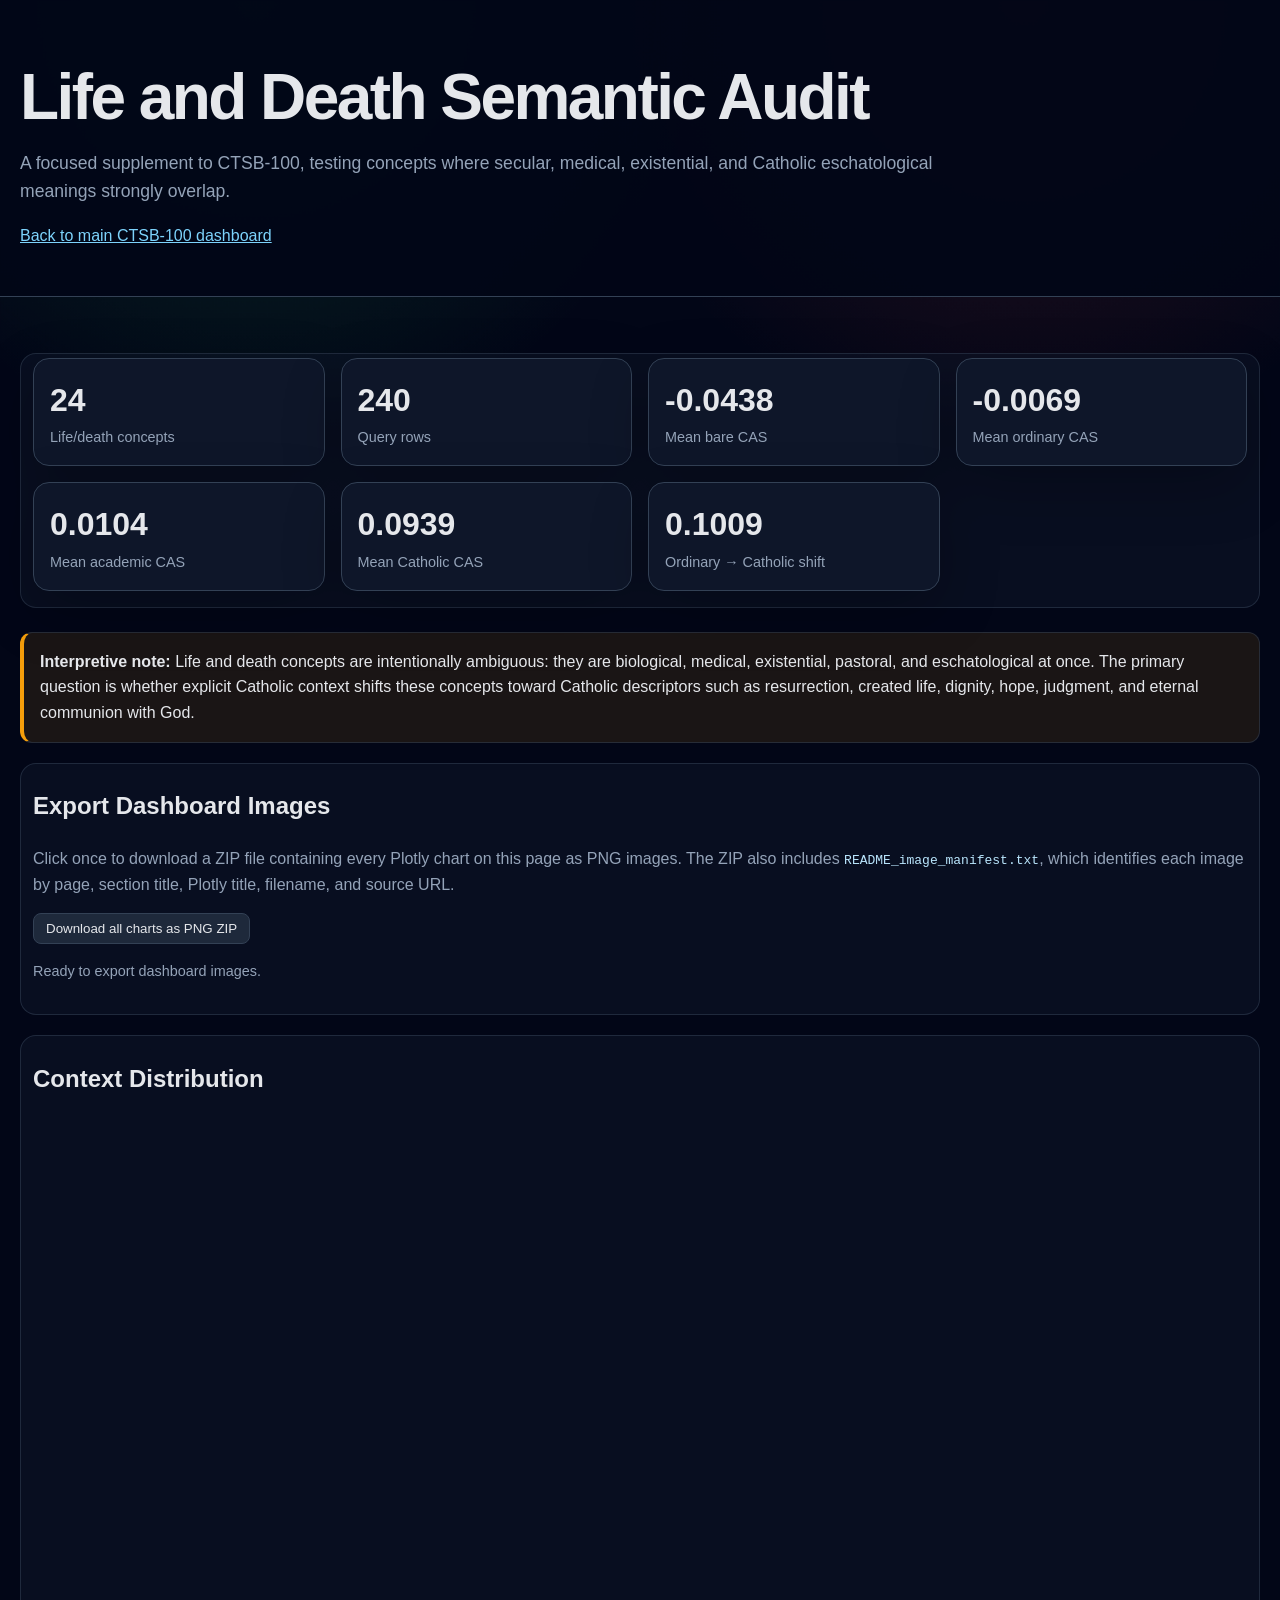
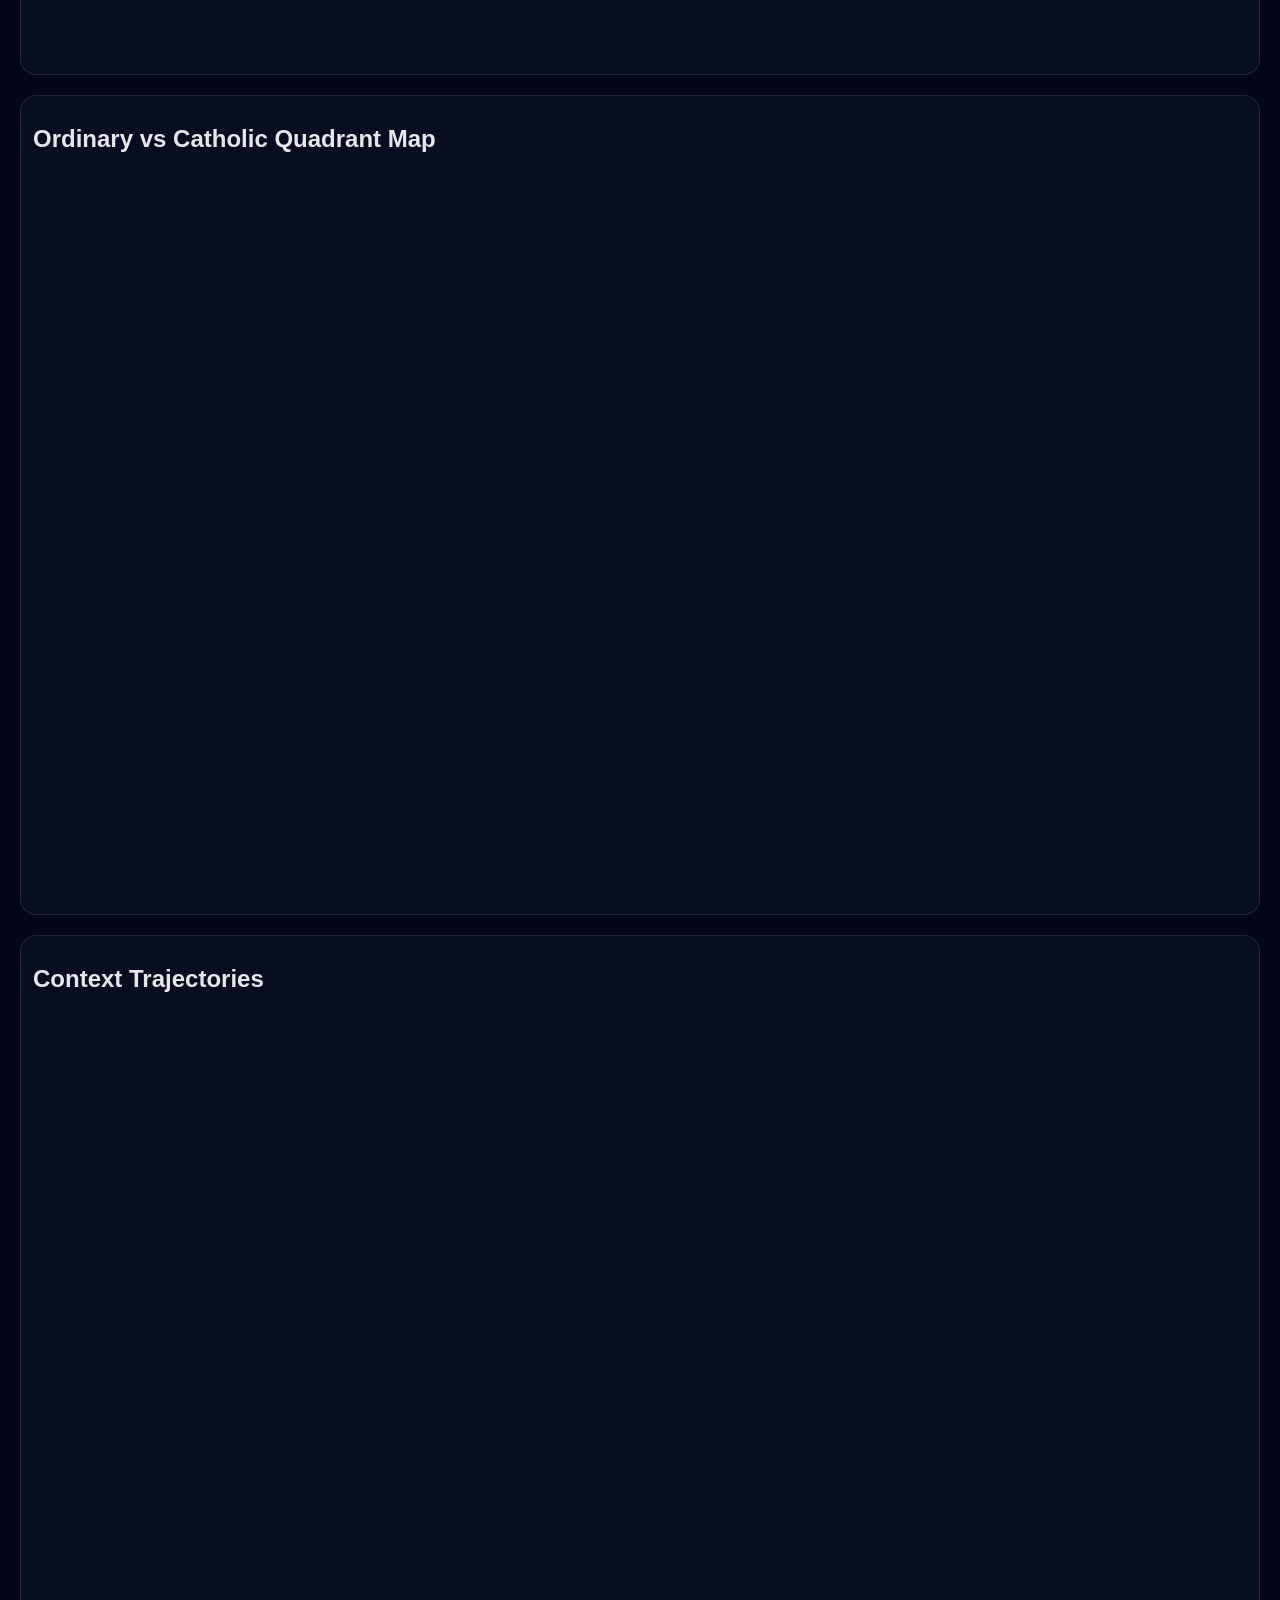
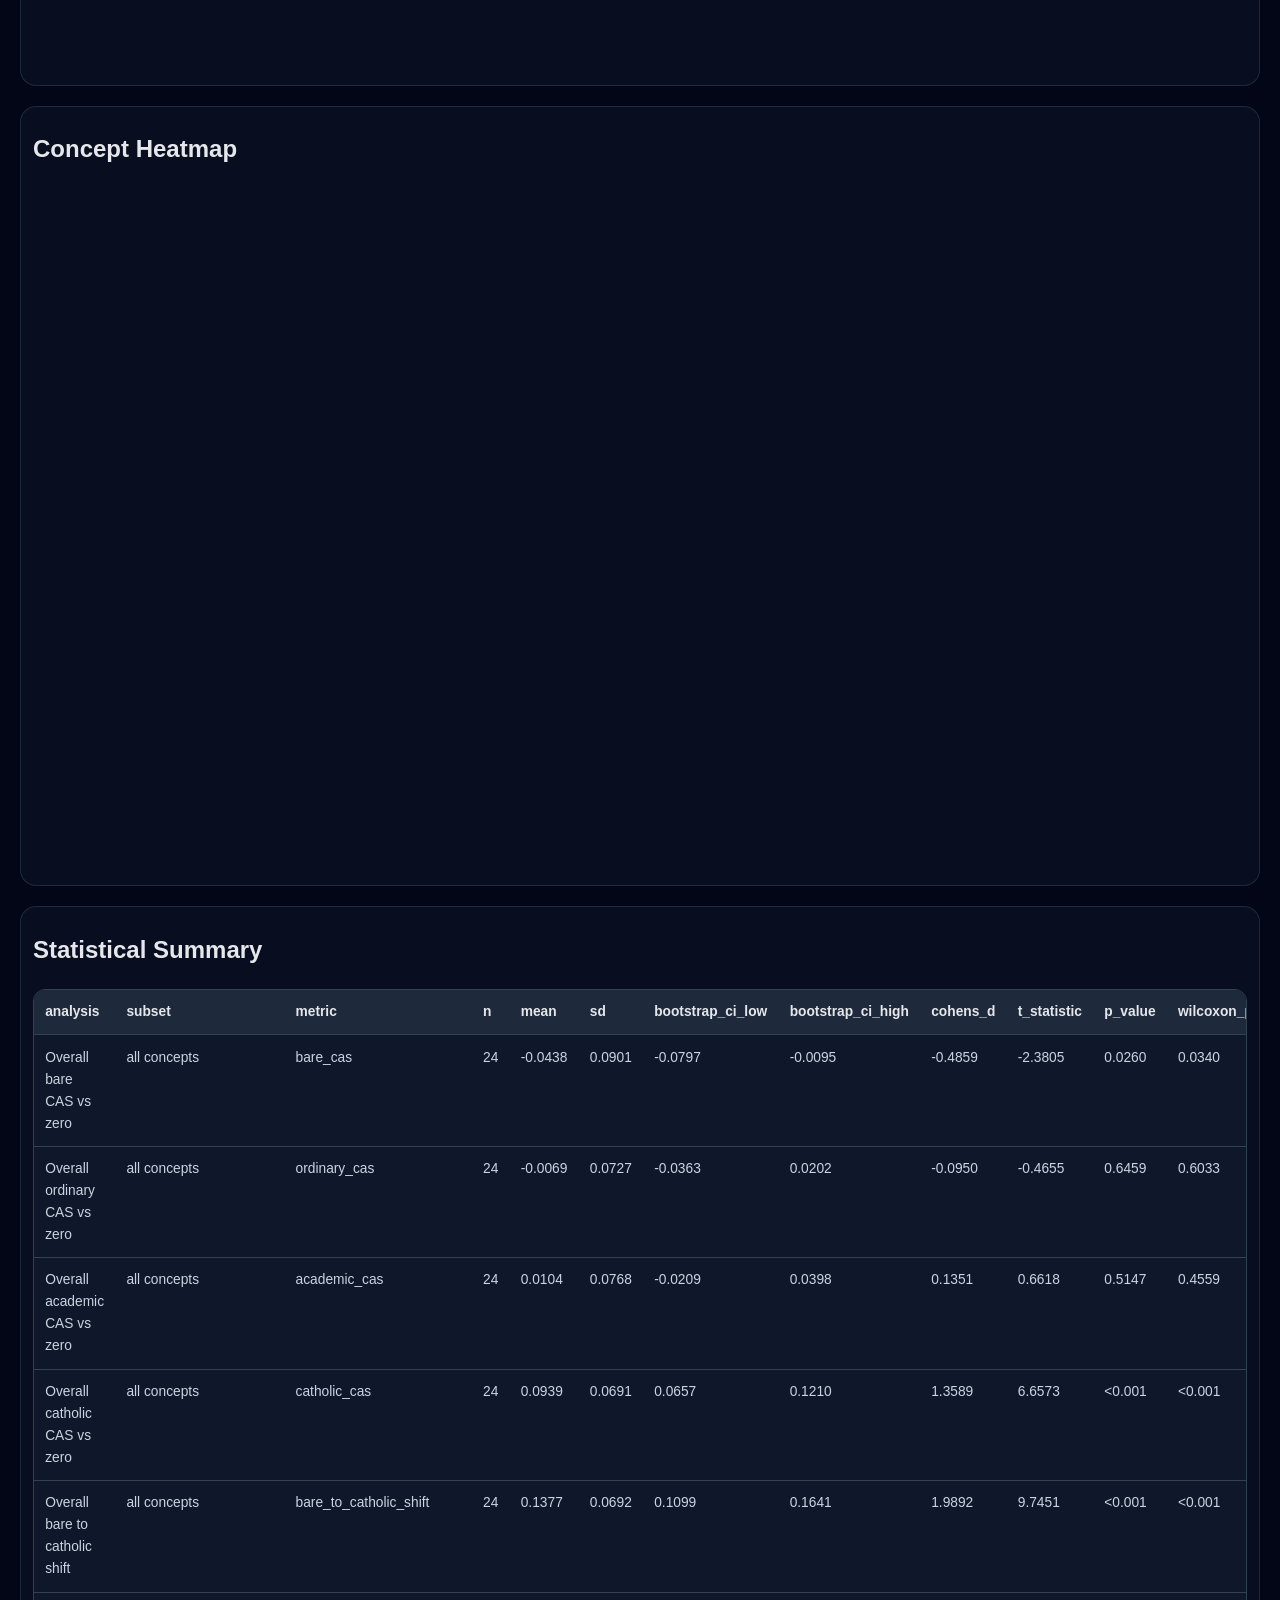
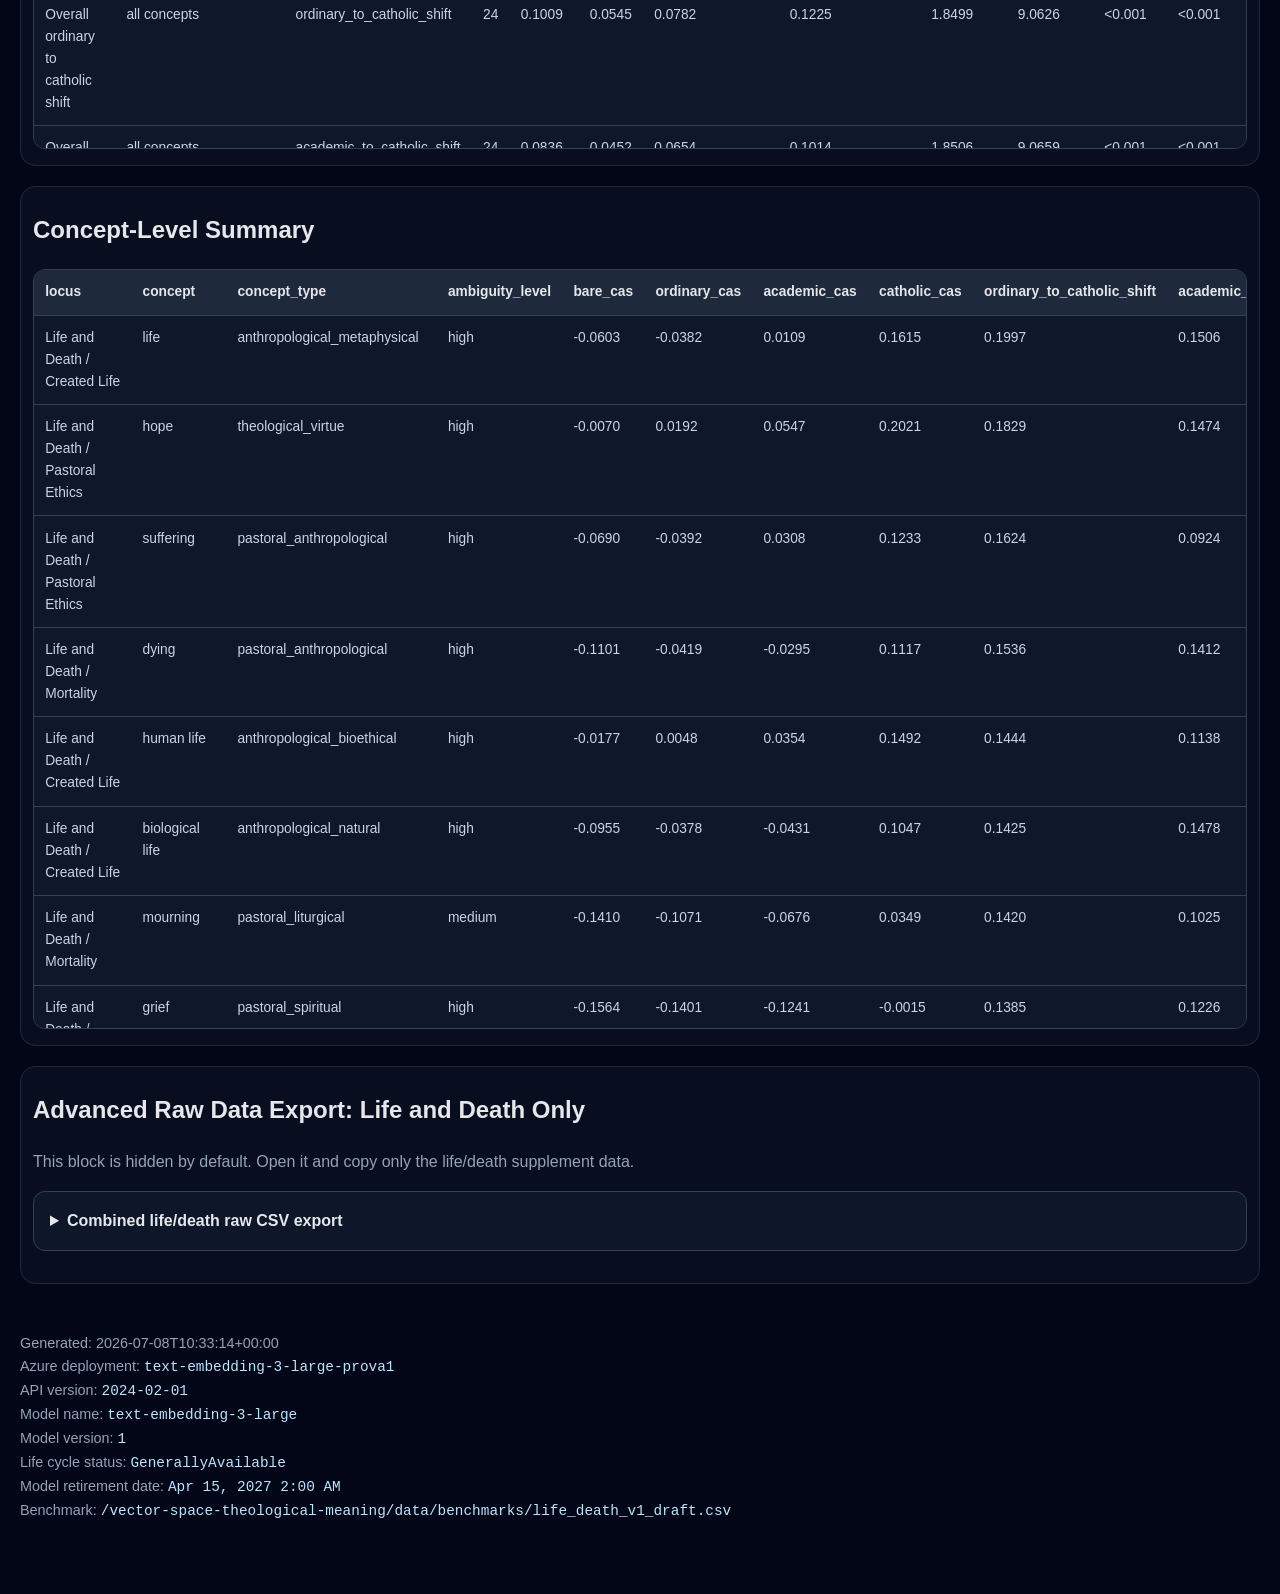
<file: life_death.html>
<!doctype html>
<html lang="en">
<head>
  <meta charset="utf-8">
  <title>Life and Death Semantic Audit</title>
  <meta name="viewport" content="width=device-width, initial-scale=1">
  <style>
    :root {
      color-scheme: dark;
      --bg: #020617;
      --panel: #0f172a;
      --panel-2: #111827;
      --text: #e5e7eb;
      --muted: #94a3b8;
      --border: #334155;
      --accent: #f59e0b;
    }
    * { box-sizing: border-box; }
    html, body { min-height: 100%; background: var(--bg); }
    body {
      margin: 0;
      font-family: -apple-system, BlinkMacSystemFont, "Segoe UI", sans-serif;
      background:
        radial-gradient(circle at 20% 0%, rgba(34, 197, 94, 0.20), transparent 28rem),
        radial-gradient(circle at 80% 0%, rgba(239, 68, 68, 0.18), transparent 28rem),
        var(--bg);
      color: var(--text);
      line-height: 1.6;
    }
    header {
      padding: 4rem 1.25rem 2rem;
      border-bottom: 1px solid var(--border);
      background: rgba(2, 6, 23, 0.94);
    }
    main { max-width: 1380px; margin: 0 auto; padding: 2rem 1.25rem 4rem; }
    .hero { max-width: 1380px; margin: 0 auto; }
    h1 {
      margin: 0 0 0.5rem;
      font-size: clamp(2rem, 5vw, 4rem);
      line-height: 1.05;
      letter-spacing: -0.04em;
    }
    p { color: var(--muted); }
    .tagline { max-width: 980px; font-size: 1.1rem; }
    .grid {
      display: grid;
      grid-template-columns: repeat(4, minmax(0, 1fr));
      gap: 1rem;
      margin: 1.5rem 0;
    }
    .card {
      background: rgba(15, 23, 42, 0.98);
      border: 1px solid var(--border);
      border-radius: 1rem;
      padding: 1rem;
      box-shadow: 0 20px 60px rgba(0,0,0,0.24);
    }
    .metric { font-size: 2rem; font-weight: 750; color: var(--text); }
    .label { color: var(--muted); font-size: 0.9rem; }
    section {
      background: rgba(15, 23, 42, 0.50);
      border: 1px solid rgba(51, 65, 85, 0.55);
      border-radius: 1rem;
      padding: 0.25rem 0.75rem 1rem;
      margin: 1.25rem 0;
    }
    .note {
      border-left: 4px solid var(--accent);
      padding: 1rem;
      background: rgba(245, 158, 11, 0.10);
      border-radius: 0.75rem;
      margin: 1rem 0;
    }
    .scores-table {
      width: 100%;
      border-collapse: collapse;
      font-size: 0.86rem;
    }
    .scores-table th,
    .scores-table td {
      padding: 0.7rem;
      border-bottom: 1px solid var(--border);
      text-align: left;
      vertical-align: top;
    }
    .scores-table th {
      background: #1e293b;
      color: var(--text);
      position: sticky;
      top: 0;
    }
    .scores-table td { color: #cbd5e1; }
    .table-wrap {
      overflow-x: auto;
      max-height: 760px;
      border: 1px solid var(--border);
      border-radius: 0.75rem;
      background: var(--panel);
    }
    details {
      border: 1px solid var(--border);
      border-radius: 0.75rem;
      padding: 1rem;
      background: rgba(15, 23, 42, 0.96);
      margin: 1rem 0;
    }
    summary { cursor: pointer; font-weight: 700; }
    textarea {
      width: 100%;
      min-height: 22rem;
      resize: vertical;
      margin-top: 0.75rem;
      padding: 1rem;
      color: #dbeafe;
      background: #020617;
      border: 1px solid var(--border);
      border-radius: 0.75rem;
      font-family: ui-monospace, SFMono-Regular, Menlo, Monaco, Consolas, "Liberation Mono", monospace;
      font-size: 0.8rem;
      line-height: 1.45;
      white-space: pre;
    }
    button {
      border: 1px solid var(--border);
      border-radius: 0.5rem;
      padding: 0.45rem 0.75rem;
      color: var(--text);
      background: #1e293b;
      cursor: pointer;
    }
    button:hover { background: #334155; }
    code { color: #bae6fd; }
    a { color: #7dd3fc; }
    footer { margin-top: 3rem; color: var(--muted); font-size: 0.9rem; }
    @media (max-width: 980px) { .grid { grid-template-columns: repeat(2, minmax(0, 1fr)); } }
    @media (max-width: 640px) { .grid { grid-template-columns: 1fr; } }
  </style>
</head>
<body>
  <header>
    <div class="hero">
      <h1>Life and Death Semantic Audit</h1>
      <p class="tagline">
        A focused supplement to CTSB-100, testing concepts where secular, medical, existential,
        and Catholic eschatological meanings strongly overlap.
      </p>
      <p><a href="index.html">Back to main CTSB-100 dashboard</a></p>
    </div>
  </header>
  <main>
    <section class="grid" aria-label="summary metrics">
      <div class="card"><div class="metric">24</div><div class="label">Life/death concepts</div></div>
      <div class="card"><div class="metric">240</div><div class="label">Query rows</div></div>
      <div class="card"><div class="metric">-0.0438</div><div class="label">Mean bare CAS</div></div>
      <div class="card"><div class="metric">-0.0069</div><div class="label">Mean ordinary CAS</div></div>
      <div class="card"><div class="metric">0.0104</div><div class="label">Mean academic CAS</div></div>
      <div class="card"><div class="metric">0.0939</div><div class="label">Mean Catholic CAS</div></div>
      <div class="card"><div class="metric">0.1009</div><div class="label">Ordinary → Catholic shift</div></div>
    </section>

    <section class="note">
      <strong>Interpretive note:</strong>
      Life and death concepts are intentionally ambiguous: they are biological, medical,
      existential, pastoral, and eschatological at once. The primary question is whether explicit
      Catholic context shifts these concepts toward Catholic descriptors such as resurrection,
      created life, dignity, hope, judgment, and eternal communion with God.
    </section>

    <section id="dashboard-image-export">
      <h2>Export Dashboard Images</h2>
      <p>
        Click once to download a ZIP file containing every Plotly chart on this page as PNG images.
        The ZIP also includes <code>README_image_manifest.txt</code>, which identifies each image by
        page, section title, Plotly title, filename, and source URL.
      </p>
      <p>
        <button type="button" onclick="downloadAllPlotlyImagesZip()">Download all charts as PNG ZIP</button>
      </p>
      <p id="image-export-status" class="label">Ready to export dashboard images.</p>
    </section>

    <section><h2>Context Distribution</h2><div style="height:540px; width:100%;">                        <script>window.PlotlyConfig = {MathJaxConfig: 'local'};</script>
        <script charset="utf-8" src="https://cdn.plot.ly/plotly-3.6.0.min.js" integrity="sha256-QaOVwtVY0T02VaHrr6pnoHLCwayMJp4O5n4YyaE3rJk=" crossorigin="anonymous"></script>                <div id="114a54f6-6361-415e-91a1-6d466aa06f77" class="plotly-graph-div" style="height:100%; width:100%;"></div>            <script>                window.PLOTLYENV=window.PLOTLYENV || {};                                if (document.getElementById("114a54f6-6361-415e-91a1-6d466aa06f77")) {                    Plotly.newPlot(                        "114a54f6-6361-415e-91a1-6d466aa06f77",                        [{"boxpoints":"all","marker":{"color":"#94a3b8"},"name":"Bare CAS","y":{"dtype":"f8","bdata":"zMzMTHpxuL9gZmZmVuebPwAAAIAwebM\u002fIDMzM2sfkr+YmZmZL9yuvzAzM7MU9rg\u002fgJmZmamjiL+gmZmZwdWCv5yZmZli562\u002fAAAAAF9iqz\u002fQzMzMBnWbPzQzM7PAOb8\u002f0MzMTF91s78AAABA0zG8v4BmZmaOeIS\u002fmJmZWdsFxL+YmZmZ4Imkv5qZmTlZC8K\u002fzszMTH9Nw78AAABAW1nIv4CZmZmB2Hy\u002fAAAAALg7k79kZmZmLKyxv8zMzCwJoM2\u002f"},"type":"box"},{"boxpoints":"all","marker":{"color":"#f97316"},"name":"Ordinary CAS","y":{"dtype":"f8","bdata":"eHd3dx1co78gIiIiXw6XP4mIiGgkyME\u002fVVVVVb2Hcz\u002f\u002f\u002f\u002f9\u002f64ujv93d3V1BKK8\u002fICIiIv7pgT9FRETEbougP2RmZuYY4KC\u002f7+7uriE7tj8gIiIilmacP7y7u3utJLc\u002fWFVV1awHpL+LiIgIbHGlv2hmZqbjt7Q\u002fIiIigs\u002ftwb9lZmbmnHWkP\u002f\u002f\u002f\u002fz\u002fSabu\u002fQ0RExH0mrL\u002ff3d3dq5i4vzUzMzNbr5M\u002f1czMzNytfr9lZmZmSgykvzMzM1MEc8K\u002f"},"type":"box"},{"boxpoints":"all","marker":{"color":"#38bdf8"},"name":"Academic CAS","y":{"dtype":"f8","bdata":"4N3d3a4Tpr\u002fd3d1d61qyP6uqqkpuLsg\u002fm5mZGf8hoj9LVVVVx0aGP7m7uztHLrc\u002fS0RERLr4m78jIiKimJKgPwsRERGrjpm\u002fIyIiYmLpsj8gIiIiu9GiP6qqqgrjxMA\u002fwLu7u486lr9rZmZmgiqev4mIiIhtEbE\u002fvLu7uznHv79lZmZm3limP1hVVdX6TLG\u002fRURERLVkrL8xMzPzkMu3v+Dd3d37Aqw\u002fwLu7u6Mucr\u002fw7u7usJSfPwAAAADCSsC\u002f"},"type":"box"},{"boxpoints":"all","marker":{"color":"#22c55e"},"name":"Catholic CAS","y":{"dtype":"f8","bdata":"qaqqqsLKuj+qqqrKwXvDPxEREdGYRs4\u002fiIiI6HwYwz\u002fv7u4OjKvEP8zMzCxSCsA\u002fExEREQC5qT8QERGxk9i4P1hVVdXR0aQ\u002fZWZmZqmBsz8AAAAAIyOTPyMiIuK2zMI\u002fu7u7285Qtz+8u7t7Mpu8P+\u002fu7h4GL8M\u002fADMzM7NTWb+rqqqKtv7APzUzMzMw4KE\u002fiIiICDlCpj\u002fd3d1dVsigvwAAAKAE4Mk\u002fMzMzM50xsT94d3d3vY+\u002fP4WIiIhcGpu\u002f"},"type":"box"}],                        {"template":{"data":{"barpolar":[{"marker":{"line":{"color":"rgb(17,17,17)","width":0.5},"pattern":{"fillmode":"overlay","size":10,"solidity":0.2}},"type":"barpolar"}],"bar":[{"error_x":{"color":"#f2f5fa"},"error_y":{"color":"#f2f5fa"},"marker":{"line":{"color":"rgb(17,17,17)","width":0.5},"pattern":{"fillmode":"overlay","size":10,"solidity":0.2}},"type":"bar"}],"carpet":[{"aaxis":{"endlinecolor":"#A2B1C6","gridcolor":"#506784","linecolor":"#506784","minorgridcolor":"#506784","startlinecolor":"#A2B1C6"},"baxis":{"endlinecolor":"#A2B1C6","gridcolor":"#506784","linecolor":"#506784","minorgridcolor":"#506784","startlinecolor":"#A2B1C6"},"type":"carpet"}],"choropleth":[{"colorbar":{"outlinewidth":0,"ticks":""},"type":"choropleth"}],"contourcarpet":[{"colorbar":{"outlinewidth":0,"ticks":""},"type":"contourcarpet"}],"contour":[{"colorbar":{"outlinewidth":0,"ticks":""},"colorscale":[[0.0,"#0d0887"],[0.1111111111111111,"#46039f"],[0.2222222222222222,"#7201a8"],[0.3333333333333333,"#9c179e"],[0.4444444444444444,"#bd3786"],[0.5555555555555556,"#d8576b"],[0.6666666666666666,"#ed7953"],[0.7777777777777778,"#fb9f3a"],[0.8888888888888888,"#fdca26"],[1.0,"#f0f921"]],"type":"contour"}],"heatmap":[{"colorbar":{"outlinewidth":0,"ticks":""},"colorscale":[[0.0,"#0d0887"],[0.1111111111111111,"#46039f"],[0.2222222222222222,"#7201a8"],[0.3333333333333333,"#9c179e"],[0.4444444444444444,"#bd3786"],[0.5555555555555556,"#d8576b"],[0.6666666666666666,"#ed7953"],[0.7777777777777778,"#fb9f3a"],[0.8888888888888888,"#fdca26"],[1.0,"#f0f921"]],"type":"heatmap"}],"histogram2dcontour":[{"colorbar":{"outlinewidth":0,"ticks":""},"colorscale":[[0.0,"#0d0887"],[0.1111111111111111,"#46039f"],[0.2222222222222222,"#7201a8"],[0.3333333333333333,"#9c179e"],[0.4444444444444444,"#bd3786"],[0.5555555555555556,"#d8576b"],[0.6666666666666666,"#ed7953"],[0.7777777777777778,"#fb9f3a"],[0.8888888888888888,"#fdca26"],[1.0,"#f0f921"]],"type":"histogram2dcontour"}],"histogram2d":[{"colorbar":{"outlinewidth":0,"ticks":""},"colorscale":[[0.0,"#0d0887"],[0.1111111111111111,"#46039f"],[0.2222222222222222,"#7201a8"],[0.3333333333333333,"#9c179e"],[0.4444444444444444,"#bd3786"],[0.5555555555555556,"#d8576b"],[0.6666666666666666,"#ed7953"],[0.7777777777777778,"#fb9f3a"],[0.8888888888888888,"#fdca26"],[1.0,"#f0f921"]],"type":"histogram2d"}],"histogram":[{"marker":{"pattern":{"fillmode":"overlay","size":10,"solidity":0.2}},"type":"histogram"}],"mesh3d":[{"colorbar":{"outlinewidth":0,"ticks":""},"type":"mesh3d"}],"parcoords":[{"line":{"colorbar":{"outlinewidth":0,"ticks":""}},"type":"parcoords"}],"pie":[{"automargin":true,"type":"pie"}],"scatter3d":[{"line":{"colorbar":{"outlinewidth":0,"ticks":""}},"marker":{"colorbar":{"outlinewidth":0,"ticks":""}},"type":"scatter3d"}],"scattercarpet":[{"marker":{"colorbar":{"outlinewidth":0,"ticks":""}},"type":"scattercarpet"}],"scattergeo":[{"marker":{"colorbar":{"outlinewidth":0,"ticks":""}},"type":"scattergeo"}],"scattergl":[{"marker":{"line":{"color":"#283442"}},"type":"scattergl"}],"scattermapbox":[{"marker":{"colorbar":{"outlinewidth":0,"ticks":""}},"type":"scattermapbox"}],"scattermap":[{"marker":{"colorbar":{"outlinewidth":0,"ticks":""}},"type":"scattermap"}],"scatterpolargl":[{"marker":{"colorbar":{"outlinewidth":0,"ticks":""}},"type":"scatterpolargl"}],"scatterpolar":[{"marker":{"colorbar":{"outlinewidth":0,"ticks":""}},"type":"scatterpolar"}],"scatter":[{"marker":{"line":{"color":"#283442"}},"type":"scatter"}],"scatterternary":[{"marker":{"colorbar":{"outlinewidth":0,"ticks":""}},"type":"scatterternary"}],"surface":[{"colorbar":{"outlinewidth":0,"ticks":""},"colorscale":[[0.0,"#0d0887"],[0.1111111111111111,"#46039f"],[0.2222222222222222,"#7201a8"],[0.3333333333333333,"#9c179e"],[0.4444444444444444,"#bd3786"],[0.5555555555555556,"#d8576b"],[0.6666666666666666,"#ed7953"],[0.7777777777777778,"#fb9f3a"],[0.8888888888888888,"#fdca26"],[1.0,"#f0f921"]],"type":"surface"}],"table":[{"cells":{"fill":{"color":"#506784"},"line":{"color":"rgb(17,17,17)"}},"header":{"fill":{"color":"#2a3f5f"},"line":{"color":"rgb(17,17,17)"}},"type":"table"}]},"layout":{"annotationdefaults":{"arrowcolor":"#f2f5fa","arrowhead":0,"arrowwidth":1},"autotypenumbers":"strict","coloraxis":{"colorbar":{"outlinewidth":0,"ticks":""}},"colorscale":{"diverging":[[0,"#8e0152"],[0.1,"#c51b7d"],[0.2,"#de77ae"],[0.3,"#f1b6da"],[0.4,"#fde0ef"],[0.5,"#f7f7f7"],[0.6,"#e6f5d0"],[0.7,"#b8e186"],[0.8,"#7fbc41"],[0.9,"#4d9221"],[1,"#276419"]],"sequential":[[0.0,"#0d0887"],[0.1111111111111111,"#46039f"],[0.2222222222222222,"#7201a8"],[0.3333333333333333,"#9c179e"],[0.4444444444444444,"#bd3786"],[0.5555555555555556,"#d8576b"],[0.6666666666666666,"#ed7953"],[0.7777777777777778,"#fb9f3a"],[0.8888888888888888,"#fdca26"],[1.0,"#f0f921"]],"sequentialminus":[[0.0,"#0d0887"],[0.1111111111111111,"#46039f"],[0.2222222222222222,"#7201a8"],[0.3333333333333333,"#9c179e"],[0.4444444444444444,"#bd3786"],[0.5555555555555556,"#d8576b"],[0.6666666666666666,"#ed7953"],[0.7777777777777778,"#fb9f3a"],[0.8888888888888888,"#fdca26"],[1.0,"#f0f921"]]},"colorway":["#636efa","#EF553B","#00cc96","#ab63fa","#FFA15A","#19d3f3","#FF6692","#B6E880","#FF97FF","#FECB52"],"font":{"color":"#f2f5fa"},"geo":{"bgcolor":"rgb(17,17,17)","lakecolor":"rgb(17,17,17)","landcolor":"rgb(17,17,17)","showlakes":true,"showland":true,"subunitcolor":"#506784"},"hoverlabel":{"align":"left"},"hovermode":"closest","mapbox":{"style":"dark"},"paper_bgcolor":"rgb(17,17,17)","plot_bgcolor":"rgb(17,17,17)","polar":{"angularaxis":{"gridcolor":"#506784","linecolor":"#506784","ticks":""},"bgcolor":"rgb(17,17,17)","radialaxis":{"gridcolor":"#506784","linecolor":"#506784","ticks":""}},"scene":{"xaxis":{"backgroundcolor":"rgb(17,17,17)","gridcolor":"#506784","gridwidth":2,"linecolor":"#506784","showbackground":true,"ticks":"","zerolinecolor":"#C8D4E3"},"yaxis":{"backgroundcolor":"rgb(17,17,17)","gridcolor":"#506784","gridwidth":2,"linecolor":"#506784","showbackground":true,"ticks":"","zerolinecolor":"#C8D4E3"},"zaxis":{"backgroundcolor":"rgb(17,17,17)","gridcolor":"#506784","gridwidth":2,"linecolor":"#506784","showbackground":true,"ticks":"","zerolinecolor":"#C8D4E3"}},"shapedefaults":{"line":{"color":"#f2f5fa"}},"sliderdefaults":{"bgcolor":"#C8D4E3","bordercolor":"rgb(17,17,17)","borderwidth":1,"tickwidth":0},"ternary":{"aaxis":{"gridcolor":"#506784","linecolor":"#506784","ticks":""},"baxis":{"gridcolor":"#506784","linecolor":"#506784","ticks":""},"bgcolor":"rgb(17,17,17)","caxis":{"gridcolor":"#506784","linecolor":"#506784","ticks":""}},"title":{"x":0.05},"updatemenudefaults":{"bgcolor":"#506784","borderwidth":0},"xaxis":{"automargin":true,"gridcolor":"#283442","linecolor":"#506784","ticks":"","title":{"standoff":15},"zerolinecolor":"#283442","zerolinewidth":2},"yaxis":{"automargin":true,"gridcolor":"#283442","linecolor":"#506784","ticks":"","title":{"standoff":15},"zerolinecolor":"#283442","zerolinewidth":2}}},"shapes":[{"line":{"color":"#e5e7eb","dash":"dash","width":1},"type":"line","x0":0,"x1":1,"xref":"x domain","y0":0,"y1":0,"yref":"y"}],"margin":{"l":40,"r":20,"t":60,"b":60},"title":{"text":"Life and Death: CAS by Query Context"},"height":540,"yaxis":{"title":{"text":"Catholic Alignment Score"}},"font":{"color":"#e5e7eb"},"paper_bgcolor":"#111827","plot_bgcolor":"#111827"},                        {"responsive": true}                    )                };            </script>        </div></section>
    <section><h2>Ordinary vs Catholic Quadrant Map</h2><div style="height:720px; width:100%;">                            <div id="1c58373e-cf74-4204-8560-3ac3c9fcd8c1" class="plotly-graph-div" style="height:100%; width:100%;"></div>            <script>                window.PLOTLYENV=window.PLOTLYENV || {};                                if (document.getElementById("1c58373e-cf74-4204-8560-3ac3c9fcd8c1")) {                    Plotly.newPlot(                        "1c58373e-cf74-4204-8560-3ac3c9fcd8c1",                        [{"customdata":[["biological life",-0.09548153281211852,-0.037812157471974694,-0.043118919928868626,0.10465637842814125,0.14246853590011593],["breath of life",0.0272496700286865,0.02251576085885365,0.07169981996218362,0.15221426387627918,0.12969850301742553],["created life",0.0760679543018341,0.1389203558365504,0.18891695638497671,0.23652944763501485,0.09760909179846444],["human life",-0.01769797801971429,0.004768123229344686,0.03541562259197236,0.14918481210867562,0.14441668887933093],["life",-0.06027363538742064,-0.038176879286766045,0.01087718705336251,0.16148520211378734,0.1996620814005534],["sacredness of life",0.0975048959255218,0.0608539988597234,0.09054990013440446,0.1253149718046188,0.06446097294489542]],"hovertemplate":"\u003cb\u003e%{customdata[0]}\u003c\u002fb\u003e\u003cbr\u003eBare CAS: %{customdata[1]:.4f}\u003cbr\u003eOrdinary CAS: %{customdata[2]:.4f}\u003cbr\u003eAcademic CAS: %{customdata[3]:.4f}\u003cbr\u003eCatholic CAS: %{customdata[4]:.4f}\u003cbr\u003eOrdinary \u2192 Catholic shift: %{customdata[5]:.4f}\u003cextra\u003e\u003c\u002fextra\u003e","marker":{"color":"#22c55e","line":{"color":"#ffffff","width":1},"opacity":0.9,"size":12},"mode":"markers+text","name":"Life and Death \u002f Created Life","text":["biological life","breath of life","created life","human life","life","sacredness of life"],"textposition":"top center","x":{"dtype":"f8","bdata":"eHd3dx1co78gIiIiXw6XP4mIiGgkyME\u002fVVVVVb2Hcz\u002f\u002f\u002f\u002f9\u002f64ujv93d3V1BKK8\u002f"},"y":{"dtype":"f8","bdata":"qaqqqsLKuj+qqqrKwXvDPxEREdGYRs4\u002fiIiI6HwYwz\u002fv7u4OjKvEP8zMzCxSCsA\u002f"},"type":"scatter"},{"customdata":[["eternal life",-0.012030911445617631,0.008747086922327674,-0.027316008011500064,0.050239564975102756,0.04149247805277508],["heaven",-0.009196770191192638,0.032313786943753565,0.032368440429369615,0.09705470154682794,0.06474091460307438],["hell",-0.05840595364570619,-0.03295972645282744,-0.024958298603693623,0.04066329697767895,0.07362302343050639],["judgment after death",0.05348488688468933,0.08683977623780569,0.07387366195519766,0.07619723081588743,-0.010642545421918254],["purgatory",0.026813608407974254,0.027735086282094312,0.03675637046496072,0.01868872344493866,-0.009046362837155653],["resurrection",0.12197498679161073,0.09040340681870779,0.13100851078828174,0.14687238732973737,0.05646898051102958]],"hovertemplate":"\u003cb\u003e%{customdata[0]}\u003c\u002fb\u003e\u003cbr\u003eBare CAS: %{customdata[1]:.4f}\u003cbr\u003eOrdinary CAS: %{customdata[2]:.4f}\u003cbr\u003eAcademic CAS: %{customdata[3]:.4f}\u003cbr\u003eCatholic CAS: %{customdata[4]:.4f}\u003cbr\u003eOrdinary \u2192 Catholic shift: %{customdata[5]:.4f}\u003cextra\u003e\u003c\u002fextra\u003e","marker":{"color":"#a855f7","line":{"color":"#ffffff","width":1},"opacity":0.9,"size":12},"mode":"markers+text","name":"Life and Death \u002f Eschatology","text":["eternal life","heaven","hell","judgment after death","purgatory","resurrection"],"textposition":"top center","x":{"dtype":"f8","bdata":"ICIiIv7pgT9FRETEbougP2RmZuYY4KC\u002f7+7uriE7tj8gIiIilmacP7y7u3utJLc\u002f"},"y":{"dtype":"f8","bdata":"ExEREQC5qT8QERGxk9i4P1hVVdXR0aQ\u002fZWZmZqmBsz8AAAAAIyOTPyMiIuK2zMI\u002f"},"type":"scatter"},{"customdata":[["death",-0.07600970864295964,-0.03912105659643811,-0.021707769234975194,0.09107678284247715,0.13019783943891527],["dying",-0.1101352721452713,-0.041880966226259884,-0.029459035396575944,0.11174312134583791,0.1536240875720978],["end of life",-0.009995567798614546,0.08093092739582064,0.0666721781094869,0.14987255583206813,0.06894162843624749],["grief",-0.15642873644828792,-0.14006990293661753,-0.12413369019826254,-0.0015458345413207897,0.13852406839529674],["mortality",-0.040114420652389515,0.03995981514453887,0.043646764755249014,0.13277322550614676,0.0928134103616079],["mourning",-0.14097132980823518,-0.10708345472812651,-0.0675808688004812,0.0349135458469391,0.14199700057506562]],"hovertemplate":"\u003cb\u003e%{customdata[0]}\u003c\u002fb\u003e\u003cbr\u003eBare CAS: %{customdata[1]:.4f}\u003cbr\u003eOrdinary CAS: %{customdata[2]:.4f}\u003cbr\u003eAcademic CAS: %{customdata[3]:.4f}\u003cbr\u003eCatholic CAS: %{customdata[4]:.4f}\u003cbr\u003eOrdinary \u2192 Catholic shift: %{customdata[5]:.4f}\u003cextra\u003e\u003c\u002fextra\u003e","marker":{"color":"#ef4444","line":{"color":"#ffffff","width":1},"opacity":0.9,"size":12},"mode":"markers+text","name":"Life and Death \u002f Mortality","text":["death","dying","end of life","grief","mortality","mourning"],"textposition":"top center","x":{"dtype":"f8","bdata":"WFVV1awHpL+LiIgIbHGlv2hmZqbjt7Q\u002fIiIigs\u002ftwb9lZmbmnHWkP\u002f\u002f\u002f\u002fz\u002fSabu\u002f"},"y":{"dtype":"f8","bdata":"u7u7285Qtz+8u7t7Mpu8P+\u002fu7h4GL8M\u002fADMzM7NTWb+rqqqKtv7APzUzMzMw4KE\u002f"},"type":"scatter"},{"customdata":[["end-of-life care",-0.15080252885818485,-0.05498116513093312,-0.05545584162076315,0.04347398976484934,0.09845515489578247],["euthanasia",-0.1902269423007965,-0.09607957998911541,-0.09294992387294766,-0.032778452833493545,0.06330112715562186],["hope",-0.0070424139499664085,0.01922361850738526,0.05471026500066123,0.20214898884296417,0.1829253703355789],["martyrdom",-0.018782496452331543,-0.007490026950836189,-0.004439010222752893,0.06716330051422119,0.07465332746505737],["suffering",-0.069033408164978,-0.039156270027160635,0.03084064920743307,0.12328704992930095,0.16244331995646158],["suicide",-0.2314464062452316,-0.1441350370645523,-0.12728142738342285,-0.026467748483022042,0.11766728858153026]],"hovertemplate":"\u003cb\u003e%{customdata[0]}\u003c\u002fb\u003e\u003cbr\u003eBare CAS: %{customdata[1]:.4f}\u003cbr\u003eOrdinary CAS: %{customdata[2]:.4f}\u003cbr\u003eAcademic CAS: %{customdata[3]:.4f}\u003cbr\u003eCatholic CAS: %{customdata[4]:.4f}\u003cbr\u003eOrdinary \u2192 Catholic shift: %{customdata[5]:.4f}\u003cextra\u003e\u003c\u002fextra\u003e","marker":{"color":"#f59e0b","line":{"color":"#ffffff","width":1},"opacity":0.9,"size":12},"mode":"markers+text","name":"Life and Death \u002f Pastoral Ethics","text":["end-of-life care","euthanasia","hope","martyrdom","suffering","suicide"],"textposition":"top center","x":{"dtype":"f8","bdata":"Q0RExH0mrL\u002ff3d3dq5i4vzUzMzNbr5M\u002f1czMzNytfr9lZmZmSgykvzMzM1MEc8K\u002f"},"y":{"dtype":"f8","bdata":"iIiICDlCpj\u002fd3d1dVsigvwAAAKAE4Mk\u002fMzMzM50xsT94d3d3vY+\u002fP4WIiIhcGpu\u002f"},"type":"scatter"}],                        {"template":{"data":{"barpolar":[{"marker":{"line":{"color":"rgb(17,17,17)","width":0.5},"pattern":{"fillmode":"overlay","size":10,"solidity":0.2}},"type":"barpolar"}],"bar":[{"error_x":{"color":"#f2f5fa"},"error_y":{"color":"#f2f5fa"},"marker":{"line":{"color":"rgb(17,17,17)","width":0.5},"pattern":{"fillmode":"overlay","size":10,"solidity":0.2}},"type":"bar"}],"carpet":[{"aaxis":{"endlinecolor":"#A2B1C6","gridcolor":"#506784","linecolor":"#506784","minorgridcolor":"#506784","startlinecolor":"#A2B1C6"},"baxis":{"endlinecolor":"#A2B1C6","gridcolor":"#506784","linecolor":"#506784","minorgridcolor":"#506784","startlinecolor":"#A2B1C6"},"type":"carpet"}],"choropleth":[{"colorbar":{"outlinewidth":0,"ticks":""},"type":"choropleth"}],"contourcarpet":[{"colorbar":{"outlinewidth":0,"ticks":""},"type":"contourcarpet"}],"contour":[{"colorbar":{"outlinewidth":0,"ticks":""},"colorscale":[[0.0,"#0d0887"],[0.1111111111111111,"#46039f"],[0.2222222222222222,"#7201a8"],[0.3333333333333333,"#9c179e"],[0.4444444444444444,"#bd3786"],[0.5555555555555556,"#d8576b"],[0.6666666666666666,"#ed7953"],[0.7777777777777778,"#fb9f3a"],[0.8888888888888888,"#fdca26"],[1.0,"#f0f921"]],"type":"contour"}],"heatmap":[{"colorbar":{"outlinewidth":0,"ticks":""},"colorscale":[[0.0,"#0d0887"],[0.1111111111111111,"#46039f"],[0.2222222222222222,"#7201a8"],[0.3333333333333333,"#9c179e"],[0.4444444444444444,"#bd3786"],[0.5555555555555556,"#d8576b"],[0.6666666666666666,"#ed7953"],[0.7777777777777778,"#fb9f3a"],[0.8888888888888888,"#fdca26"],[1.0,"#f0f921"]],"type":"heatmap"}],"histogram2dcontour":[{"colorbar":{"outlinewidth":0,"ticks":""},"colorscale":[[0.0,"#0d0887"],[0.1111111111111111,"#46039f"],[0.2222222222222222,"#7201a8"],[0.3333333333333333,"#9c179e"],[0.4444444444444444,"#bd3786"],[0.5555555555555556,"#d8576b"],[0.6666666666666666,"#ed7953"],[0.7777777777777778,"#fb9f3a"],[0.8888888888888888,"#fdca26"],[1.0,"#f0f921"]],"type":"histogram2dcontour"}],"histogram2d":[{"colorbar":{"outlinewidth":0,"ticks":""},"colorscale":[[0.0,"#0d0887"],[0.1111111111111111,"#46039f"],[0.2222222222222222,"#7201a8"],[0.3333333333333333,"#9c179e"],[0.4444444444444444,"#bd3786"],[0.5555555555555556,"#d8576b"],[0.6666666666666666,"#ed7953"],[0.7777777777777778,"#fb9f3a"],[0.8888888888888888,"#fdca26"],[1.0,"#f0f921"]],"type":"histogram2d"}],"histogram":[{"marker":{"pattern":{"fillmode":"overlay","size":10,"solidity":0.2}},"type":"histogram"}],"mesh3d":[{"colorbar":{"outlinewidth":0,"ticks":""},"type":"mesh3d"}],"parcoords":[{"line":{"colorbar":{"outlinewidth":0,"ticks":""}},"type":"parcoords"}],"pie":[{"automargin":true,"type":"pie"}],"scatter3d":[{"line":{"colorbar":{"outlinewidth":0,"ticks":""}},"marker":{"colorbar":{"outlinewidth":0,"ticks":""}},"type":"scatter3d"}],"scattercarpet":[{"marker":{"colorbar":{"outlinewidth":0,"ticks":""}},"type":"scattercarpet"}],"scattergeo":[{"marker":{"colorbar":{"outlinewidth":0,"ticks":""}},"type":"scattergeo"}],"scattergl":[{"marker":{"line":{"color":"#283442"}},"type":"scattergl"}],"scattermapbox":[{"marker":{"colorbar":{"outlinewidth":0,"ticks":""}},"type":"scattermapbox"}],"scattermap":[{"marker":{"colorbar":{"outlinewidth":0,"ticks":""}},"type":"scattermap"}],"scatterpolargl":[{"marker":{"colorbar":{"outlinewidth":0,"ticks":""}},"type":"scatterpolargl"}],"scatterpolar":[{"marker":{"colorbar":{"outlinewidth":0,"ticks":""}},"type":"scatterpolar"}],"scatter":[{"marker":{"line":{"color":"#283442"}},"type":"scatter"}],"scatterternary":[{"marker":{"colorbar":{"outlinewidth":0,"ticks":""}},"type":"scatterternary"}],"surface":[{"colorbar":{"outlinewidth":0,"ticks":""},"colorscale":[[0.0,"#0d0887"],[0.1111111111111111,"#46039f"],[0.2222222222222222,"#7201a8"],[0.3333333333333333,"#9c179e"],[0.4444444444444444,"#bd3786"],[0.5555555555555556,"#d8576b"],[0.6666666666666666,"#ed7953"],[0.7777777777777778,"#fb9f3a"],[0.8888888888888888,"#fdca26"],[1.0,"#f0f921"]],"type":"surface"}],"table":[{"cells":{"fill":{"color":"#506784"},"line":{"color":"rgb(17,17,17)"}},"header":{"fill":{"color":"#2a3f5f"},"line":{"color":"rgb(17,17,17)"}},"type":"table"}]},"layout":{"annotationdefaults":{"arrowcolor":"#f2f5fa","arrowhead":0,"arrowwidth":1},"autotypenumbers":"strict","coloraxis":{"colorbar":{"outlinewidth":0,"ticks":""}},"colorscale":{"diverging":[[0,"#8e0152"],[0.1,"#c51b7d"],[0.2,"#de77ae"],[0.3,"#f1b6da"],[0.4,"#fde0ef"],[0.5,"#f7f7f7"],[0.6,"#e6f5d0"],[0.7,"#b8e186"],[0.8,"#7fbc41"],[0.9,"#4d9221"],[1,"#276419"]],"sequential":[[0.0,"#0d0887"],[0.1111111111111111,"#46039f"],[0.2222222222222222,"#7201a8"],[0.3333333333333333,"#9c179e"],[0.4444444444444444,"#bd3786"],[0.5555555555555556,"#d8576b"],[0.6666666666666666,"#ed7953"],[0.7777777777777778,"#fb9f3a"],[0.8888888888888888,"#fdca26"],[1.0,"#f0f921"]],"sequentialminus":[[0.0,"#0d0887"],[0.1111111111111111,"#46039f"],[0.2222222222222222,"#7201a8"],[0.3333333333333333,"#9c179e"],[0.4444444444444444,"#bd3786"],[0.5555555555555556,"#d8576b"],[0.6666666666666666,"#ed7953"],[0.7777777777777778,"#fb9f3a"],[0.8888888888888888,"#fdca26"],[1.0,"#f0f921"]]},"colorway":["#636efa","#EF553B","#00cc96","#ab63fa","#FFA15A","#19d3f3","#FF6692","#B6E880","#FF97FF","#FECB52"],"font":{"color":"#f2f5fa"},"geo":{"bgcolor":"rgb(17,17,17)","lakecolor":"rgb(17,17,17)","landcolor":"rgb(17,17,17)","showlakes":true,"showland":true,"subunitcolor":"#506784"},"hoverlabel":{"align":"left"},"hovermode":"closest","mapbox":{"style":"dark"},"paper_bgcolor":"rgb(17,17,17)","plot_bgcolor":"rgb(17,17,17)","polar":{"angularaxis":{"gridcolor":"#506784","linecolor":"#506784","ticks":""},"bgcolor":"rgb(17,17,17)","radialaxis":{"gridcolor":"#506784","linecolor":"#506784","ticks":""}},"scene":{"xaxis":{"backgroundcolor":"rgb(17,17,17)","gridcolor":"#506784","gridwidth":2,"linecolor":"#506784","showbackground":true,"ticks":"","zerolinecolor":"#C8D4E3"},"yaxis":{"backgroundcolor":"rgb(17,17,17)","gridcolor":"#506784","gridwidth":2,"linecolor":"#506784","showbackground":true,"ticks":"","zerolinecolor":"#C8D4E3"},"zaxis":{"backgroundcolor":"rgb(17,17,17)","gridcolor":"#506784","gridwidth":2,"linecolor":"#506784","showbackground":true,"ticks":"","zerolinecolor":"#C8D4E3"}},"shapedefaults":{"line":{"color":"#f2f5fa"}},"sliderdefaults":{"bgcolor":"#C8D4E3","bordercolor":"rgb(17,17,17)","borderwidth":1,"tickwidth":0},"ternary":{"aaxis":{"gridcolor":"#506784","linecolor":"#506784","ticks":""},"baxis":{"gridcolor":"#506784","linecolor":"#506784","ticks":""},"bgcolor":"rgb(17,17,17)","caxis":{"gridcolor":"#506784","linecolor":"#506784","ticks":""}},"title":{"x":0.05},"updatemenudefaults":{"bgcolor":"#506784","borderwidth":0},"xaxis":{"automargin":true,"gridcolor":"#283442","linecolor":"#506784","ticks":"","title":{"standoff":15},"zerolinecolor":"#283442","zerolinewidth":2},"yaxis":{"automargin":true,"gridcolor":"#283442","linecolor":"#506784","ticks":"","title":{"standoff":15},"zerolinecolor":"#283442","zerolinewidth":2}}},"shapes":[{"line":{"color":"#e5e7eb","dash":"dash","width":1},"type":"line","x0":0,"x1":1,"xref":"x domain","y0":0,"y1":0,"yref":"y"},{"line":{"color":"#e5e7eb","dash":"dash","width":1},"type":"line","x0":0,"x1":0,"xref":"x","y0":0,"y1":1,"yref":"y domain"}],"margin":{"l":40,"r":20,"t":60,"b":60},"title":{"text":"Ordinary Usage vs Catholic Context"},"height":720,"xaxis":{"title":{"text":"Ordinary CAS"}},"yaxis":{"title":{"text":"Catholic CAS"}},"font":{"color":"#e5e7eb"},"paper_bgcolor":"#111827","plot_bgcolor":"#111827"},                        {"responsive": true}                    )                };            </script>        </div></section>
    <section><h2>Context Trajectories</h2><div style="height:650px; width:100%;">                            <div id="3f55eb3a-2626-4d98-b652-2911fd779744" class="plotly-graph-div" style="height:100%; width:100%;"></div>            <script>                window.PLOTLYENV=window.PLOTLYENV || {};                                if (document.getElementById("3f55eb3a-2626-4d98-b652-2911fd779744")) {                    Plotly.newPlot(                        "3f55eb3a-2626-4d98-b652-2911fd779744",                        [{"hoverinfo":"text","hovertext":["biological life\u003cbr\u003eBare: -0.0955\u003cbr\u003eOrdinary: -0.0378\u003cbr\u003eAcademic: -0.0431\u003cbr\u003eCatholic: 0.1047\u003cbr\u003eOrdinary \u2192 Catholic: 0.1425","biological life\u003cbr\u003eBare: -0.0955\u003cbr\u003eOrdinary: -0.0378\u003cbr\u003eAcademic: -0.0431\u003cbr\u003eCatholic: 0.1047\u003cbr\u003eOrdinary \u2192 Catholic: 0.1425","biological life\u003cbr\u003eBare: -0.0955\u003cbr\u003eOrdinary: -0.0378\u003cbr\u003eAcademic: -0.0431\u003cbr\u003eCatholic: 0.1047\u003cbr\u003eOrdinary \u2192 Catholic: 0.1425","biological life\u003cbr\u003eBare: -0.0955\u003cbr\u003eOrdinary: -0.0378\u003cbr\u003eAcademic: -0.0431\u003cbr\u003eCatholic: 0.1047\u003cbr\u003eOrdinary \u2192 Catholic: 0.1425",null,"breath of life\u003cbr\u003eBare: 0.0272\u003cbr\u003eOrdinary: 0.0225\u003cbr\u003eAcademic: 0.0717\u003cbr\u003eCatholic: 0.1522\u003cbr\u003eOrdinary \u2192 Catholic: 0.1297","breath of life\u003cbr\u003eBare: 0.0272\u003cbr\u003eOrdinary: 0.0225\u003cbr\u003eAcademic: 0.0717\u003cbr\u003eCatholic: 0.1522\u003cbr\u003eOrdinary \u2192 Catholic: 0.1297","breath of life\u003cbr\u003eBare: 0.0272\u003cbr\u003eOrdinary: 0.0225\u003cbr\u003eAcademic: 0.0717\u003cbr\u003eCatholic: 0.1522\u003cbr\u003eOrdinary \u2192 Catholic: 0.1297","breath of life\u003cbr\u003eBare: 0.0272\u003cbr\u003eOrdinary: 0.0225\u003cbr\u003eAcademic: 0.0717\u003cbr\u003eCatholic: 0.1522\u003cbr\u003eOrdinary \u2192 Catholic: 0.1297",null,"created life\u003cbr\u003eBare: 0.0761\u003cbr\u003eOrdinary: 0.1389\u003cbr\u003eAcademic: 0.1889\u003cbr\u003eCatholic: 0.2365\u003cbr\u003eOrdinary \u2192 Catholic: 0.0976","created life\u003cbr\u003eBare: 0.0761\u003cbr\u003eOrdinary: 0.1389\u003cbr\u003eAcademic: 0.1889\u003cbr\u003eCatholic: 0.2365\u003cbr\u003eOrdinary \u2192 Catholic: 0.0976","created life\u003cbr\u003eBare: 0.0761\u003cbr\u003eOrdinary: 0.1389\u003cbr\u003eAcademic: 0.1889\u003cbr\u003eCatholic: 0.2365\u003cbr\u003eOrdinary \u2192 Catholic: 0.0976","created life\u003cbr\u003eBare: 0.0761\u003cbr\u003eOrdinary: 0.1389\u003cbr\u003eAcademic: 0.1889\u003cbr\u003eCatholic: 0.2365\u003cbr\u003eOrdinary \u2192 Catholic: 0.0976",null,"human life\u003cbr\u003eBare: -0.0177\u003cbr\u003eOrdinary: 0.0048\u003cbr\u003eAcademic: 0.0354\u003cbr\u003eCatholic: 0.1492\u003cbr\u003eOrdinary \u2192 Catholic: 0.1444","human life\u003cbr\u003eBare: -0.0177\u003cbr\u003eOrdinary: 0.0048\u003cbr\u003eAcademic: 0.0354\u003cbr\u003eCatholic: 0.1492\u003cbr\u003eOrdinary \u2192 Catholic: 0.1444","human life\u003cbr\u003eBare: -0.0177\u003cbr\u003eOrdinary: 0.0048\u003cbr\u003eAcademic: 0.0354\u003cbr\u003eCatholic: 0.1492\u003cbr\u003eOrdinary \u2192 Catholic: 0.1444","human life\u003cbr\u003eBare: -0.0177\u003cbr\u003eOrdinary: 0.0048\u003cbr\u003eAcademic: 0.0354\u003cbr\u003eCatholic: 0.1492\u003cbr\u003eOrdinary \u2192 Catholic: 0.1444",null,"life\u003cbr\u003eBare: -0.0603\u003cbr\u003eOrdinary: -0.0382\u003cbr\u003eAcademic: 0.0109\u003cbr\u003eCatholic: 0.1615\u003cbr\u003eOrdinary \u2192 Catholic: 0.1997","life\u003cbr\u003eBare: -0.0603\u003cbr\u003eOrdinary: -0.0382\u003cbr\u003eAcademic: 0.0109\u003cbr\u003eCatholic: 0.1615\u003cbr\u003eOrdinary \u2192 Catholic: 0.1997","life\u003cbr\u003eBare: -0.0603\u003cbr\u003eOrdinary: -0.0382\u003cbr\u003eAcademic: 0.0109\u003cbr\u003eCatholic: 0.1615\u003cbr\u003eOrdinary \u2192 Catholic: 0.1997","life\u003cbr\u003eBare: -0.0603\u003cbr\u003eOrdinary: -0.0382\u003cbr\u003eAcademic: 0.0109\u003cbr\u003eCatholic: 0.1615\u003cbr\u003eOrdinary \u2192 Catholic: 0.1997",null,"sacredness of life\u003cbr\u003eBare: 0.0975\u003cbr\u003eOrdinary: 0.0609\u003cbr\u003eAcademic: 0.0905\u003cbr\u003eCatholic: 0.1253\u003cbr\u003eOrdinary \u2192 Catholic: 0.0645","sacredness of life\u003cbr\u003eBare: 0.0975\u003cbr\u003eOrdinary: 0.0609\u003cbr\u003eAcademic: 0.0905\u003cbr\u003eCatholic: 0.1253\u003cbr\u003eOrdinary \u2192 Catholic: 0.0645","sacredness of life\u003cbr\u003eBare: 0.0975\u003cbr\u003eOrdinary: 0.0609\u003cbr\u003eAcademic: 0.0905\u003cbr\u003eCatholic: 0.1253\u003cbr\u003eOrdinary \u2192 Catholic: 0.0645","sacredness of life\u003cbr\u003eBare: 0.0975\u003cbr\u003eOrdinary: 0.0609\u003cbr\u003eAcademic: 0.0905\u003cbr\u003eCatholic: 0.1253\u003cbr\u003eOrdinary \u2192 Catholic: 0.0645",null],"line":{"color":"#22c55e","width":1.8},"marker":{"color":"#22c55e","size":7},"mode":"lines+markers","name":"Life and Death \u002f Created Life","x":["bare","ordinary","academic","catholic",null,"bare","ordinary","academic","catholic",null,"bare","ordinary","academic","catholic",null,"bare","ordinary","academic","catholic",null,"bare","ordinary","academic","catholic",null,"bare","ordinary","academic","catholic",null],"y":[-0.09548153281211852,-0.037812157471974694,-0.043118919928868626,0.10465637842814125,null,0.0272496700286865,0.02251576085885365,0.07169981996218362,0.15221426387627918,null,0.0760679543018341,0.1389203558365504,0.18891695638497671,0.23652944763501485,null,-0.01769797801971429,0.004768123229344686,0.03541562259197236,0.14918481210867562,null,-0.06027363538742064,-0.038176879286766045,0.01087718705336251,0.16148520211378734,null,0.0975048959255218,0.0608539988597234,0.09054990013440446,0.1253149718046188,null],"type":"scatter"},{"hoverinfo":"text","hovertext":["eternal life\u003cbr\u003eBare: -0.0120\u003cbr\u003eOrdinary: 0.0087\u003cbr\u003eAcademic: -0.0273\u003cbr\u003eCatholic: 0.0502\u003cbr\u003eOrdinary \u2192 Catholic: 0.0415","eternal life\u003cbr\u003eBare: -0.0120\u003cbr\u003eOrdinary: 0.0087\u003cbr\u003eAcademic: -0.0273\u003cbr\u003eCatholic: 0.0502\u003cbr\u003eOrdinary \u2192 Catholic: 0.0415","eternal life\u003cbr\u003eBare: -0.0120\u003cbr\u003eOrdinary: 0.0087\u003cbr\u003eAcademic: -0.0273\u003cbr\u003eCatholic: 0.0502\u003cbr\u003eOrdinary \u2192 Catholic: 0.0415","eternal life\u003cbr\u003eBare: -0.0120\u003cbr\u003eOrdinary: 0.0087\u003cbr\u003eAcademic: -0.0273\u003cbr\u003eCatholic: 0.0502\u003cbr\u003eOrdinary \u2192 Catholic: 0.0415",null,"heaven\u003cbr\u003eBare: -0.0092\u003cbr\u003eOrdinary: 0.0323\u003cbr\u003eAcademic: 0.0324\u003cbr\u003eCatholic: 0.0971\u003cbr\u003eOrdinary \u2192 Catholic: 0.0647","heaven\u003cbr\u003eBare: -0.0092\u003cbr\u003eOrdinary: 0.0323\u003cbr\u003eAcademic: 0.0324\u003cbr\u003eCatholic: 0.0971\u003cbr\u003eOrdinary \u2192 Catholic: 0.0647","heaven\u003cbr\u003eBare: -0.0092\u003cbr\u003eOrdinary: 0.0323\u003cbr\u003eAcademic: 0.0324\u003cbr\u003eCatholic: 0.0971\u003cbr\u003eOrdinary \u2192 Catholic: 0.0647","heaven\u003cbr\u003eBare: -0.0092\u003cbr\u003eOrdinary: 0.0323\u003cbr\u003eAcademic: 0.0324\u003cbr\u003eCatholic: 0.0971\u003cbr\u003eOrdinary \u2192 Catholic: 0.0647",null,"hell\u003cbr\u003eBare: -0.0584\u003cbr\u003eOrdinary: -0.0330\u003cbr\u003eAcademic: -0.0250\u003cbr\u003eCatholic: 0.0407\u003cbr\u003eOrdinary \u2192 Catholic: 0.0736","hell\u003cbr\u003eBare: -0.0584\u003cbr\u003eOrdinary: -0.0330\u003cbr\u003eAcademic: -0.0250\u003cbr\u003eCatholic: 0.0407\u003cbr\u003eOrdinary \u2192 Catholic: 0.0736","hell\u003cbr\u003eBare: -0.0584\u003cbr\u003eOrdinary: -0.0330\u003cbr\u003eAcademic: -0.0250\u003cbr\u003eCatholic: 0.0407\u003cbr\u003eOrdinary \u2192 Catholic: 0.0736","hell\u003cbr\u003eBare: -0.0584\u003cbr\u003eOrdinary: -0.0330\u003cbr\u003eAcademic: -0.0250\u003cbr\u003eCatholic: 0.0407\u003cbr\u003eOrdinary \u2192 Catholic: 0.0736",null,"judgment after death\u003cbr\u003eBare: 0.0535\u003cbr\u003eOrdinary: 0.0868\u003cbr\u003eAcademic: 0.0739\u003cbr\u003eCatholic: 0.0762\u003cbr\u003eOrdinary \u2192 Catholic: -0.0106","judgment after death\u003cbr\u003eBare: 0.0535\u003cbr\u003eOrdinary: 0.0868\u003cbr\u003eAcademic: 0.0739\u003cbr\u003eCatholic: 0.0762\u003cbr\u003eOrdinary \u2192 Catholic: -0.0106","judgment after death\u003cbr\u003eBare: 0.0535\u003cbr\u003eOrdinary: 0.0868\u003cbr\u003eAcademic: 0.0739\u003cbr\u003eCatholic: 0.0762\u003cbr\u003eOrdinary \u2192 Catholic: -0.0106","judgment after death\u003cbr\u003eBare: 0.0535\u003cbr\u003eOrdinary: 0.0868\u003cbr\u003eAcademic: 0.0739\u003cbr\u003eCatholic: 0.0762\u003cbr\u003eOrdinary \u2192 Catholic: -0.0106",null,"purgatory\u003cbr\u003eBare: 0.0268\u003cbr\u003eOrdinary: 0.0277\u003cbr\u003eAcademic: 0.0368\u003cbr\u003eCatholic: 0.0187\u003cbr\u003eOrdinary \u2192 Catholic: -0.0090","purgatory\u003cbr\u003eBare: 0.0268\u003cbr\u003eOrdinary: 0.0277\u003cbr\u003eAcademic: 0.0368\u003cbr\u003eCatholic: 0.0187\u003cbr\u003eOrdinary \u2192 Catholic: -0.0090","purgatory\u003cbr\u003eBare: 0.0268\u003cbr\u003eOrdinary: 0.0277\u003cbr\u003eAcademic: 0.0368\u003cbr\u003eCatholic: 0.0187\u003cbr\u003eOrdinary \u2192 Catholic: -0.0090","purgatory\u003cbr\u003eBare: 0.0268\u003cbr\u003eOrdinary: 0.0277\u003cbr\u003eAcademic: 0.0368\u003cbr\u003eCatholic: 0.0187\u003cbr\u003eOrdinary \u2192 Catholic: -0.0090",null,"resurrection\u003cbr\u003eBare: 0.1220\u003cbr\u003eOrdinary: 0.0904\u003cbr\u003eAcademic: 0.1310\u003cbr\u003eCatholic: 0.1469\u003cbr\u003eOrdinary \u2192 Catholic: 0.0565","resurrection\u003cbr\u003eBare: 0.1220\u003cbr\u003eOrdinary: 0.0904\u003cbr\u003eAcademic: 0.1310\u003cbr\u003eCatholic: 0.1469\u003cbr\u003eOrdinary \u2192 Catholic: 0.0565","resurrection\u003cbr\u003eBare: 0.1220\u003cbr\u003eOrdinary: 0.0904\u003cbr\u003eAcademic: 0.1310\u003cbr\u003eCatholic: 0.1469\u003cbr\u003eOrdinary \u2192 Catholic: 0.0565","resurrection\u003cbr\u003eBare: 0.1220\u003cbr\u003eOrdinary: 0.0904\u003cbr\u003eAcademic: 0.1310\u003cbr\u003eCatholic: 0.1469\u003cbr\u003eOrdinary \u2192 Catholic: 0.0565",null],"line":{"color":"#a855f7","width":1.8},"marker":{"color":"#a855f7","size":7},"mode":"lines+markers","name":"Life and Death \u002f Eschatology","x":["bare","ordinary","academic","catholic",null,"bare","ordinary","academic","catholic",null,"bare","ordinary","academic","catholic",null,"bare","ordinary","academic","catholic",null,"bare","ordinary","academic","catholic",null,"bare","ordinary","academic","catholic",null],"y":[-0.012030911445617631,0.008747086922327674,-0.027316008011500064,0.050239564975102756,null,-0.009196770191192638,0.032313786943753565,0.032368440429369615,0.09705470154682794,null,-0.05840595364570619,-0.03295972645282744,-0.024958298603693623,0.04066329697767895,null,0.05348488688468933,0.08683977623780569,0.07387366195519766,0.07619723081588743,null,0.026813608407974254,0.027735086282094312,0.03675637046496072,0.01868872344493866,null,0.12197498679161073,0.09040340681870779,0.13100851078828174,0.14687238732973737,null],"type":"scatter"},{"hoverinfo":"text","hovertext":["death\u003cbr\u003eBare: -0.0760\u003cbr\u003eOrdinary: -0.0391\u003cbr\u003eAcademic: -0.0217\u003cbr\u003eCatholic: 0.0911\u003cbr\u003eOrdinary \u2192 Catholic: 0.1302","death\u003cbr\u003eBare: -0.0760\u003cbr\u003eOrdinary: -0.0391\u003cbr\u003eAcademic: -0.0217\u003cbr\u003eCatholic: 0.0911\u003cbr\u003eOrdinary \u2192 Catholic: 0.1302","death\u003cbr\u003eBare: -0.0760\u003cbr\u003eOrdinary: -0.0391\u003cbr\u003eAcademic: -0.0217\u003cbr\u003eCatholic: 0.0911\u003cbr\u003eOrdinary \u2192 Catholic: 0.1302","death\u003cbr\u003eBare: -0.0760\u003cbr\u003eOrdinary: -0.0391\u003cbr\u003eAcademic: -0.0217\u003cbr\u003eCatholic: 0.0911\u003cbr\u003eOrdinary \u2192 Catholic: 0.1302",null,"dying\u003cbr\u003eBare: -0.1101\u003cbr\u003eOrdinary: -0.0419\u003cbr\u003eAcademic: -0.0295\u003cbr\u003eCatholic: 0.1117\u003cbr\u003eOrdinary \u2192 Catholic: 0.1536","dying\u003cbr\u003eBare: -0.1101\u003cbr\u003eOrdinary: -0.0419\u003cbr\u003eAcademic: -0.0295\u003cbr\u003eCatholic: 0.1117\u003cbr\u003eOrdinary \u2192 Catholic: 0.1536","dying\u003cbr\u003eBare: -0.1101\u003cbr\u003eOrdinary: -0.0419\u003cbr\u003eAcademic: -0.0295\u003cbr\u003eCatholic: 0.1117\u003cbr\u003eOrdinary \u2192 Catholic: 0.1536","dying\u003cbr\u003eBare: -0.1101\u003cbr\u003eOrdinary: -0.0419\u003cbr\u003eAcademic: -0.0295\u003cbr\u003eCatholic: 0.1117\u003cbr\u003eOrdinary \u2192 Catholic: 0.1536",null,"end of life\u003cbr\u003eBare: -0.0100\u003cbr\u003eOrdinary: 0.0809\u003cbr\u003eAcademic: 0.0667\u003cbr\u003eCatholic: 0.1499\u003cbr\u003eOrdinary \u2192 Catholic: 0.0689","end of life\u003cbr\u003eBare: -0.0100\u003cbr\u003eOrdinary: 0.0809\u003cbr\u003eAcademic: 0.0667\u003cbr\u003eCatholic: 0.1499\u003cbr\u003eOrdinary \u2192 Catholic: 0.0689","end of life\u003cbr\u003eBare: -0.0100\u003cbr\u003eOrdinary: 0.0809\u003cbr\u003eAcademic: 0.0667\u003cbr\u003eCatholic: 0.1499\u003cbr\u003eOrdinary \u2192 Catholic: 0.0689","end of life\u003cbr\u003eBare: -0.0100\u003cbr\u003eOrdinary: 0.0809\u003cbr\u003eAcademic: 0.0667\u003cbr\u003eCatholic: 0.1499\u003cbr\u003eOrdinary \u2192 Catholic: 0.0689",null,"grief\u003cbr\u003eBare: -0.1564\u003cbr\u003eOrdinary: -0.1401\u003cbr\u003eAcademic: -0.1241\u003cbr\u003eCatholic: -0.0015\u003cbr\u003eOrdinary \u2192 Catholic: 0.1385","grief\u003cbr\u003eBare: -0.1564\u003cbr\u003eOrdinary: -0.1401\u003cbr\u003eAcademic: -0.1241\u003cbr\u003eCatholic: -0.0015\u003cbr\u003eOrdinary \u2192 Catholic: 0.1385","grief\u003cbr\u003eBare: -0.1564\u003cbr\u003eOrdinary: -0.1401\u003cbr\u003eAcademic: -0.1241\u003cbr\u003eCatholic: -0.0015\u003cbr\u003eOrdinary \u2192 Catholic: 0.1385","grief\u003cbr\u003eBare: -0.1564\u003cbr\u003eOrdinary: -0.1401\u003cbr\u003eAcademic: -0.1241\u003cbr\u003eCatholic: -0.0015\u003cbr\u003eOrdinary \u2192 Catholic: 0.1385",null,"mortality\u003cbr\u003eBare: -0.0401\u003cbr\u003eOrdinary: 0.0400\u003cbr\u003eAcademic: 0.0436\u003cbr\u003eCatholic: 0.1328\u003cbr\u003eOrdinary \u2192 Catholic: 0.0928","mortality\u003cbr\u003eBare: -0.0401\u003cbr\u003eOrdinary: 0.0400\u003cbr\u003eAcademic: 0.0436\u003cbr\u003eCatholic: 0.1328\u003cbr\u003eOrdinary \u2192 Catholic: 0.0928","mortality\u003cbr\u003eBare: -0.0401\u003cbr\u003eOrdinary: 0.0400\u003cbr\u003eAcademic: 0.0436\u003cbr\u003eCatholic: 0.1328\u003cbr\u003eOrdinary \u2192 Catholic: 0.0928","mortality\u003cbr\u003eBare: -0.0401\u003cbr\u003eOrdinary: 0.0400\u003cbr\u003eAcademic: 0.0436\u003cbr\u003eCatholic: 0.1328\u003cbr\u003eOrdinary \u2192 Catholic: 0.0928",null,"mourning\u003cbr\u003eBare: -0.1410\u003cbr\u003eOrdinary: -0.1071\u003cbr\u003eAcademic: -0.0676\u003cbr\u003eCatholic: 0.0349\u003cbr\u003eOrdinary \u2192 Catholic: 0.1420","mourning\u003cbr\u003eBare: -0.1410\u003cbr\u003eOrdinary: -0.1071\u003cbr\u003eAcademic: -0.0676\u003cbr\u003eCatholic: 0.0349\u003cbr\u003eOrdinary \u2192 Catholic: 0.1420","mourning\u003cbr\u003eBare: -0.1410\u003cbr\u003eOrdinary: -0.1071\u003cbr\u003eAcademic: -0.0676\u003cbr\u003eCatholic: 0.0349\u003cbr\u003eOrdinary \u2192 Catholic: 0.1420","mourning\u003cbr\u003eBare: -0.1410\u003cbr\u003eOrdinary: -0.1071\u003cbr\u003eAcademic: -0.0676\u003cbr\u003eCatholic: 0.0349\u003cbr\u003eOrdinary \u2192 Catholic: 0.1420",null],"line":{"color":"#ef4444","width":1.8},"marker":{"color":"#ef4444","size":7},"mode":"lines+markers","name":"Life and Death \u002f Mortality","x":["bare","ordinary","academic","catholic",null,"bare","ordinary","academic","catholic",null,"bare","ordinary","academic","catholic",null,"bare","ordinary","academic","catholic",null,"bare","ordinary","academic","catholic",null,"bare","ordinary","academic","catholic",null],"y":[-0.07600970864295964,-0.03912105659643811,-0.021707769234975194,0.09107678284247715,null,-0.1101352721452713,-0.041880966226259884,-0.029459035396575944,0.11174312134583791,null,-0.009995567798614546,0.08093092739582064,0.0666721781094869,0.14987255583206813,null,-0.15642873644828792,-0.14006990293661753,-0.12413369019826254,-0.0015458345413207897,null,-0.040114420652389515,0.03995981514453887,0.043646764755249014,0.13277322550614676,null,-0.14097132980823518,-0.10708345472812651,-0.0675808688004812,0.0349135458469391,null],"type":"scatter"},{"hoverinfo":"text","hovertext":["end-of-life care\u003cbr\u003eBare: -0.1508\u003cbr\u003eOrdinary: -0.0550\u003cbr\u003eAcademic: -0.0555\u003cbr\u003eCatholic: 0.0435\u003cbr\u003eOrdinary \u2192 Catholic: 0.0985","end-of-life care\u003cbr\u003eBare: -0.1508\u003cbr\u003eOrdinary: -0.0550\u003cbr\u003eAcademic: -0.0555\u003cbr\u003eCatholic: 0.0435\u003cbr\u003eOrdinary \u2192 Catholic: 0.0985","end-of-life care\u003cbr\u003eBare: -0.1508\u003cbr\u003eOrdinary: -0.0550\u003cbr\u003eAcademic: -0.0555\u003cbr\u003eCatholic: 0.0435\u003cbr\u003eOrdinary \u2192 Catholic: 0.0985","end-of-life care\u003cbr\u003eBare: -0.1508\u003cbr\u003eOrdinary: -0.0550\u003cbr\u003eAcademic: -0.0555\u003cbr\u003eCatholic: 0.0435\u003cbr\u003eOrdinary \u2192 Catholic: 0.0985",null,"euthanasia\u003cbr\u003eBare: -0.1902\u003cbr\u003eOrdinary: -0.0961\u003cbr\u003eAcademic: -0.0929\u003cbr\u003eCatholic: -0.0328\u003cbr\u003eOrdinary \u2192 Catholic: 0.0633","euthanasia\u003cbr\u003eBare: -0.1902\u003cbr\u003eOrdinary: -0.0961\u003cbr\u003eAcademic: -0.0929\u003cbr\u003eCatholic: -0.0328\u003cbr\u003eOrdinary \u2192 Catholic: 0.0633","euthanasia\u003cbr\u003eBare: -0.1902\u003cbr\u003eOrdinary: -0.0961\u003cbr\u003eAcademic: -0.0929\u003cbr\u003eCatholic: -0.0328\u003cbr\u003eOrdinary \u2192 Catholic: 0.0633","euthanasia\u003cbr\u003eBare: -0.1902\u003cbr\u003eOrdinary: -0.0961\u003cbr\u003eAcademic: -0.0929\u003cbr\u003eCatholic: -0.0328\u003cbr\u003eOrdinary \u2192 Catholic: 0.0633",null,"hope\u003cbr\u003eBare: -0.0070\u003cbr\u003eOrdinary: 0.0192\u003cbr\u003eAcademic: 0.0547\u003cbr\u003eCatholic: 0.2021\u003cbr\u003eOrdinary \u2192 Catholic: 0.1829","hope\u003cbr\u003eBare: -0.0070\u003cbr\u003eOrdinary: 0.0192\u003cbr\u003eAcademic: 0.0547\u003cbr\u003eCatholic: 0.2021\u003cbr\u003eOrdinary \u2192 Catholic: 0.1829","hope\u003cbr\u003eBare: -0.0070\u003cbr\u003eOrdinary: 0.0192\u003cbr\u003eAcademic: 0.0547\u003cbr\u003eCatholic: 0.2021\u003cbr\u003eOrdinary \u2192 Catholic: 0.1829","hope\u003cbr\u003eBare: -0.0070\u003cbr\u003eOrdinary: 0.0192\u003cbr\u003eAcademic: 0.0547\u003cbr\u003eCatholic: 0.2021\u003cbr\u003eOrdinary \u2192 Catholic: 0.1829",null,"martyrdom\u003cbr\u003eBare: -0.0188\u003cbr\u003eOrdinary: -0.0075\u003cbr\u003eAcademic: -0.0044\u003cbr\u003eCatholic: 0.0672\u003cbr\u003eOrdinary \u2192 Catholic: 0.0747","martyrdom\u003cbr\u003eBare: -0.0188\u003cbr\u003eOrdinary: -0.0075\u003cbr\u003eAcademic: -0.0044\u003cbr\u003eCatholic: 0.0672\u003cbr\u003eOrdinary \u2192 Catholic: 0.0747","martyrdom\u003cbr\u003eBare: -0.0188\u003cbr\u003eOrdinary: -0.0075\u003cbr\u003eAcademic: -0.0044\u003cbr\u003eCatholic: 0.0672\u003cbr\u003eOrdinary \u2192 Catholic: 0.0747","martyrdom\u003cbr\u003eBare: -0.0188\u003cbr\u003eOrdinary: -0.0075\u003cbr\u003eAcademic: -0.0044\u003cbr\u003eCatholic: 0.0672\u003cbr\u003eOrdinary \u2192 Catholic: 0.0747",null,"suffering\u003cbr\u003eBare: -0.0690\u003cbr\u003eOrdinary: -0.0392\u003cbr\u003eAcademic: 0.0308\u003cbr\u003eCatholic: 0.1233\u003cbr\u003eOrdinary \u2192 Catholic: 0.1624","suffering\u003cbr\u003eBare: -0.0690\u003cbr\u003eOrdinary: -0.0392\u003cbr\u003eAcademic: 0.0308\u003cbr\u003eCatholic: 0.1233\u003cbr\u003eOrdinary \u2192 Catholic: 0.1624","suffering\u003cbr\u003eBare: -0.0690\u003cbr\u003eOrdinary: -0.0392\u003cbr\u003eAcademic: 0.0308\u003cbr\u003eCatholic: 0.1233\u003cbr\u003eOrdinary \u2192 Catholic: 0.1624","suffering\u003cbr\u003eBare: -0.0690\u003cbr\u003eOrdinary: -0.0392\u003cbr\u003eAcademic: 0.0308\u003cbr\u003eCatholic: 0.1233\u003cbr\u003eOrdinary \u2192 Catholic: 0.1624",null,"suicide\u003cbr\u003eBare: -0.2314\u003cbr\u003eOrdinary: -0.1441\u003cbr\u003eAcademic: -0.1273\u003cbr\u003eCatholic: -0.0265\u003cbr\u003eOrdinary \u2192 Catholic: 0.1177","suicide\u003cbr\u003eBare: -0.2314\u003cbr\u003eOrdinary: -0.1441\u003cbr\u003eAcademic: -0.1273\u003cbr\u003eCatholic: -0.0265\u003cbr\u003eOrdinary \u2192 Catholic: 0.1177","suicide\u003cbr\u003eBare: -0.2314\u003cbr\u003eOrdinary: -0.1441\u003cbr\u003eAcademic: -0.1273\u003cbr\u003eCatholic: -0.0265\u003cbr\u003eOrdinary \u2192 Catholic: 0.1177","suicide\u003cbr\u003eBare: -0.2314\u003cbr\u003eOrdinary: -0.1441\u003cbr\u003eAcademic: -0.1273\u003cbr\u003eCatholic: -0.0265\u003cbr\u003eOrdinary \u2192 Catholic: 0.1177",null],"line":{"color":"#f59e0b","width":1.8},"marker":{"color":"#f59e0b","size":7},"mode":"lines+markers","name":"Life and Death \u002f Pastoral Ethics","x":["bare","ordinary","academic","catholic",null,"bare","ordinary","academic","catholic",null,"bare","ordinary","academic","catholic",null,"bare","ordinary","academic","catholic",null,"bare","ordinary","academic","catholic",null,"bare","ordinary","academic","catholic",null],"y":[-0.15080252885818485,-0.05498116513093312,-0.05545584162076315,0.04347398976484934,null,-0.1902269423007965,-0.09607957998911541,-0.09294992387294766,-0.032778452833493545,null,-0.0070424139499664085,0.01922361850738526,0.05471026500066123,0.20214898884296417,null,-0.018782496452331543,-0.007490026950836189,-0.004439010222752893,0.06716330051422119,null,-0.069033408164978,-0.039156270027160635,0.03084064920743307,0.12328704992930095,null,-0.2314464062452316,-0.1441350370645523,-0.12728142738342285,-0.026467748483022042,null],"type":"scatter"}],                        {"template":{"data":{"barpolar":[{"marker":{"line":{"color":"rgb(17,17,17)","width":0.5},"pattern":{"fillmode":"overlay","size":10,"solidity":0.2}},"type":"barpolar"}],"bar":[{"error_x":{"color":"#f2f5fa"},"error_y":{"color":"#f2f5fa"},"marker":{"line":{"color":"rgb(17,17,17)","width":0.5},"pattern":{"fillmode":"overlay","size":10,"solidity":0.2}},"type":"bar"}],"carpet":[{"aaxis":{"endlinecolor":"#A2B1C6","gridcolor":"#506784","linecolor":"#506784","minorgridcolor":"#506784","startlinecolor":"#A2B1C6"},"baxis":{"endlinecolor":"#A2B1C6","gridcolor":"#506784","linecolor":"#506784","minorgridcolor":"#506784","startlinecolor":"#A2B1C6"},"type":"carpet"}],"choropleth":[{"colorbar":{"outlinewidth":0,"ticks":""},"type":"choropleth"}],"contourcarpet":[{"colorbar":{"outlinewidth":0,"ticks":""},"type":"contourcarpet"}],"contour":[{"colorbar":{"outlinewidth":0,"ticks":""},"colorscale":[[0.0,"#0d0887"],[0.1111111111111111,"#46039f"],[0.2222222222222222,"#7201a8"],[0.3333333333333333,"#9c179e"],[0.4444444444444444,"#bd3786"],[0.5555555555555556,"#d8576b"],[0.6666666666666666,"#ed7953"],[0.7777777777777778,"#fb9f3a"],[0.8888888888888888,"#fdca26"],[1.0,"#f0f921"]],"type":"contour"}],"heatmap":[{"colorbar":{"outlinewidth":0,"ticks":""},"colorscale":[[0.0,"#0d0887"],[0.1111111111111111,"#46039f"],[0.2222222222222222,"#7201a8"],[0.3333333333333333,"#9c179e"],[0.4444444444444444,"#bd3786"],[0.5555555555555556,"#d8576b"],[0.6666666666666666,"#ed7953"],[0.7777777777777778,"#fb9f3a"],[0.8888888888888888,"#fdca26"],[1.0,"#f0f921"]],"type":"heatmap"}],"histogram2dcontour":[{"colorbar":{"outlinewidth":0,"ticks":""},"colorscale":[[0.0,"#0d0887"],[0.1111111111111111,"#46039f"],[0.2222222222222222,"#7201a8"],[0.3333333333333333,"#9c179e"],[0.4444444444444444,"#bd3786"],[0.5555555555555556,"#d8576b"],[0.6666666666666666,"#ed7953"],[0.7777777777777778,"#fb9f3a"],[0.8888888888888888,"#fdca26"],[1.0,"#f0f921"]],"type":"histogram2dcontour"}],"histogram2d":[{"colorbar":{"outlinewidth":0,"ticks":""},"colorscale":[[0.0,"#0d0887"],[0.1111111111111111,"#46039f"],[0.2222222222222222,"#7201a8"],[0.3333333333333333,"#9c179e"],[0.4444444444444444,"#bd3786"],[0.5555555555555556,"#d8576b"],[0.6666666666666666,"#ed7953"],[0.7777777777777778,"#fb9f3a"],[0.8888888888888888,"#fdca26"],[1.0,"#f0f921"]],"type":"histogram2d"}],"histogram":[{"marker":{"pattern":{"fillmode":"overlay","size":10,"solidity":0.2}},"type":"histogram"}],"mesh3d":[{"colorbar":{"outlinewidth":0,"ticks":""},"type":"mesh3d"}],"parcoords":[{"line":{"colorbar":{"outlinewidth":0,"ticks":""}},"type":"parcoords"}],"pie":[{"automargin":true,"type":"pie"}],"scatter3d":[{"line":{"colorbar":{"outlinewidth":0,"ticks":""}},"marker":{"colorbar":{"outlinewidth":0,"ticks":""}},"type":"scatter3d"}],"scattercarpet":[{"marker":{"colorbar":{"outlinewidth":0,"ticks":""}},"type":"scattercarpet"}],"scattergeo":[{"marker":{"colorbar":{"outlinewidth":0,"ticks":""}},"type":"scattergeo"}],"scattergl":[{"marker":{"line":{"color":"#283442"}},"type":"scattergl"}],"scattermapbox":[{"marker":{"colorbar":{"outlinewidth":0,"ticks":""}},"type":"scattermapbox"}],"scattermap":[{"marker":{"colorbar":{"outlinewidth":0,"ticks":""}},"type":"scattermap"}],"scatterpolargl":[{"marker":{"colorbar":{"outlinewidth":0,"ticks":""}},"type":"scatterpolargl"}],"scatterpolar":[{"marker":{"colorbar":{"outlinewidth":0,"ticks":""}},"type":"scatterpolar"}],"scatter":[{"marker":{"line":{"color":"#283442"}},"type":"scatter"}],"scatterternary":[{"marker":{"colorbar":{"outlinewidth":0,"ticks":""}},"type":"scatterternary"}],"surface":[{"colorbar":{"outlinewidth":0,"ticks":""},"colorscale":[[0.0,"#0d0887"],[0.1111111111111111,"#46039f"],[0.2222222222222222,"#7201a8"],[0.3333333333333333,"#9c179e"],[0.4444444444444444,"#bd3786"],[0.5555555555555556,"#d8576b"],[0.6666666666666666,"#ed7953"],[0.7777777777777778,"#fb9f3a"],[0.8888888888888888,"#fdca26"],[1.0,"#f0f921"]],"type":"surface"}],"table":[{"cells":{"fill":{"color":"#506784"},"line":{"color":"rgb(17,17,17)"}},"header":{"fill":{"color":"#2a3f5f"},"line":{"color":"rgb(17,17,17)"}},"type":"table"}]},"layout":{"annotationdefaults":{"arrowcolor":"#f2f5fa","arrowhead":0,"arrowwidth":1},"autotypenumbers":"strict","coloraxis":{"colorbar":{"outlinewidth":0,"ticks":""}},"colorscale":{"diverging":[[0,"#8e0152"],[0.1,"#c51b7d"],[0.2,"#de77ae"],[0.3,"#f1b6da"],[0.4,"#fde0ef"],[0.5,"#f7f7f7"],[0.6,"#e6f5d0"],[0.7,"#b8e186"],[0.8,"#7fbc41"],[0.9,"#4d9221"],[1,"#276419"]],"sequential":[[0.0,"#0d0887"],[0.1111111111111111,"#46039f"],[0.2222222222222222,"#7201a8"],[0.3333333333333333,"#9c179e"],[0.4444444444444444,"#bd3786"],[0.5555555555555556,"#d8576b"],[0.6666666666666666,"#ed7953"],[0.7777777777777778,"#fb9f3a"],[0.8888888888888888,"#fdca26"],[1.0,"#f0f921"]],"sequentialminus":[[0.0,"#0d0887"],[0.1111111111111111,"#46039f"],[0.2222222222222222,"#7201a8"],[0.3333333333333333,"#9c179e"],[0.4444444444444444,"#bd3786"],[0.5555555555555556,"#d8576b"],[0.6666666666666666,"#ed7953"],[0.7777777777777778,"#fb9f3a"],[0.8888888888888888,"#fdca26"],[1.0,"#f0f921"]]},"colorway":["#636efa","#EF553B","#00cc96","#ab63fa","#FFA15A","#19d3f3","#FF6692","#B6E880","#FF97FF","#FECB52"],"font":{"color":"#f2f5fa"},"geo":{"bgcolor":"rgb(17,17,17)","lakecolor":"rgb(17,17,17)","landcolor":"rgb(17,17,17)","showlakes":true,"showland":true,"subunitcolor":"#506784"},"hoverlabel":{"align":"left"},"hovermode":"closest","mapbox":{"style":"dark"},"paper_bgcolor":"rgb(17,17,17)","plot_bgcolor":"rgb(17,17,17)","polar":{"angularaxis":{"gridcolor":"#506784","linecolor":"#506784","ticks":""},"bgcolor":"rgb(17,17,17)","radialaxis":{"gridcolor":"#506784","linecolor":"#506784","ticks":""}},"scene":{"xaxis":{"backgroundcolor":"rgb(17,17,17)","gridcolor":"#506784","gridwidth":2,"linecolor":"#506784","showbackground":true,"ticks":"","zerolinecolor":"#C8D4E3"},"yaxis":{"backgroundcolor":"rgb(17,17,17)","gridcolor":"#506784","gridwidth":2,"linecolor":"#506784","showbackground":true,"ticks":"","zerolinecolor":"#C8D4E3"},"zaxis":{"backgroundcolor":"rgb(17,17,17)","gridcolor":"#506784","gridwidth":2,"linecolor":"#506784","showbackground":true,"ticks":"","zerolinecolor":"#C8D4E3"}},"shapedefaults":{"line":{"color":"#f2f5fa"}},"sliderdefaults":{"bgcolor":"#C8D4E3","bordercolor":"rgb(17,17,17)","borderwidth":1,"tickwidth":0},"ternary":{"aaxis":{"gridcolor":"#506784","linecolor":"#506784","ticks":""},"baxis":{"gridcolor":"#506784","linecolor":"#506784","ticks":""},"bgcolor":"rgb(17,17,17)","caxis":{"gridcolor":"#506784","linecolor":"#506784","ticks":""}},"title":{"x":0.05},"updatemenudefaults":{"bgcolor":"#506784","borderwidth":0},"xaxis":{"automargin":true,"gridcolor":"#283442","linecolor":"#506784","ticks":"","title":{"standoff":15},"zerolinecolor":"#283442","zerolinewidth":2},"yaxis":{"automargin":true,"gridcolor":"#283442","linecolor":"#506784","ticks":"","title":{"standoff":15},"zerolinecolor":"#283442","zerolinewidth":2}}},"shapes":[{"line":{"color":"#e5e7eb","dash":"dash","width":1},"type":"line","x0":0,"x1":1,"xref":"x domain","y0":0,"y1":0,"yref":"y"}],"margin":{"l":40,"r":20,"t":60,"b":60},"title":{"text":"Life and Death Context Trajectories"},"height":650,"xaxis":{"title":{"text":"Query context"}},"yaxis":{"title":{"text":"Catholic Alignment Score"}},"font":{"color":"#e5e7eb"},"paper_bgcolor":"#111827","plot_bgcolor":"#111827"},                        {"responsive": true}                    )                };            </script>        </div></section>
    <section><h2>Concept Heatmap</h2><div style="height:680px; width:100%;">                            <div id="045751f4-4d5b-4780-a5dd-54c2966c1f0d" class="plotly-graph-div" style="height:100%; width:100%;"></div>            <script>                window.PLOTLYENV=window.PLOTLYENV || {};                                if (document.getElementById("045751f4-4d5b-4780-a5dd-54c2966c1f0d")) {                    Plotly.newPlot(                        "045751f4-4d5b-4780-a5dd-54c2966c1f0d",                        [{"colorbar":{"title":{"text":"Score"}},"colorscale":[[0.0,"#991b1b"],[0.5,"#f8fafc"],[1.0,"#166534"]],"hovertemplate":"\u003cb\u003e%{y}\u003c\u002fb\u003e\u003cbr\u003e%{x}: %{z:.4f}\u003cextra\u003e\u003c\u002fextra\u003e","x":["bare cas","ordinary cas","academic cas","catholic cas","ordinary to catholic shift","academic to catholic shift"],"y":["Life and Death \u002f Eschatology \u2014 judgment after death","Life and Death \u002f Eschatology \u2014 purgatory","Life and Death \u002f Eschatology \u2014 eternal life","Life and Death \u002f Eschatology \u2014 resurrection","Life and Death \u002f Pastoral Ethics \u2014 euthanasia","Life and Death \u002f Created Life \u2014 sacredness of life","Life and Death \u002f Eschatology \u2014 heaven","Life and Death \u002f Mortality \u2014 end of life","Life and Death \u002f Eschatology \u2014 hell","Life and Death \u002f Pastoral Ethics \u2014 martyrdom","Life and Death \u002f Mortality \u2014 mortality","Life and Death \u002f Created Life \u2014 created life","Life and Death \u002f Pastoral Ethics \u2014 end-of-life care","Life and Death \u002f Pastoral Ethics \u2014 suicide","Life and Death \u002f Created Life \u2014 breath of life","Life and Death \u002f Mortality \u2014 death","Life and Death \u002f Mortality \u2014 grief","Life and Death \u002f Mortality \u2014 mourning","Life and Death \u002f Created Life \u2014 biological life","Life and Death \u002f Created Life \u2014 human life","Life and Death \u002f Mortality \u2014 dying","Life and Death \u002f Pastoral Ethics \u2014 suffering","Life and Death \u002f Pastoral Ethics \u2014 hope","Life and Death \u002f Created Life \u2014 life"],"z":{"dtype":"f8","bdata":"AAAAAF9iqz\u002fv7u6uITu2PyMiImJi6bI\u002fZWZmZqmBsz9QREREwsuFv0CIiIjgCGM\u002f0MzMzAZ1mz8gIiIilmacPyAiIiK70aI\u002fAAAAACMjkz9ARERE5oaCv0BERERTgJK\u002fgJmZmamjiL8gIiIi\u002fumBP0tERES6+Ju\u002fExEREQC5qT+LiIiIgD6lP5yZmZmu2rM\u002fNDMzs8A5vz+8u7t7rSS3P6qqqgrjxMA\u002fIyIi4rbMwj8UERGRgOmsP8i7u7uePpA\u002fAAAAQFtZyL\u002ff3d3dq5i4vzEzM\u002fOQy7e\u002f3d3dXVbIoL\u002fw7u6ugDSwP4WIiIjLzq4\u002fMDMzsxT2uD\u002fd3d1dQSivP7m7uztHLrc\u002fzMzMLFIKwD+qqqqqg4CwP767uzu6zKE\u002foJmZmcHVgr9FRETEbougPyMiIqKYkqA\u002fEBERsZPYuD\u002fu7u5O3JKwP\u002f7\u002f\u002f19Hj7A\u002fgGZmZo54hL9oZmam47e0P4mIiIhtEbE\u002f7+7uHgYvwz92d3eXKKaxP1VVVbWeTLU\u002fnJmZmWLnrb9kZmbmGOCgvwsRERGrjpm\u002fWFVV1dHRpD\u002fe3d1d9diyP+\u002fu7q6TzLA\u002fAAAAALg7k7\u002fVzMzM3K1+v8C7u7ujLnK\u002fMzMzM50xsT8AAAAAexyzP+\u002fu7m6HVLI\u002fmJmZmeCJpL9lZmbmnHWkP2VmZmbeWKY\u002fq6qqirb+wD8kIiKinsK3PyQiIuL90LY\u002fAAAAgDB5sz+JiIhoJMjBP6uqqkpuLsg\u002fERER0ZhGzj8QERHR6Py4P5iZmRmqYKg\u002fzszMTH9Nw79DRETEfSasv0VERES1ZKy\u002fiIiICDlCpj9mZmZmWzS5P2ZmZiZ3U7k\u002fzMzMLAmgzb8zMzNTBHPCvwAAAADCSsC\u002fhYiIiFwam79FRESEcR++P9\u002fd3d3szrk\u002fYGZmZlbnmz8gIiIiXw6XP93d3V3rWrI\u002fqqqqysF7wz9mZmbm9ZnAP3d3dzeYnLQ\u002f0MzMTF91s79YVVXVrAekv8C7u7uPOpa\u002fu7u7285Qtz80MzOjUqrAP6uqqspy37w\u002fmJmZWdsFxL8iIiKCz+3Bv7y7u7s5x7+\u002fADMzM7NTWb+8u7sbKLvBP\u002fDu7u7qYb8\u002fmpmZOVkLwr\u002f\u002f\u002f\u002f8\u002f0mm7v1hVVdX6TLG\u002fNTMzMzDgoT\u002fNzMws9SzCP\u002fLu7u4SPbo\u002fzMzMTHpxuL94d3d3HVyjv+Dd3d2uE6a\u002fqaqqqsLKuj8yMzOzaDzCP8zMzAxN6sI\u002fIDMzM2sfkr9VVVVVvYdzP5uZmRn\u002fIaI\u002fiIiI6HwYwz\u002fd3d39PnzCP0JERET6H70\u002fAAAAQNMxvL+LiIgIbHGlv2tmZmaCKp6\u002fvLu7ezKbvD8BAABA9KnDP6uqqorpEsI\u002fZGZmZiyssb9lZmZmSgykv\u002fDu7u6wlJ8\u002feHd3d72Pvz9VVVVV8crEP7y7uzuRqrc\u002fgJmZmYHYfL81MzMzW6+TP+Dd3d37Aqw\u002fAAAAoATgyT+ZmZk5GWrHP4iIiKhF38I\u002fmJmZmS\u002fcrr\u002f\u002f\u002f\u002f9\u002f64ujv0tVVVXHRoY\u002f7+7uDoyrxD\u002fv7u7uho7JP5qZmZkfR8M\u002f","shape":"24, 6"},"zmax":0.23652944763501485,"zmin":-0.23652944763501485,"type":"heatmap"}],                        {"template":{"data":{"barpolar":[{"marker":{"line":{"color":"rgb(17,17,17)","width":0.5},"pattern":{"fillmode":"overlay","size":10,"solidity":0.2}},"type":"barpolar"}],"bar":[{"error_x":{"color":"#f2f5fa"},"error_y":{"color":"#f2f5fa"},"marker":{"line":{"color":"rgb(17,17,17)","width":0.5},"pattern":{"fillmode":"overlay","size":10,"solidity":0.2}},"type":"bar"}],"carpet":[{"aaxis":{"endlinecolor":"#A2B1C6","gridcolor":"#506784","linecolor":"#506784","minorgridcolor":"#506784","startlinecolor":"#A2B1C6"},"baxis":{"endlinecolor":"#A2B1C6","gridcolor":"#506784","linecolor":"#506784","minorgridcolor":"#506784","startlinecolor":"#A2B1C6"},"type":"carpet"}],"choropleth":[{"colorbar":{"outlinewidth":0,"ticks":""},"type":"choropleth"}],"contourcarpet":[{"colorbar":{"outlinewidth":0,"ticks":""},"type":"contourcarpet"}],"contour":[{"colorbar":{"outlinewidth":0,"ticks":""},"colorscale":[[0.0,"#0d0887"],[0.1111111111111111,"#46039f"],[0.2222222222222222,"#7201a8"],[0.3333333333333333,"#9c179e"],[0.4444444444444444,"#bd3786"],[0.5555555555555556,"#d8576b"],[0.6666666666666666,"#ed7953"],[0.7777777777777778,"#fb9f3a"],[0.8888888888888888,"#fdca26"],[1.0,"#f0f921"]],"type":"contour"}],"heatmap":[{"colorbar":{"outlinewidth":0,"ticks":""},"colorscale":[[0.0,"#0d0887"],[0.1111111111111111,"#46039f"],[0.2222222222222222,"#7201a8"],[0.3333333333333333,"#9c179e"],[0.4444444444444444,"#bd3786"],[0.5555555555555556,"#d8576b"],[0.6666666666666666,"#ed7953"],[0.7777777777777778,"#fb9f3a"],[0.8888888888888888,"#fdca26"],[1.0,"#f0f921"]],"type":"heatmap"}],"histogram2dcontour":[{"colorbar":{"outlinewidth":0,"ticks":""},"colorscale":[[0.0,"#0d0887"],[0.1111111111111111,"#46039f"],[0.2222222222222222,"#7201a8"],[0.3333333333333333,"#9c179e"],[0.4444444444444444,"#bd3786"],[0.5555555555555556,"#d8576b"],[0.6666666666666666,"#ed7953"],[0.7777777777777778,"#fb9f3a"],[0.8888888888888888,"#fdca26"],[1.0,"#f0f921"]],"type":"histogram2dcontour"}],"histogram2d":[{"colorbar":{"outlinewidth":0,"ticks":""},"colorscale":[[0.0,"#0d0887"],[0.1111111111111111,"#46039f"],[0.2222222222222222,"#7201a8"],[0.3333333333333333,"#9c179e"],[0.4444444444444444,"#bd3786"],[0.5555555555555556,"#d8576b"],[0.6666666666666666,"#ed7953"],[0.7777777777777778,"#fb9f3a"],[0.8888888888888888,"#fdca26"],[1.0,"#f0f921"]],"type":"histogram2d"}],"histogram":[{"marker":{"pattern":{"fillmode":"overlay","size":10,"solidity":0.2}},"type":"histogram"}],"mesh3d":[{"colorbar":{"outlinewidth":0,"ticks":""},"type":"mesh3d"}],"parcoords":[{"line":{"colorbar":{"outlinewidth":0,"ticks":""}},"type":"parcoords"}],"pie":[{"automargin":true,"type":"pie"}],"scatter3d":[{"line":{"colorbar":{"outlinewidth":0,"ticks":""}},"marker":{"colorbar":{"outlinewidth":0,"ticks":""}},"type":"scatter3d"}],"scattercarpet":[{"marker":{"colorbar":{"outlinewidth":0,"ticks":""}},"type":"scattercarpet"}],"scattergeo":[{"marker":{"colorbar":{"outlinewidth":0,"ticks":""}},"type":"scattergeo"}],"scattergl":[{"marker":{"line":{"color":"#283442"}},"type":"scattergl"}],"scattermapbox":[{"marker":{"colorbar":{"outlinewidth":0,"ticks":""}},"type":"scattermapbox"}],"scattermap":[{"marker":{"colorbar":{"outlinewidth":0,"ticks":""}},"type":"scattermap"}],"scatterpolargl":[{"marker":{"colorbar":{"outlinewidth":0,"ticks":""}},"type":"scatterpolargl"}],"scatterpolar":[{"marker":{"colorbar":{"outlinewidth":0,"ticks":""}},"type":"scatterpolar"}],"scatter":[{"marker":{"line":{"color":"#283442"}},"type":"scatter"}],"scatterternary":[{"marker":{"colorbar":{"outlinewidth":0,"ticks":""}},"type":"scatterternary"}],"surface":[{"colorbar":{"outlinewidth":0,"ticks":""},"colorscale":[[0.0,"#0d0887"],[0.1111111111111111,"#46039f"],[0.2222222222222222,"#7201a8"],[0.3333333333333333,"#9c179e"],[0.4444444444444444,"#bd3786"],[0.5555555555555556,"#d8576b"],[0.6666666666666666,"#ed7953"],[0.7777777777777778,"#fb9f3a"],[0.8888888888888888,"#fdca26"],[1.0,"#f0f921"]],"type":"surface"}],"table":[{"cells":{"fill":{"color":"#506784"},"line":{"color":"rgb(17,17,17)"}},"header":{"fill":{"color":"#2a3f5f"},"line":{"color":"rgb(17,17,17)"}},"type":"table"}]},"layout":{"annotationdefaults":{"arrowcolor":"#f2f5fa","arrowhead":0,"arrowwidth":1},"autotypenumbers":"strict","coloraxis":{"colorbar":{"outlinewidth":0,"ticks":""}},"colorscale":{"diverging":[[0,"#8e0152"],[0.1,"#c51b7d"],[0.2,"#de77ae"],[0.3,"#f1b6da"],[0.4,"#fde0ef"],[0.5,"#f7f7f7"],[0.6,"#e6f5d0"],[0.7,"#b8e186"],[0.8,"#7fbc41"],[0.9,"#4d9221"],[1,"#276419"]],"sequential":[[0.0,"#0d0887"],[0.1111111111111111,"#46039f"],[0.2222222222222222,"#7201a8"],[0.3333333333333333,"#9c179e"],[0.4444444444444444,"#bd3786"],[0.5555555555555556,"#d8576b"],[0.6666666666666666,"#ed7953"],[0.7777777777777778,"#fb9f3a"],[0.8888888888888888,"#fdca26"],[1.0,"#f0f921"]],"sequentialminus":[[0.0,"#0d0887"],[0.1111111111111111,"#46039f"],[0.2222222222222222,"#7201a8"],[0.3333333333333333,"#9c179e"],[0.4444444444444444,"#bd3786"],[0.5555555555555556,"#d8576b"],[0.6666666666666666,"#ed7953"],[0.7777777777777778,"#fb9f3a"],[0.8888888888888888,"#fdca26"],[1.0,"#f0f921"]]},"colorway":["#636efa","#EF553B","#00cc96","#ab63fa","#FFA15A","#19d3f3","#FF6692","#B6E880","#FF97FF","#FECB52"],"font":{"color":"#f2f5fa"},"geo":{"bgcolor":"rgb(17,17,17)","lakecolor":"rgb(17,17,17)","landcolor":"rgb(17,17,17)","showlakes":true,"showland":true,"subunitcolor":"#506784"},"hoverlabel":{"align":"left"},"hovermode":"closest","mapbox":{"style":"dark"},"paper_bgcolor":"rgb(17,17,17)","plot_bgcolor":"rgb(17,17,17)","polar":{"angularaxis":{"gridcolor":"#506784","linecolor":"#506784","ticks":""},"bgcolor":"rgb(17,17,17)","radialaxis":{"gridcolor":"#506784","linecolor":"#506784","ticks":""}},"scene":{"xaxis":{"backgroundcolor":"rgb(17,17,17)","gridcolor":"#506784","gridwidth":2,"linecolor":"#506784","showbackground":true,"ticks":"","zerolinecolor":"#C8D4E3"},"yaxis":{"backgroundcolor":"rgb(17,17,17)","gridcolor":"#506784","gridwidth":2,"linecolor":"#506784","showbackground":true,"ticks":"","zerolinecolor":"#C8D4E3"},"zaxis":{"backgroundcolor":"rgb(17,17,17)","gridcolor":"#506784","gridwidth":2,"linecolor":"#506784","showbackground":true,"ticks":"","zerolinecolor":"#C8D4E3"}},"shapedefaults":{"line":{"color":"#f2f5fa"}},"sliderdefaults":{"bgcolor":"#C8D4E3","bordercolor":"rgb(17,17,17)","borderwidth":1,"tickwidth":0},"ternary":{"aaxis":{"gridcolor":"#506784","linecolor":"#506784","ticks":""},"baxis":{"gridcolor":"#506784","linecolor":"#506784","ticks":""},"bgcolor":"rgb(17,17,17)","caxis":{"gridcolor":"#506784","linecolor":"#506784","ticks":""}},"title":{"x":0.05},"updatemenudefaults":{"bgcolor":"#506784","borderwidth":0},"xaxis":{"automargin":true,"gridcolor":"#283442","linecolor":"#506784","ticks":"","title":{"standoff":15},"zerolinecolor":"#283442","zerolinewidth":2},"yaxis":{"automargin":true,"gridcolor":"#283442","linecolor":"#506784","ticks":"","title":{"standoff":15},"zerolinecolor":"#283442","zerolinewidth":2}}},"margin":{"l":330,"r":20,"t":60,"b":80},"title":{"text":"Life and Death Concept Heatmap"},"height":680,"font":{"color":"#e5e7eb"},"paper_bgcolor":"#111827","plot_bgcolor":"#111827"},                        {"responsive": true}                    )                };            </script>        </div></section>

    <section>
      <h2>Statistical Summary</h2>
      <div class="table-wrap"><table class="dataframe scores-table">
  <thead>
    <tr style="text-align: right;">
      <th>analysis</th>
      <th>subset</th>
      <th>metric</th>
      <th>n</th>
      <th>mean</th>
      <th>sd</th>
      <th>bootstrap_ci_low</th>
      <th>bootstrap_ci_high</th>
      <th>cohens_d</th>
      <th>t_statistic</th>
      <th>p_value</th>
      <th>wilcoxon_p</th>
      <th>positive_count</th>
      <th>negative_count</th>
      <th>zero_count</th>
      <th>positive_rate</th>
      <th>practical_effect</th>
      <th>interpretation</th>
    </tr>
  </thead>
  <tbody>
    <tr>
      <td>Overall bare CAS vs zero</td>
      <td>all concepts</td>
      <td>bare_cas</td>
      <td>24</td>
      <td>-0.0438</td>
      <td>0.0901</td>
      <td>-0.0797</td>
      <td>-0.0095</td>
      <td>-0.4859</td>
      <td>-2.3805</td>
      <td>0.0260</td>
      <td>0.0340</td>
      <td>6</td>
      <td>18</td>
      <td>0</td>
      <td>25.00%</td>
      <td>small</td>
      <td>negative Catholic alignment</td>
    </tr>
    <tr>
      <td>Overall ordinary CAS vs zero</td>
      <td>all concepts</td>
      <td>ordinary_cas</td>
      <td>24</td>
      <td>-0.0069</td>
      <td>0.0727</td>
      <td>-0.0363</td>
      <td>0.0202</td>
      <td>-0.0950</td>
      <td>-0.4655</td>
      <td>0.6459</td>
      <td>0.6033</td>
      <td>12</td>
      <td>12</td>
      <td>0</td>
      <td>50.00%</td>
      <td>negligible</td>
      <td>confidence interval overlaps zero</td>
    </tr>
    <tr>
      <td>Overall academic CAS vs zero</td>
      <td>all concepts</td>
      <td>academic_cas</td>
      <td>24</td>
      <td>0.0104</td>
      <td>0.0768</td>
      <td>-0.0209</td>
      <td>0.0398</td>
      <td>0.1351</td>
      <td>0.6618</td>
      <td>0.5147</td>
      <td>0.4559</td>
      <td>13</td>
      <td>11</td>
      <td>0</td>
      <td>54.17%</td>
      <td>negligible</td>
      <td>confidence interval overlaps zero</td>
    </tr>
    <tr>
      <td>Overall catholic CAS vs zero</td>
      <td>all concepts</td>
      <td>catholic_cas</td>
      <td>24</td>
      <td>0.0939</td>
      <td>0.0691</td>
      <td>0.0657</td>
      <td>0.1210</td>
      <td>1.3589</td>
      <td>6.6573</td>
      <td>&lt;0.001</td>
      <td>&lt;0.001</td>
      <td>21</td>
      <td>3</td>
      <td>0</td>
      <td>87.50%</td>
      <td>meaningful</td>
      <td>positive Catholic alignment</td>
    </tr>
    <tr>
      <td>Overall bare to catholic shift</td>
      <td>all concepts</td>
      <td>bare_to_catholic_shift</td>
      <td>24</td>
      <td>0.1377</td>
      <td>0.0692</td>
      <td>0.1099</td>
      <td>0.1641</td>
      <td>1.9892</td>
      <td>9.7451</td>
      <td>&lt;0.001</td>
      <td>&lt;0.001</td>
      <td>23</td>
      <td>1</td>
      <td>0</td>
      <td>95.83%</td>
      <td>strong</td>
      <td>positive shift toward Catholic descriptors</td>
    </tr>
    <tr>
      <td>Overall ordinary to catholic shift</td>
      <td>all concepts</td>
      <td>ordinary_to_catholic_shift</td>
      <td>24</td>
      <td>0.1009</td>
      <td>0.0545</td>
      <td>0.0782</td>
      <td>0.1225</td>
      <td>1.8499</td>
      <td>9.0626</td>
      <td>&lt;0.001</td>
      <td>&lt;0.001</td>
      <td>22</td>
      <td>2</td>
      <td>0</td>
      <td>91.67%</td>
      <td>strong</td>
      <td>positive shift toward Catholic descriptors</td>
    </tr>
    <tr>
      <td>Overall academic to catholic shift</td>
      <td>all concepts</td>
      <td>academic_to_catholic_shift</td>
      <td>24</td>
      <td>0.0836</td>
      <td>0.0452</td>
      <td>0.0654</td>
      <td>0.1014</td>
      <td>1.8506</td>
      <td>9.0659</td>
      <td>&lt;0.001</td>
      <td>&lt;0.001</td>
      <td>23</td>
      <td>1</td>
      <td>0</td>
      <td>95.83%</td>
      <td>meaningful</td>
      <td>positive shift toward Catholic descriptors</td>
    </tr>
    <tr>
      <td>Overall default to catholic shift</td>
      <td>all concepts</td>
      <td>default_to_catholic_shift</td>
      <td>24</td>
      <td>0.1193</td>
      <td>0.0595</td>
      <td>0.0951</td>
      <td>0.1424</td>
      <td>2.0044</td>
      <td>9.8195</td>
      <td>&lt;0.001</td>
      <td>&lt;0.001</td>
      <td>23</td>
      <td>1</td>
      <td>0</td>
      <td>95.83%</td>
      <td>strong</td>
      <td>positive shift toward Catholic descriptors</td>
    </tr>
    <tr>
      <td>Locus bare CAS vs zero</td>
      <td>Life and Death / Created Life</td>
      <td>bare_cas</td>
      <td>6</td>
      <td>0.0046</td>
      <td>0.0761</td>
      <td>-0.0504</td>
      <td>0.0594</td>
      <td>0.0599</td>
      <td>0.1468</td>
      <td>0.8890</td>
      <td>0.8438</td>
      <td>3</td>
      <td>3</td>
      <td>0</td>
      <td>50.00%</td>
      <td>negligible</td>
      <td>confidence interval overlaps zero</td>
    </tr>
    <tr>
      <td>Locus ordinary CAS vs zero</td>
      <td>Life and Death / Created Life</td>
      <td>ordinary_cas</td>
      <td>6</td>
      <td>0.0252</td>
      <td>0.0673</td>
      <td>-0.0207</td>
      <td>0.0771</td>
      <td>0.3744</td>
      <td>0.9170</td>
      <td>0.4012</td>
      <td>0.5625</td>
      <td>4</td>
      <td>2</td>
      <td>0</td>
      <td>66.67%</td>
      <td>small</td>
      <td>confidence interval overlaps zero</td>
    </tr>
    <tr>
      <td>Locus academic CAS vs zero</td>
      <td>Life and Death / Created Life</td>
      <td>academic_cas</td>
      <td>6</td>
      <td>0.0591</td>
      <td>0.0792</td>
      <td>0.0042</td>
      <td>0.1182</td>
      <td>0.7460</td>
      <td>1.8273</td>
      <td>0.1272</td>
      <td>0.1562</td>
      <td>5</td>
      <td>1</td>
      <td>0</td>
      <td>83.33%</td>
      <td>meaningful</td>
      <td>positive Catholic alignment</td>
    </tr>
    <tr>
      <td>Locus catholic CAS vs zero</td>
      <td>Life and Death / Created Life</td>
      <td>catholic_cas</td>
      <td>6</td>
      <td>0.1549</td>
      <td>0.0450</td>
      <td>0.1255</td>
      <td>0.1914</td>
      <td>3.4386</td>
      <td>8.4227</td>
      <td>&lt;0.001</td>
      <td>0.0312</td>
      <td>6</td>
      <td>0</td>
      <td>0</td>
      <td>100.00%</td>
      <td>strong</td>
      <td>positive Catholic alignment</td>
    </tr>
    <tr>
      <td>Locus ordinary to catholic shift</td>
      <td>Life and Death / Created Life</td>
      <td>ordinary_to_catholic_shift</td>
      <td>6</td>
      <td>0.1297</td>
      <td>0.0460</td>
      <td>0.0966</td>
      <td>0.1625</td>
      <td>2.8226</td>
      <td>6.9140</td>
      <td>&lt;0.001</td>
      <td>0.0156</td>
      <td>6</td>
      <td>0</td>
      <td>0</td>
      <td>100.00%</td>
      <td>strong</td>
      <td>positive shift toward Catholic descriptors</td>
    </tr>
    <tr>
      <td>Locus academic to catholic shift</td>
      <td>Life and Death / Created Life</td>
      <td>academic_to_catholic_shift</td>
      <td>6</td>
      <td>0.0958</td>
      <td>0.0496</td>
      <td>0.0598</td>
      <td>0.1314</td>
      <td>1.9316</td>
      <td>4.7315</td>
      <td>0.0026</td>
      <td>0.0156</td>
      <td>6</td>
      <td>0</td>
      <td>0</td>
      <td>100.00%</td>
      <td>meaningful</td>
      <td>positive shift toward Catholic descriptors</td>
    </tr>
    <tr>
      <td>Locus bare CAS vs zero</td>
      <td>Life and Death / Eschatology</td>
      <td>bare_cas</td>
      <td>6</td>
      <td>0.0204</td>
      <td>0.0626</td>
      <td>-0.0223</td>
      <td>0.0674</td>
      <td>0.3265</td>
      <td>0.7999</td>
      <td>0.4601</td>
      <td>0.6875</td>
      <td>3</td>
      <td>3</td>
      <td>0</td>
      <td>50.00%</td>
      <td>small</td>
      <td>confidence interval overlaps zero</td>
    </tr>
    <tr>
      <td>Locus ordinary CAS vs zero</td>
      <td>Life and Death / Eschatology</td>
      <td>ordinary_cas</td>
      <td>6</td>
      <td>0.0355</td>
      <td>0.0472</td>
      <td>0.0015</td>
      <td>0.0693</td>
      <td>0.7529</td>
      <td>1.8443</td>
      <td>0.1245</td>
      <td>0.2188</td>
      <td>5</td>
      <td>1</td>
      <td>0</td>
      <td>83.33%</td>
      <td>small</td>
      <td>positive Catholic alignment</td>
    </tr>
    <tr>
      <td>Locus academic CAS vs zero</td>
      <td>Life and Death / Eschatology</td>
      <td>academic_cas</td>
      <td>6</td>
      <td>0.0370</td>
      <td>0.0603</td>
      <td>-0.0059</td>
      <td>0.0798</td>
      <td>0.6126</td>
      <td>1.5006</td>
      <td>0.1937</td>
      <td>0.1562</td>
      <td>4</td>
      <td>2</td>
      <td>0</td>
      <td>66.67%</td>
      <td>small</td>
      <td>confidence interval overlaps zero</td>
    </tr>
    <tr>
      <td>Locus catholic CAS vs zero</td>
      <td>Life and Death / Eschatology</td>
      <td>catholic_cas</td>
      <td>6</td>
      <td>0.0716</td>
      <td>0.0459</td>
      <td>0.0407</td>
      <td>0.1072</td>
      <td>1.5593</td>
      <td>3.8195</td>
      <td>0.0124</td>
      <td>0.0312</td>
      <td>6</td>
      <td>0</td>
      <td>0</td>
      <td>100.00%</td>
      <td>meaningful</td>
      <td>positive Catholic alignment</td>
    </tr>
    <tr>
      <td>Locus ordinary to catholic shift</td>
      <td>Life and Death / Eschatology</td>
      <td>ordinary_to_catholic_shift</td>
      <td>6</td>
      <td>0.0361</td>
      <td>0.0371</td>
      <td>0.0075</td>
      <td>0.0611</td>
      <td>0.9723</td>
      <td>2.3816</td>
      <td>0.0315</td>
      <td>0.0781</td>
      <td>4</td>
      <td>2</td>
      <td>0</td>
      <td>66.67%</td>
      <td>small</td>
      <td>positive shift toward Catholic descriptors</td>
    </tr>
    <tr>
      <td>Locus academic to catholic shift</td>
      <td>Life and Death / Eschatology</td>
      <td>academic_to_catholic_shift</td>
      <td>6</td>
      <td>0.0347</td>
      <td>0.0397</td>
      <td>0.0049</td>
      <td>0.0612</td>
      <td>0.8732</td>
      <td>2.1389</td>
      <td>0.0427</td>
      <td>0.0781</td>
      <td>5</td>
      <td>1</td>
      <td>0</td>
      <td>83.33%</td>
      <td>small</td>
      <td>positive shift toward Catholic descriptors</td>
    </tr>
    <tr>
      <td>Locus bare CAS vs zero</td>
      <td>Life and Death / Mortality</td>
      <td>bare_cas</td>
      <td>6</td>
      <td>-0.0889</td>
      <td>0.0574</td>
      <td>-0.1307</td>
      <td>-0.0471</td>
      <td>-1.5485</td>
      <td>-3.7931</td>
      <td>0.0127</td>
      <td>0.0312</td>
      <td>0</td>
      <td>6</td>
      <td>0</td>
      <td>0.00%</td>
      <td>meaningful</td>
      <td>negative Catholic alignment</td>
    </tr>
    <tr>
      <td>Locus ordinary CAS vs zero</td>
      <td>Life and Death / Mortality</td>
      <td>ordinary_cas</td>
      <td>6</td>
      <td>-0.0345</td>
      <td>0.0841</td>
      <td>-0.0959</td>
      <td>0.0273</td>
      <td>-0.4108</td>
      <td>-1.0062</td>
      <td>0.3605</td>
      <td>0.4375</td>
      <td>2</td>
      <td>4</td>
      <td>0</td>
      <td>33.33%</td>
      <td>small</td>
      <td>confidence interval overlaps zero</td>
    </tr>
    <tr>
      <td>Locus academic CAS vs zero</td>
      <td>Life and Death / Mortality</td>
      <td>academic_cas</td>
      <td>6</td>
      <td>-0.0221</td>
      <td>0.0703</td>
      <td>-0.0737</td>
      <td>0.0282</td>
      <td>-0.3141</td>
      <td>-0.7694</td>
      <td>0.4764</td>
      <td>0.5625</td>
      <td>2</td>
      <td>4</td>
      <td>0</td>
      <td>33.33%</td>
      <td>small</td>
      <td>confidence interval overlaps zero</td>
    </tr>
    <tr>
      <td>Locus catholic CAS vs zero</td>
      <td>Life and Death / Mortality</td>
      <td>catholic_cas</td>
      <td>6</td>
      <td>0.0865</td>
      <td>0.0587</td>
      <td>0.0416</td>
      <td>0.1274</td>
      <td>1.4731</td>
      <td>3.6084</td>
      <td>0.0154</td>
      <td>0.0625</td>
      <td>5</td>
      <td>1</td>
      <td>0</td>
      <td>83.33%</td>
      <td>meaningful</td>
      <td>positive Catholic alignment</td>
    </tr>
    <tr>
      <td>Locus ordinary to catholic shift</td>
      <td>Life and Death / Mortality</td>
      <td>ordinary_to_catholic_shift</td>
      <td>6</td>
      <td>0.1210</td>
      <td>0.0329</td>
      <td>0.0951</td>
      <td>0.1439</td>
      <td>3.6819</td>
      <td>9.0188</td>
      <td>&lt;0.001</td>
      <td>0.0156</td>
      <td>6</td>
      <td>0</td>
      <td>0</td>
      <td>100.00%</td>
      <td>strong</td>
      <td>positive shift toward Catholic descriptors</td>
    </tr>
    <tr>
      <td>Locus academic to catholic shift</td>
      <td>Life and Death / Mortality</td>
      <td>academic_to_catholic_shift</td>
      <td>6</td>
      <td>0.1086</td>
      <td>0.0216</td>
      <td>0.0933</td>
      <td>0.1252</td>
      <td>5.0209</td>
      <td>12.2987</td>
      <td>&lt;0.001</td>
      <td>0.0156</td>
      <td>6</td>
      <td>0</td>
      <td>0</td>
      <td>100.00%</td>
      <td>strong</td>
      <td>positive shift toward Catholic descriptors</td>
    </tr>
    <tr>
      <td>Locus bare CAS vs zero</td>
      <td>Life and Death / Pastoral Ethics</td>
      <td>bare_cas</td>
      <td>6</td>
      <td>-0.1112</td>
      <td>0.0932</td>
      <td>-0.1775</td>
      <td>-0.0452</td>
      <td>-1.1932</td>
      <td>-2.9228</td>
      <td>0.0329</td>
      <td>0.0312</td>
      <td>0</td>
      <td>6</td>
      <td>0</td>
      <td>0.00%</td>
      <td>strong</td>
      <td>negative Catholic alignment</td>
    </tr>
    <tr>
      <td>Locus ordinary CAS vs zero</td>
      <td>Life and Death / Pastoral Ethics</td>
      <td>ordinary_cas</td>
      <td>6</td>
      <td>-0.0538</td>
      <td>0.0594</td>
      <td>-0.0984</td>
      <td>-0.0124</td>
      <td>-0.9052</td>
      <td>-2.2174</td>
      <td>0.0774</td>
      <td>0.0938</td>
      <td>1</td>
      <td>5</td>
      <td>0</td>
      <td>16.67%</td>
      <td>meaningful</td>
      <td>negative Catholic alignment</td>
    </tr>
    <tr>
      <td>Locus academic CAS vs zero</td>
      <td>Life and Death / Pastoral Ethics</td>
      <td>academic_cas</td>
      <td>6</td>
      <td>-0.0324</td>
      <td>0.0715</td>
      <td>-0.0855</td>
      <td>0.0185</td>
      <td>-0.4535</td>
      <td>-1.1108</td>
      <td>0.3172</td>
      <td>0.3125</td>
      <td>2</td>
      <td>4</td>
      <td>0</td>
      <td>33.33%</td>
      <td>small</td>
      <td>confidence interval overlaps zero</td>
    </tr>
    <tr>
      <td>Locus catholic CAS vs zero</td>
      <td>Life and Death / Pastoral Ethics</td>
      <td>catholic_cas</td>
      <td>6</td>
      <td>0.0628</td>
      <td>0.0901</td>
      <td>-0.0013</td>
      <td>0.1307</td>
      <td>0.6972</td>
      <td>1.7078</td>
      <td>0.1484</td>
      <td>0.1562</td>
      <td>4</td>
      <td>2</td>
      <td>0</td>
      <td>66.67%</td>
      <td>meaningful</td>
      <td>confidence interval overlaps zero</td>
    </tr>
    <tr>
      <td>Locus ordinary to catholic shift</td>
      <td>Life and Death / Pastoral Ethics</td>
      <td>ordinary_to_catholic_shift</td>
      <td>6</td>
      <td>0.1166</td>
      <td>0.0478</td>
      <td>0.0833</td>
      <td>0.1521</td>
      <td>2.4380</td>
      <td>5.9719</td>
      <td>&lt;0.001</td>
      <td>0.0156</td>
      <td>6</td>
      <td>0</td>
      <td>0</td>
      <td>100.00%</td>
      <td>strong</td>
      <td>positive shift toward Catholic descriptors</td>
    </tr>
    <tr>
      <td>Locus academic to catholic shift</td>
      <td>Life and Death / Pastoral Ethics</td>
      <td>academic_to_catholic_shift</td>
      <td>6</td>
      <td>0.0952</td>
      <td>0.0302</td>
      <td>0.0747</td>
      <td>0.1189</td>
      <td>3.1515</td>
      <td>7.7196</td>
      <td>&lt;0.001</td>
      <td>0.0156</td>
      <td>6</td>
      <td>0</td>
      <td>0</td>
      <td>100.00%</td>
      <td>meaningful</td>
      <td>positive shift toward Catholic descriptors</td>
    </tr>
    <tr>
      <td>Concept-type ordinary to Catholic shift</td>
      <td>eschatological_doctrinal</td>
      <td>ordinary_to_catholic_shift</td>
      <td>5</td>
      <td>0.0455</td>
      <td>0.0327</td>
      <td>0.0158</td>
      <td>0.0666</td>
      <td>1.3908</td>
      <td>3.1099</td>
      <td>0.0179</td>
      <td>0.0625</td>
      <td>4</td>
      <td>1</td>
      <td>0</td>
      <td>80.00%</td>
      <td>small</td>
      <td>positive shift toward Catholic descriptors</td>
    </tr>
  </tbody>
</table></div>
    </section>

    <section>
      <h2>Concept-Level Summary</h2>
      <div class="table-wrap"><table class="dataframe scores-table">
  <thead>
    <tr style="text-align: right;">
      <th>locus</th>
      <th>concept</th>
      <th>concept_type</th>
      <th>ambiguity_level</th>
      <th>bare_cas</th>
      <th>ordinary_cas</th>
      <th>academic_cas</th>
      <th>catholic_cas</th>
      <th>ordinary_to_catholic_shift</th>
      <th>academic_to_catholic_shift</th>
      <th>bare_top_catholic_rate</th>
      <th>ordinary_top_catholic_rate</th>
      <th>academic_top_catholic_rate</th>
      <th>catholic_top_catholic_rate</th>
    </tr>
  </thead>
  <tbody>
    <tr>
      <td>Life and Death / Created Life</td>
      <td>life</td>
      <td>anthropological_metaphysical</td>
      <td>high</td>
      <td>-0.0603</td>
      <td>-0.0382</td>
      <td>0.0109</td>
      <td>0.1615</td>
      <td>0.1997</td>
      <td>0.1506</td>
      <td>0.00%</td>
      <td>0.00%</td>
      <td>66.67%</td>
      <td>100.00%</td>
    </tr>
    <tr>
      <td>Life and Death / Pastoral Ethics</td>
      <td>hope</td>
      <td>theological_virtue</td>
      <td>high</td>
      <td>-0.0070</td>
      <td>0.0192</td>
      <td>0.0547</td>
      <td>0.2021</td>
      <td>0.1829</td>
      <td>0.1474</td>
      <td>100.00%</td>
      <td>100.00%</td>
      <td>100.00%</td>
      <td>100.00%</td>
    </tr>
    <tr>
      <td>Life and Death / Pastoral Ethics</td>
      <td>suffering</td>
      <td>pastoral_anthropological</td>
      <td>high</td>
      <td>-0.0690</td>
      <td>-0.0392</td>
      <td>0.0308</td>
      <td>0.1233</td>
      <td>0.1624</td>
      <td>0.0924</td>
      <td>0.00%</td>
      <td>0.00%</td>
      <td>100.00%</td>
      <td>100.00%</td>
    </tr>
    <tr>
      <td>Life and Death / Mortality</td>
      <td>dying</td>
      <td>pastoral_anthropological</td>
      <td>high</td>
      <td>-0.1101</td>
      <td>-0.0419</td>
      <td>-0.0295</td>
      <td>0.1117</td>
      <td>0.1536</td>
      <td>0.1412</td>
      <td>0.00%</td>
      <td>0.00%</td>
      <td>0.00%</td>
      <td>100.00%</td>
    </tr>
    <tr>
      <td>Life and Death / Created Life</td>
      <td>human life</td>
      <td>anthropological_bioethical</td>
      <td>high</td>
      <td>-0.0177</td>
      <td>0.0048</td>
      <td>0.0354</td>
      <td>0.1492</td>
      <td>0.1444</td>
      <td>0.1138</td>
      <td>0.00%</td>
      <td>33.33%</td>
      <td>33.33%</td>
      <td>100.00%</td>
    </tr>
    <tr>
      <td>Life and Death / Created Life</td>
      <td>biological life</td>
      <td>anthropological_natural</td>
      <td>high</td>
      <td>-0.0955</td>
      <td>-0.0378</td>
      <td>-0.0431</td>
      <td>0.1047</td>
      <td>0.1425</td>
      <td>0.1478</td>
      <td>0.00%</td>
      <td>0.00%</td>
      <td>0.00%</td>
      <td>100.00%</td>
    </tr>
    <tr>
      <td>Life and Death / Mortality</td>
      <td>mourning</td>
      <td>pastoral_liturgical</td>
      <td>medium</td>
      <td>-0.1410</td>
      <td>-0.1071</td>
      <td>-0.0676</td>
      <td>0.0349</td>
      <td>0.1420</td>
      <td>0.1025</td>
      <td>100.00%</td>
      <td>0.00%</td>
      <td>100.00%</td>
      <td>100.00%</td>
    </tr>
    <tr>
      <td>Life and Death / Mortality</td>
      <td>grief</td>
      <td>pastoral_spiritual</td>
      <td>high</td>
      <td>-0.1564</td>
      <td>-0.1401</td>
      <td>-0.1241</td>
      <td>-0.0015</td>
      <td>0.1385</td>
      <td>0.1226</td>
      <td>0.00%</td>
      <td>0.00%</td>
      <td>0.00%</td>
      <td>100.00%</td>
    </tr>
    <tr>
      <td>Life and Death / Mortality</td>
      <td>death</td>
      <td>anthropological_eschatological</td>
      <td>high</td>
      <td>-0.0760</td>
      <td>-0.0391</td>
      <td>-0.0217</td>
      <td>0.0911</td>
      <td>0.1302</td>
      <td>0.1128</td>
      <td>0.00%</td>
      <td>0.00%</td>
      <td>33.33%</td>
      <td>100.00%</td>
    </tr>
    <tr>
      <td>Life and Death / Created Life</td>
      <td>breath of life</td>
      <td>biblical_anthropological</td>
      <td>medium</td>
      <td>0.0272</td>
      <td>0.0225</td>
      <td>0.0717</td>
      <td>0.1522</td>
      <td>0.1297</td>
      <td>0.0805</td>
      <td>100.00%</td>
      <td>100.00%</td>
      <td>100.00%</td>
      <td>100.00%</td>
    </tr>
    <tr>
      <td>Life and Death / Pastoral Ethics</td>
      <td>suicide</td>
      <td>pastoral_moral</td>
      <td>high</td>
      <td>-0.2314</td>
      <td>-0.1441</td>
      <td>-0.1273</td>
      <td>-0.0265</td>
      <td>0.1177</td>
      <td>0.1008</td>
      <td>0.00%</td>
      <td>0.00%</td>
      <td>0.00%</td>
      <td>0.00%</td>
    </tr>
    <tr>
      <td>Life and Death / Pastoral Ethics</td>
      <td>end-of-life care</td>
      <td>bioethical_pastoral</td>
      <td>high</td>
      <td>-0.1508</td>
      <td>-0.0550</td>
      <td>-0.0555</td>
      <td>0.0435</td>
      <td>0.0985</td>
      <td>0.0989</td>
      <td>0.00%</td>
      <td>0.00%</td>
      <td>0.00%</td>
      <td>100.00%</td>
    </tr>
    <tr>
      <td>Life and Death / Created Life</td>
      <td>created life</td>
      <td>doctrinal_cosmological</td>
      <td>medium</td>
      <td>0.0761</td>
      <td>0.1389</td>
      <td>0.1889</td>
      <td>0.2365</td>
      <td>0.0976</td>
      <td>0.0476</td>
      <td>100.00%</td>
      <td>100.00%</td>
      <td>100.00%</td>
      <td>100.00%</td>
    </tr>
    <tr>
      <td>Life and Death / Mortality</td>
      <td>mortality</td>
      <td>anthropological_eschatological</td>
      <td>high</td>
      <td>-0.0401</td>
      <td>0.0400</td>
      <td>0.0436</td>
      <td>0.1328</td>
      <td>0.0928</td>
      <td>0.0891</td>
      <td>0.00%</td>
      <td>100.00%</td>
      <td>100.00%</td>
      <td>100.00%</td>
    </tr>
    <tr>
      <td>Life and Death / Pastoral Ethics</td>
      <td>martyrdom</td>
      <td>moral_spiritual</td>
      <td>medium</td>
      <td>-0.0188</td>
      <td>-0.0075</td>
      <td>-0.0044</td>
      <td>0.0672</td>
      <td>0.0747</td>
      <td>0.0716</td>
      <td>100.00%</td>
      <td>66.67%</td>
      <td>66.67%</td>
      <td>100.00%</td>
    </tr>
    <tr>
      <td>Life and Death / Eschatology</td>
      <td>hell</td>
      <td>eschatological_doctrinal</td>
      <td>medium</td>
      <td>-0.0584</td>
      <td>-0.0330</td>
      <td>-0.0250</td>
      <td>0.0407</td>
      <td>0.0736</td>
      <td>0.0656</td>
      <td>0.00%</td>
      <td>0.00%</td>
      <td>0.00%</td>
      <td>33.33%</td>
    </tr>
    <tr>
      <td>Life and Death / Mortality</td>
      <td>end of life</td>
      <td>bioethical_pastoral</td>
      <td>high</td>
      <td>-0.0100</td>
      <td>0.0809</td>
      <td>0.0667</td>
      <td>0.1499</td>
      <td>0.0689</td>
      <td>0.0832</td>
      <td>0.00%</td>
      <td>100.00%</td>
      <td>33.33%</td>
      <td>100.00%</td>
    </tr>
    <tr>
      <td>Life and Death / Eschatology</td>
      <td>heaven</td>
      <td>eschatological_doctrinal</td>
      <td>medium</td>
      <td>-0.0092</td>
      <td>0.0323</td>
      <td>0.0324</td>
      <td>0.0971</td>
      <td>0.0647</td>
      <td>0.0647</td>
      <td>0.00%</td>
      <td>0.00%</td>
      <td>0.00%</td>
      <td>100.00%</td>
    </tr>
    <tr>
      <td>Life and Death / Created Life</td>
      <td>sacredness of life</td>
      <td>bioethical_doctrinal</td>
      <td>medium</td>
      <td>0.0975</td>
      <td>0.0609</td>
      <td>0.0905</td>
      <td>0.1253</td>
      <td>0.0645</td>
      <td>0.0348</td>
      <td>100.00%</td>
      <td>33.33%</td>
      <td>66.67%</td>
      <td>100.00%</td>
    </tr>
    <tr>
      <td>Life and Death / Pastoral Ethics</td>
      <td>euthanasia</td>
      <td>bioethical_moral</td>
      <td>high</td>
      <td>-0.1902</td>
      <td>-0.0961</td>
      <td>-0.0929</td>
      <td>-0.0328</td>
      <td>0.0633</td>
      <td>0.0602</td>
      <td>0.00%</td>
      <td>0.00%</td>
      <td>0.00%</td>
      <td>33.33%</td>
    </tr>
    <tr>
      <td>Life and Death / Eschatology</td>
      <td>resurrection</td>
      <td>eschatological_doctrinal</td>
      <td>low</td>
      <td>0.1220</td>
      <td>0.0904</td>
      <td>0.1310</td>
      <td>0.1469</td>
      <td>0.0565</td>
      <td>0.0159</td>
      <td>100.00%</td>
      <td>100.00%</td>
      <td>100.00%</td>
      <td>100.00%</td>
    </tr>
    <tr>
      <td>Life and Death / Eschatology</td>
      <td>eternal life</td>
      <td>eschatological_doctrinal</td>
      <td>low</td>
      <td>-0.0120</td>
      <td>0.0087</td>
      <td>-0.0273</td>
      <td>0.0502</td>
      <td>0.0415</td>
      <td>0.0776</td>
      <td>0.00%</td>
      <td>100.00%</td>
      <td>66.67%</td>
      <td>100.00%</td>
    </tr>
    <tr>
      <td>Life and Death / Eschatology</td>
      <td>purgatory</td>
      <td>eschatological_doctrinal</td>
      <td>low</td>
      <td>0.0268</td>
      <td>0.0277</td>
      <td>0.0368</td>
      <td>0.0187</td>
      <td>-0.0090</td>
      <td>-0.0181</td>
      <td>100.00%</td>
      <td>66.67%</td>
      <td>66.67%</td>
      <td>0.00%</td>
    </tr>
    <tr>
      <td>Life and Death / Eschatology</td>
      <td>judgment after death</td>
      <td>eschatological_moral</td>
      <td>medium</td>
      <td>0.0535</td>
      <td>0.0868</td>
      <td>0.0739</td>
      <td>0.0762</td>
      <td>-0.0106</td>
      <td>0.0023</td>
      <td>0.00%</td>
      <td>0.00%</td>
      <td>0.00%</td>
      <td>0.00%</td>
    </tr>
  </tbody>
</table></div>
    </section>

    <section>
      <h2>Advanced Raw Data Export: Life and Death Only</h2>
      <p>This block is hidden by default. Open it and copy only the life/death supplement data.</p>
      <details>
        <summary>Combined life/death raw CSV export</summary>
        <p><button type="button" onclick="copyRawCsv('raw-life-death-csv')">Copy life/death raw CSV export</button></p>
        <textarea id="raw-life-death-csv" readonly spellcheck="false">===== FILE: /vector-space-theological-meaning/outputs/results/life_death_v1_statistical_summary.csv =====
analysis,subset,metric,n,mean,sd,bootstrap_ci_low,bootstrap_ci_high,cohens_d,t_statistic,p_value,wilcoxon_p,positive_count,negative_count,zero_count,positive_rate,practical_effect,interpretation
Overall bare CAS vs zero,all concepts,bare_cas,24,-0.04379083377619584,0.09011973715165675,-0.07972766929926972,-0.009470466732357966,-0.4859183477477641,-2.380504017276595,0.025958790288103828,0.033985137939453125,6,18,0,0.25,small,negative Catholic alignment
Overall ordinary CAS vs zero,all concepts,ordinary_cas,24,-0.006905603326029248,0.07267264367540442,-0.036265371771943236,0.020195882052390098,-0.09502342252572275,-0.46551779760181977,0.6459386195562815,0.6033114194869995,12,12,0,0.5,negligible,confidence interval overlaps zero
Overall academic CAS vs zero,all concepts,academic_cas,24,0.010372313898470662,0.07678689202658562,-0.020921109942719347,0.03977056796145106,0.13507922543445952,0.6617503543296104,0.5147070941828211,0.45587432384490967,13,11,0,0.5416666666666666,negligible,confidence interval overlaps zero
Overall catholic CAS vs zero,all concepts,catholic_cas,24,0.09394839606765244,0.06913489314753034,0.06574997425648488,0.12099572767348339,1.3589143164967559,6.657293359160033,8.605056333560476e-07,2.9802322387695312e-06,21,3,0,0.875,meaningful,positive Catholic alignment
Overall bare to catholic shift,all concepts,bare_to_catholic_shift,24,0.13773922984384826,0.06924349903907832,0.10988040036263151,0.1641282399717925,1.9892008889688493,9.745054347728752,6.208205127964741e-10,1.1920928955078125e-07,23,1,0,0.9583333333333334,strong,positive shift toward Catholic descriptors
Overall ordinary to catholic shift,all concepts,ordinary_to_catholic_shift,24,0.10085399939368167,0.05451893775778871,0.07823369554709642,0.12254613581630916,1.8498892961147875,9.06256971223513,2.3670017266548814e-09,2.980232238769531e-07,22,2,0,0.9166666666666666,strong,positive shift toward Catholic descriptors
Overall academic to catholic shift,all concepts,academic_to_catholic_shift,24,0.08357608216918178,0.045162179235209626,0.06541885581281451,0.1013962500956323,1.8505768230073285,9.065937892377464,2.3510767158770907e-09,2.980232238769531e-07,23,1,0,0.9583333333333334,meaningful,positive shift toward Catholic descriptors
Overall default to catholic shift,all concepts,default_to_catholic_shift,24,0.11929661461876499,0.05951728679012961,0.09505849076072788,0.14242091602076667,2.004402771911122,9.819528060404927,5.383645551886901e-10,1.7881393432617188e-07,23,1,0,0.9583333333333334,strong,positive shift toward Catholic descriptors
Locus bare CAS vs zero,Life and Death / Created Life,bare_cas,6,0.004561562339464827,0.07612369994801592,-0.05036241648097831,0.059449565410614004,0.05992302453217421,0.1467808339481055,0.8890397344110679,0.84375,3,3,0,0.5,negligible,confidence interval overlaps zero
Locus ordinary CAS vs zero,Life and Death / Created Life,ordinary_cas,6,0.0251782003376219,0.06725377559731421,-0.020721577935748633,0.07705311162604227,0.37437601255842945,0.9170302027059393,0.401195645805216,0.5625,4,2,0,0.6666666666666666,small,confidence interval overlaps zero
Locus academic CAS vs zero,Life and Death / Created Life,academic_cas,6,0.05905676103300517,0.07916486549229973,0.004153344531853981,0.1182136557168431,0.7459971120490256,1.8273122741099614,0.1272067411894485,0.15625,5,1,0,0.8333333333333334,meaningful,positive Catholic alignment
Locus catholic CAS vs zero,Life and Death / Created Life,catholic_cas,6,0.15489751266108617,0.045047316288749056,0.1254972621798515,0.1914337967832883,3.4385514037774794,8.422696393585635,0.00038689795144982337,0.03125,6,0,0,1.0,strong,positive Catholic alignment
Locus ordinary to catholic shift,Life and Death / Created Life,ordinary_to_catholic_shift,6,0.12971931232346426,0.04595707579740733,0.0966294474278887,0.16251524486061586,2.8226189345750843,6.91397612802725,0.00048518647724894417,0.015625,6,0,0,1.0,strong,positive shift toward Catholic descriptors
Locus academic to catholic shift,Life and Death / Created Life,academic_to_catholic_shift,6,0.09584075162808099,0.0496168895891007,0.059839793211883964,0.13136959059370887,1.9316154725090675,4.731472286912243,0.0025946523444553542,0.015625,6,0,0,1.0,meaningful,positive shift toward Catholic descriptors
Locus bare CAS vs zero,Life and Death / Eschatology,bare_cas,6,0.02043997446695964,0.06259604399625318,-0.022270259261131284,0.06742449402809143,0.32653779954821294,0.7998509906243372,0.46009289439154033,0.6875,3,3,0,0.5,small,confidence interval overlaps zero
Locus ordinary CAS vs zero,Life and Death / Eschatology,ordinary_cas,6,0.035513236125310266,0.04716577995984414,0.0015030668841468041,0.069258384903272,0.7529449561852983,1.8443309470562177,0.12445255042506219,0.21875,5,1,0,0.8333333333333334,small,positive Catholic alignment
Locus academic CAS vs zero,Life and Death / Eschatology,academic_cas,6,0.03695544617043601,0.060322707976616485,-0.005903967056009506,0.07983314243869623,0.6126290978972866,1.500628691429915,0.1937471753504371,0.15625,4,2,0,0.6666666666666666,small,confidence interval overlaps zero
Locus catholic CAS vs zero,Life and Death / Eschatology,catholic_cas,6,0.07161931751502885,0.0459302893140521,0.040670622305737605,0.10720853143268161,1.5593047329905962,3.8195009493337286,0.012379431932461408,0.03125,6,0,0,1.0,meaningful,positive Catholic alignment
Locus ordinary to catholic shift,Life and Death / Eschatology,ordinary_to_catholic_shift,6,0.03610608138971859,0.03713573177229631,0.0075338870286941586,0.061069566756486914,0.972273324546526,2.3815735356584153,0.031520980313447355,0.078125,4,2,0,0.6666666666666666,small,positive shift toward Catholic descriptors
Locus academic to catholic shift,Life and Death / Eschatology,academic_to_catholic_shift,6,0.03466387134459284,0.03969728113039383,0.004934349987241966,0.061150745799144125,0.8732051757079351,2.1389071212417696,0.042717704842619386,0.078125,5,1,0,0.8333333333333334,small,positive shift toward Catholic descriptors
Locus bare CAS vs zero,Life and Death / Mortality,bare_cas,6,-0.08894250591595969,0.05743619305183995,-0.13070576985677082,-0.04705970784028373,-1.5485445881777578,-3.793144084983818,0.012717402477254664,0.03125,0,6,0,0.0,meaningful,negative Catholic alignment
Locus ordinary CAS vs zero,Life and Death / Mortality,ordinary_cas,6,-0.03454410632451376,0.08409250445958719,-0.09588478969203101,0.02725656198130713,-0.4107869844822474,-1.0062185049580976,0.36049379688770766,0.4375,2,4,0,0.3333333333333333,small,confidence interval overlaps zero
Locus academic CAS vs zero,Life and Death / Mortality,academic_cas,6,-0.022093736794259827,0.07033751354146765,-0.07372453146510656,0.028245180182986787,-0.3141102902540678,-0.7694099340799859,0.4764058425665086,0.5625,2,4,0,0.3333333333333333,small,confidence interval overlaps zero
Locus catholic CAS vs zero,Life and Death / Mortality,catholic_cas,6,0.08647223280535804,0.058700393446654335,0.04163790135747857,0.12742407644788425,1.4731116390887935,3.6083718499225146,0.015406800967409824,0.0625,5,1,0,0.8333333333333334,meaningful,positive Catholic alignment
Locus ordinary to catholic shift,Life and Death / Mortality,ordinary_to_catholic_shift,6,0.12101633912987181,0.03286777945051401,0.09506366182946499,0.14390616938471792,3.6819140554376353,9.0188107126037,0.00013994492658278066,0.015625,6,0,0,1.0,strong,positive shift toward Catholic descriptors
Locus academic to catholic shift,Life and Death / Mortality,academic_to_catholic_shift,6,0.10856596959961785,0.02162268241007983,0.09332210727863843,0.12519719252983733,5.020929759806663,12.298715945881225,3.145530638420235e-05,0.015625,6,0,0,1.0,strong,positive shift toward Catholic descriptors
Locus bare CAS vs zero,Life and Death / Pastoral Ethics,bare_cas,6,-0.11122236599524815,0.09321011991793424,-0.17749628076950708,-0.045247626304626455,-1.1932434599716488,-2.922837615843664,0.032905132405909705,0.03125,0,6,0,0.0,strong,negative Catholic alignment
Locus ordinary CAS vs zero,Life and Death / Pastoral Ethics,ordinary_cas,6,-0.0537697434425354,0.05939843896107845,-0.0983985940615336,-0.012361045181751249,-0.9052383258383049,-2.2173719939151444,0.07738353802104721,0.09375,1,5,0,0.16666666666666666,meaningful,negative Catholic alignment
Locus academic CAS vs zero,Life and Death / Pastoral Ethics,academic_cas,6,-0.03242921481529871,0.07151187339894119,-0.08550564414925044,0.018534496095445427,-0.4534801463581691,-1.1107949670601496,0.317197516101463,0.3125,2,4,0,0.3333333333333333,small,confidence interval overlaps zero
Locus catholic CAS vs zero,Life and Death / Pastoral Ethics,catholic_cas,6,0.06280452128913667,0.09008143916069832,-0.001309185392326775,0.130707926220364,0.6971971348847821,1.7077772305980938,0.14838163420470857,0.15625,4,2,0,0.6666666666666666,meaningful,confidence interval overlaps zero
Locus ordinary to catholic shift,Life and Death / Pastoral Ethics,ordinary_to_catholic_shift,6,0.11657426473167208,0.047814910755882824,0.08330158835070002,0.15211164951324463,2.4380316283938597,5.971933466331729,0.0009426327889853827,0.015625,6,0,0,1.0,strong,positive shift toward Catholic descriptors
Locus academic to catholic shift,Life and Death / Pastoral Ethics,academic_to_catholic_shift,6,0.09523373610443538,0.030218317496394472,0.07474006083276537,0.1189436654249827,3.1515234465253825,7.719624356404615,0.0002912172845642508,0.015625,6,0,0,1.0,meaningful,positive shift toward Catholic descriptors
Concept-type ordinary to Catholic shift,eschatological_doctrinal,ordinary_to_catholic_shift,5,0.045455806752045955,0.03268329826069907,0.015818860828876503,0.06663937131563821,1.3907961916654394,3.1099148274117496,0.017937425444210012,0.0625,4,1,0,0.8,small,positive shift toward Catholic descriptors

===== FILE: /vector-space-theological-meaning/outputs/results/life_death_v1_concept_summary.csv =====
locus,concept,concept_type,ambiguity_level,bare_cas,bare_top_catholic_rate,bare_query_count,ordinary_cas,ordinary_top_catholic_rate,ordinary_query_count,academic_cas,academic_top_catholic_rate,academic_query_count,catholic_cas,catholic_top_catholic_rate,catholic_query_count,bare_to_catholic_shift,ordinary_to_catholic_shift,academic_to_catholic_shift,default_cas,default_to_catholic_shift
Life and Death / Created Life,biological life,anthropological_natural,high,-0.09548153281211852,0.0,1,-0.037812157471974694,0.0,3,-0.043118919928868626,0.0,3,0.10465637842814125,1.0,3,0.20013791124025976,0.14246853590011593,0.14777529835700987,-0.0666468451420466,0.17130322357018785
Life and Death / Created Life,breath of life,biblical_anthropological,medium,0.0272496700286865,1.0,1,0.02251576085885365,1.0,3,0.07169981996218362,1.0,3,0.15221426387627918,1.0,3,0.12496459384759268,0.12969850301742553,0.08051444391409555,0.024882715443770076,0.1273315484325091
Life and Death / Created Life,created life,doctrinal_cosmological,medium,0.0760679543018341,1.0,1,0.1389203558365504,1.0,3,0.18891695638497671,1.0,3,0.23652944763501485,1.0,3,0.16046149333318074,0.09760909179846444,0.047612491250038136,0.10749415506919226,0.12903529256582258
Life and Death / Created Life,human life,anthropological_bioethical,high,-0.01769797801971429,0.0,1,0.004768123229344686,0.3333333333333333,3,0.03541562259197236,0.3333333333333333,3,0.14918481210867562,1.0,3,0.1668827901283899,0.14441668887933093,0.11376918951670326,-0.006464927395184802,0.15564973950386043
Life and Death / Created Life,life,anthropological_metaphysical,high,-0.06027363538742064,0.0,1,-0.038176879286766045,0.0,3,0.01087718705336251,0.6666666666666666,3,0.16148520211378734,1.0,3,0.22175883750120798,0.1996620814005534,0.15060801506042482,-0.04922525733709335,0.21071045945088068
Life and Death / Created Life,sacredness of life,bioethical_doctrinal,medium,0.0975048959255218,1.0,1,0.0608539988597234,0.3333333333333333,3,0.09054990013440446,0.6666666666666666,3,0.1253149718046188,1.0,3,0.027810075879097007,0.06446097294489542,0.03476507167021435,0.0791794473926226,0.04613552441199621
Life and Death / Eschatology,eternal life,eschatological_doctrinal,low,-0.012030911445617631,0.0,1,0.008747086922327674,1.0,3,-0.027316008011500064,0.6666666666666666,3,0.050239564975102756,1.0,3,0.06227047642072039,0.04149247805277508,0.07755557298660282,-0.0016419122616449788,0.051881477236747735
Life and Death / Eschatology,heaven,eschatological_doctrinal,medium,-0.009196770191192638,0.0,1,0.032313786943753565,0.0,3,0.032368440429369615,0.0,3,0.09705470154682794,1.0,3,0.10625147173802058,0.06474091460307438,0.06468626111745832,0.011558508376280464,0.08549619317054748
Life and Death / Eschatology,hell,eschatological_doctrinal,medium,-0.05840595364570619,0.0,1,-0.03295972645282744,0.0,3,-0.024958298603693623,0.0,3,0.04066329697767895,0.3333333333333333,3,0.09906925062338515,0.07362302343050639,0.06562159558137258,-0.045682840049266815,0.08634613702694577
Life and Death / Eschatology,judgment after death,eschatological_moral,medium,0.05348488688468933,0.0,1,0.08683977623780569,0.0,3,0.07387366195519766,0.0,3,0.07619723081588743,0.0,3,0.0227123439311981,-0.010642545421918254,0.0023235688606897675,0.07016233156124752,0.006034899254639917
Life and Death / Eschatology,purgatory,eschatological_doctrinal,low,0.026813608407974254,1.0,1,0.027735086282094312,0.6666666666666666,3,0.03675637046496072,0.6666666666666666,3,0.01868872344493866,0.0,3,-0.008124884963035595,-0.009046362837155653,-0.01806764702002206,0.027274347345034283,-0.008585623900095624
Life and Death / Eschatology,resurrection,eschatological_doctrinal,low,0.12197498679161073,1.0,1,0.09040340681870779,1.0,3,0.13100851078828174,1.0,3,0.14687238732973737,1.0,3,0.02489740053812664,0.05646898051102958,0.01586387654145563,0.10618919680515926,0.04068319052457811
Life and Death / Mortality,death,anthropological_eschatological,high,-0.07600970864295964,0.0,1,-0.03912105659643811,0.0,3,-0.021707769234975194,0.3333333333333333,3,0.09107678284247715,1.0,3,0.1670864914854368,0.13019783943891527,0.11278455207745235,-0.057565382619698874,0.148642165462176
Life and Death / Mortality,dying,pastoral_anthropological,high,-0.1101352721452713,0.0,1,-0.041880966226259884,0.0,3,-0.029459035396575944,0.0,3,0.11174312134583791,1.0,3,0.22187839349110922,0.1536240875720978,0.14120215674241385,-0.0760081191857656,0.18775124053160352
Life and Death / Mortality,end of life,bioethical_pastoral,high,-0.009995567798614546,0.0,1,0.08093092739582064,1.0,3,0.0666721781094869,0.3333333333333333,3,0.14987255583206813,1.0,3,0.15986812363068267,0.06894162843624749,0.08320037772258122,0.03546767979860305,0.11440487603346508
Life and Death / Mortality,grief,pastoral_spiritual,high,-0.15642873644828792,0.0,1,-0.14006990293661753,0.0,3,-0.12413369019826254,0.0,3,-0.0015458345413207897,1.0,3,0.15488290190696713,0.13852406839529674,0.12258785565694175,-0.14824931969245272,0.14670348515113193
Life and Death / Mortality,mortality,anthropological_eschatological,high,-0.040114420652389515,0.0,1,0.03995981514453887,1.0,3,0.043646764755249014,1.0,3,0.13277322550614676,1.0,3,0.17288764615853627,0.0928134103616079,0.08912646075089775,-7.730275392532279e-05,0.13285052826007207
Life and Death / Mortality,mourning,pastoral_liturgical,medium,-0.14097132980823518,1.0,1,-0.10708345472812651,0.0,3,-0.0675808688004812,1.0,3,0.0349135458469391,1.0,3,0.17588487565517427,0.14199700057506562,0.10249441464742029,-0.12402739226818085,0.15894093811511995
Life and Death / Pastoral Ethics,end-of-life care,bioethical_pastoral,high,-0.15080252885818485,0.0,1,-0.05498116513093312,0.0,3,-0.05545584162076315,0.0,3,0.04347398976484934,1.0,3,0.1942765186230342,0.09845515489578247,0.09892983138561248,-0.10289184699455899,0.14636583675940834
Life and Death / Pastoral Ethics,euthanasia,bioethical_moral,high,-0.1902269423007965,0.0,1,-0.09607957998911541,0.0,3,-0.09294992387294766,0.0,3,-0.032778452833493545,0.3333333333333333,3,0.15744848946730297,0.06330112715562186,0.06017147103945412,-0.14315326114495597,0.11037480831146243
Life and Death / Pastoral Ethics,hope,theological_virtue,high,-0.0070424139499664085,1.0,1,0.01922361850738526,1.0,3,0.05471026500066123,1.0,3,0.20214898884296417,1.0,3,0.20919140279293058,0.1829253703355789,0.14743872384230294,0.006090602278709426,0.19605838656425476
Life and Death / Pastoral Ethics,martyrdom,moral_spiritual,medium,-0.018782496452331543,1.0,1,-0.007490026950836189,0.6666666666666666,3,-0.004439010222752893,0.6666666666666666,3,0.06716330051422119,1.0,3,0.08594579696655273,0.07465332746505737,0.07160231073697408,-0.013136261701583865,0.08029956221580506
Life and Death / Pastoral Ethics,suffering,pastoral_anthropological,high,-0.069033408164978,0.0,1,-0.039156270027160635,0.0,3,0.03084064920743307,1.0,3,0.12328704992930095,1.0,3,0.19232045809427895,0.16244331995646158,0.09244640072186788,-0.05409483909606931,0.17738188902537028
Life and Death / Pastoral Ethics,suicide,pastoral_moral,high,-0.2314464062452316,0.0,1,-0.1441350370645523,0.0,3,-0.12728142738342285,0.0,3,-0.026467748483022042,0.0,3,0.20497865776220955,0.11766728858153026,0.10081367890040081,-0.18779072165489197,0.16132297317186992

===== FILE: /vector-space-theological-meaning/outputs/results/life_death_v1_condition_summary.csv =====
locus,concept,concept_type,ambiguity_level,query_condition,query_count,catholic_score,secular_score,catholic_alignment_score,top_catholic_rate,mean_nearest_catholic_rank,mean_nearest_secular_rank
Life and Death / Created Life,biological life,anthropological_natural,high,academic,3,0.3558871825536092,0.3990061024824778,-0.043118919928868626,0.0,2.6666666666666665,1.0
Life and Death / Created Life,biological life,anthropological_natural,high,bare,1,0.45439066290855407,0.5498721957206726,-0.09548153281211852,0.0,3.0,1.0
Life and Death / Created Life,biological life,anthropological_natural,high,catholic,3,0.41270206967989603,0.3080456912517548,0.10465637842814125,1.0,1.0,3.0
Life and Death / Created Life,biological life,anthropological_natural,high,ordinary,3,0.34327142039934794,0.38108357787132263,-0.037812157471974694,0.0,3.0,1.0
Life and Death / Created Life,breath of life,biblical_anthropological,medium,academic,3,0.44311811725298567,0.371418297290802,0.07169981996218362,1.0,1.0,3.3333333333333335
Life and Death / Created Life,breath of life,biblical_anthropological,medium,bare,1,0.4839548349380493,0.4567051649093628,0.0272496700286865,1.0,1.0,3.0
Life and Death / Created Life,breath of life,biblical_anthropological,medium,catholic,3,0.461899212996165,0.3096849491198858,0.15221426387627918,1.0,1.0,5.0
Life and Death / Created Life,breath of life,biblical_anthropological,medium,ordinary,3,0.3724277585744858,0.34991199771563214,0.02251576085885365,1.0,1.0,3.0
Life and Death / Created Life,created life,doctrinal_cosmological,medium,academic,3,0.4918486634890238,0.30293170710404715,0.18891695638497671,1.0,1.0,5.0
Life and Death / Created Life,created life,doctrinal_cosmological,medium,bare,1,0.4863357961177826,0.4102678418159485,0.0760679543018341,1.0,1.0,3.0
Life and Death / Created Life,created life,doctrinal_cosmological,medium,catholic,3,0.47940390706062314,0.24287445942560834,0.23652944763501485,1.0,1.0,6.0
Life and Death / Created Life,created life,doctrinal_cosmological,medium,ordinary,3,0.42917072176933285,0.2902503659327825,0.1389203558365504,1.0,1.0,5.0
Life and Death / Created Life,human life,anthropological_bioethical,high,academic,3,0.42351378202438356,0.38809815943241116,0.03541562259197236,0.3333333333333333,1.6666666666666667,1.3333333333333333
Life and Death / Created Life,human life,anthropological_bioethical,high,bare,1,0.5480761110782624,0.5657740890979767,-0.01769797801971429,0.0,2.0,1.0
Life and Death / Created Life,human life,anthropological_bioethical,high,catholic,3,0.4457010785738627,0.2965162664651871,0.14918481210867562,1.0,1.0,4.666666666666667
Life and Death / Created Life,human life,anthropological_bioethical,high,ordinary,3,0.3647528946399689,0.3599847714106242,0.004768123229344686,0.3333333333333333,1.6666666666666667,1.3333333333333333
Life and Death / Created Life,life,anthropological_metaphysical,high,academic,3,0.301567060748736,0.2906898736953735,0.01087718705336251,0.6666666666666666,1.3333333333333333,2.0
Life and Death / Created Life,life,anthropological_metaphysical,high,bare,1,0.3208763599395752,0.38114999532699584,-0.06027363538742064,0.0,3.0,1.0
Life and Death / Created Life,life,anthropological_metaphysical,high,catholic,3,0.3802995453278224,0.21881434321403503,0.16148520211378734,1.0,1.0,4.333333333333333
Life and Death / Created Life,life,anthropological_metaphysical,high,ordinary,3,0.2457512180010478,0.2839280972878138,-0.038176879286766045,0.0,3.0,1.0
Life and Death / Created Life,sacredness of life,bioethical_doctrinal,medium,academic,3,0.5111174046993255,0.4205675045649211,0.09054990013440446,0.6666666666666666,1.3333333333333333,2.0
Life and Death / Created Life,sacredness of life,bioethical_doctrinal,medium,bare,1,0.5937792181968689,0.49627432227134705,0.0975048959255218,1.0,1.0,2.0
Life and Death / Created Life,sacredness of life,bioethical_doctrinal,medium,catholic,3,0.503730070590973,0.3784150987863541,0.1253149718046188,1.0,1.0,3.3333333333333335
Life and Death / Created Life,sacredness of life,bioethical_doctrinal,medium,ordinary,3,0.43346280058225,0.3726088017225266,0.0608539988597234,0.3333333333333333,1.6666666666666667,1.3333333333333333
Life and Death / Eschatology,eternal life,eschatological_doctrinal,low,academic,3,0.395734824736913,0.4230508327484131,-0.027316008011500064,0.6666666666666666,2.0,1.6666666666666667
Life and Death / Eschatology,eternal life,eschatological_doctrinal,low,bare,1,0.5452325582504273,0.5572634696960449,-0.012030911445617631,0.0,2.0,1.0
Life and Death / Eschatology,eternal life,eschatological_doctrinal,low,catholic,3,0.4283526023228963,0.3781130373477936,0.050239564975102756,1.0,1.0,4.0
Life and Death / Eschatology,eternal life,eschatological_doctrinal,low,ordinary,3,0.3998894532521566,0.39114236632982885,0.008747086922327674,1.0,1.0,2.0
Life and Death / Eschatology,heaven,eschatological_doctrinal,medium,academic,3,0.33734855254491175,0.30498011211554205,0.032368440429369615,0.0,2.0,1.0
Life and Death / Eschatology,heaven,eschatological_doctrinal,medium,bare,1,0.4130200743675232,0.42221684455871583,-0.009196770191192638,0.0,3.0,1.0
Life and Death / Eschatology,heaven,eschatological_doctrinal,medium,catholic,3,0.35613785982131957,0.25908315827449163,0.09705470154682794,1.0,1.0,2.3333333333333335
Life and Death / Eschatology,heaven,eschatological_doctrinal,medium,ordinary,3,0.3168225208918254,0.2845087339480718,0.032313786943753565,0.0,2.0,1.0
Life and Death / Eschatology,hell,eschatological_doctrinal,medium,academic,3,0.28614197274049125,0.3111002713441849,-0.024958298603693623,0.0,2.6666666666666665,1.0
Life and Death / Eschatology,hell,eschatological_doctrinal,medium,bare,1,0.18918074071407318,0.24758669435977937,-0.05840595364570619,0.0,5.0,1.0
Life and Death / Eschatology,hell,eschatological_doctrinal,medium,catholic,3,0.32140496869881946,0.28074167172114056,0.04066329697767895,0.3333333333333333,1.6666666666666667,1.3333333333333333
Life and Death / Eschatology,hell,eschatological_doctrinal,medium,ordinary,3,0.25692230264345806,0.2898820290962855,-0.03295972645282744,0.0,3.0,1.0
Life and Death / Eschatology,judgment after death,eschatological_moral,medium,academic,3,0.46370166540145874,0.3898280034462611,0.07387366195519766,0.0,2.0,1.0
Life and Death / Eschatology,judgment after death,eschatological_moral,medium,bare,1,0.5466444432735443,0.493159556388855,0.05348488688468933,0.0,2.0,1.0
Life and Death / Eschatology,judgment after death,eschatological_moral,medium,catholic,3,0.4345610419909159,0.35836381117502847,0.07619723081588743,0.0,2.0,1.0
Life and Death / Eschatology,judgment after death,eschatological_moral,medium,ordinary,3,0.4515927533308665,0.3647529770930608,0.08683977623780569,0.0,2.0,1.0
Life and Death / Eschatology,purgatory,eschatological_doctrinal,low,academic,3,0.37632388075192774,0.3395675102869669,0.03675637046496072,0.6666666666666666,1.3333333333333333,2.0
Life and Death / Eschatology,purgatory,eschatological_doctrinal,low,bare,1,0.46692524552345277,0.4401116371154785,0.026813608407974254,1.0,1.0,2.0
Life and Death / Eschatology,purgatory,eschatological_doctrinal,low,catholic,3,0.35229093432426456,0.3336022108793259,0.01868872344493866,0.0,2.0,1.0
Life and Death / Eschatology,purgatory,eschatological_doctrinal,low,ordinary,3,0.3483673950036367,0.32063230872154236,0.027735086282094312,0.6666666666666666,1.3333333333333333,1.6666666666666667
Life and Death / Eschatology,resurrection,eschatological_doctrinal,low,academic,3,0.42587855656941737,0.29487004578113557,0.13100851078828174,1.0,1.0,3.0
Life and Death / Eschatology,resurrection,eschatological_doctrinal,low,bare,1,0.5342490971088409,0.4122741103172302,0.12197498679161073,1.0,1.0,3.0
Life and Death / Eschatology,resurrection,eschatological_doctrinal,low,catholic,3,0.3966947237650553,0.249822336435318,0.14687238732973737,1.0,1.0,4.333333333333333
Life and Death / Eschatology,resurrection,eschatological_doctrinal,low,ordinary,3,0.4106739997863769,0.3202705929676692,0.09040340681870779,1.0,1.0,2.6666666666666665
Life and Death / Mortality,death,anthropological_eschatological,high,academic,3,0.31232623954614,0.33403400878111517,-0.021707769234975194,0.3333333333333333,1.6666666666666667,1.3333333333333333
Life and Death / Mortality,death,anthropological_eschatological,high,bare,1,0.35735193490982053,0.4333616435527802,-0.07600970864295964,0.0,3.0,1.0
Life and Death / Mortality,death,anthropological_eschatological,high,catholic,3,0.3558136900266011,0.26473690718412396,0.09107678284247715,1.0,1.0,2.6666666666666665
Life and Death / Mortality,death,anthropological_eschatological,high,ordinary,3,0.2695448011159897,0.30866585771242777,-0.03912105659643811,0.0,2.0,1.0
Life and Death / Mortality,dying,pastoral_anthropological,high,academic,3,0.3319816023111343,0.36144063770771023,-0.029459035396575944,0.0,2.3333333333333335,1.0
Life and Death / Mortality,dying,pastoral_anthropological,high,bare,1,0.33689662516117097,0.44703189730644227,-0.1101352721452713,0.0,4.0,1.0
Life and Death / Mortality,dying,pastoral_anthropological,high,catholic,3,0.40496469239393873,0.2932215710481008,0.11174312134583791,1.0,1.0,3.6666666666666665
Life and Death / Mortality,dying,pastoral_anthropological,high,ordinary,3,0.2994082997242609,0.34128926595052084,-0.041880966226259884,0.0,2.3333333333333335,1.0
Life and Death / Mortality,end of life,bioethical_pastoral,high,academic,3,0.44707677165667215,0.3804045935471853,0.0666721781094869,0.3333333333333333,1.6666666666666667,1.3333333333333333
Life and Death / Mortality,end of life,bioethical_pastoral,high,bare,1,0.5066746771335602,0.5166702449321747,-0.009995567798614546,0.0,2.0,1.0
Life and Death / Mortality,end of life,bioethical_pastoral,high,catholic,3,0.4516332407792409,0.3017606849471728,0.14987255583206813,1.0,1.0,3.0
Life and Death / Mortality,end of life,bioethical_pastoral,high,ordinary,3,0.41670012275377905,0.33576919535795846,0.08093092739582064,1.0,1.0,2.0
Life and Death / Mortality,grief,pastoral_spiritual,high,academic,3,0.35244933366775516,0.47658302386601764,-0.12413369019826254,0.0,5.333333333333333,1.0
Life and Death / Mortality,grief,pastoral_spiritual,high,bare,1,0.41873165369033816,0.5751603901386261,-0.15642873644828792,0.0,5.0,1.0
Life and Death / Mortality,grief,pastoral_spiritual,high,catholic,3,0.40801567633946734,0.4095615108807882,-0.0015458345413207897,1.0,1.0,2.3333333333333335
Life and Death / Mortality,grief,pastoral_spiritual,high,ordinary,3,0.3044777303934097,0.4445476333300273,-0.14006990293661753,0.0,6.0,1.0
Life and Death / Mortality,mortality,anthropological_eschatological,high,academic,3,0.38128461241722106,0.3376378476619721,0.043646764755249014,1.0,1.0,2.0
Life and Death / Mortality,mortality,anthropological_eschatological,high,bare,1,0.36495116353034973,0.40506558418273925,-0.040114420652389515,0.0,2.0,1.0
Life and Death / Mortality,mortality,anthropological_eschatological,high,catholic,3,0.3716232677300771,0.23885004222393036,0.13277322550614676,1.0,1.0,3.6666666666666665
Life and Death / Mortality,mortality,anthropological_eschatological,high,ordinary,3,0.34726214508215586,0.30730232993761697,0.03995981514453887,1.0,1.0,2.0
Life and Death / Mortality,mourning,pastoral_liturgical,medium,academic,3,0.4025690774122874,0.47014994621276857,-0.0675808688004812,1.0,1.0,2.0
Life and Death / Mortality,mourning,pastoral_liturgical,medium,bare,1,0.4618197649717331,0.6027910947799683,-0.14097132980823518,1.0,1.0,2.0
Life and Death / Mortality,mourning,pastoral_liturgical,medium,catholic,3,0.4472105065981547,0.41229696075121564,0.0349135458469391,1.0,1.0,3.3333333333333335
Life and Death / Mortality,mourning,pastoral_liturgical,medium,ordinary,3,0.3548865964015325,0.461970051129659,-0.10708345472812651,0.0,2.6666666666666665,1.0
Life and Death / Pastoral Ethics,end-of-life care,bioethical_pastoral,high,academic,3,0.3936832547187805,0.44913909633954363,-0.05545584162076315,0.0,2.0,1.0
Life and Death / Pastoral Ethics,end-of-life care,bioethical_pastoral,high,bare,1,0.4478464901447296,0.5986490190029145,-0.15080252885818485,0.0,4.0,1.0
Life and Death / Pastoral Ethics,end-of-life care,bioethical_pastoral,high,catholic,3,0.4469608048597971,0.4034868150949478,0.04347398976484934,1.0,1.0,2.6666666666666665
Life and Death / Pastoral Ethics,end-of-life care,bioethical_pastoral,high,ordinary,3,0.37413208186626434,0.42911324699719744,-0.05498116513093312,0.0,2.3333333333333335,1.0
Life and Death / Pastoral Ethics,euthanasia,bioethical_moral,high,academic,3,0.3297241518894831,0.42267407576243077,-0.09294992387294766,0.0,4.666666666666667,1.0
Life and Death / Pastoral Ethics,euthanasia,bioethical_moral,high,bare,1,0.38939085602760315,0.5796177983283997,-0.1902269423007965,0.0,6.0,1.0
Life and Death / Pastoral Ethics,euthanasia,bioethical_moral,high,catholic,3,0.3524332871039708,0.3852117399374644,-0.032778452833493545,0.3333333333333333,2.3333333333333335,2.0
Life and Death / Pastoral Ethics,euthanasia,bioethical_moral,high,ordinary,3,0.29731154441833496,0.3933911244074504,-0.09607957998911541,0.0,3.6666666666666665,1.0
Life and Death / Pastoral Ethics,hope,theological_virtue,high,academic,3,0.37449410259723664,0.3197838375965754,0.05471026500066123,1.0,1.0,3.0
Life and Death / Pastoral Ethics,hope,theological_virtue,high,bare,1,0.3769358694553375,0.38397828340530393,-0.0070424139499664085,1.0,1.0,2.0
Life and Death / Pastoral Ethics,hope,theological_virtue,high,catholic,3,0.45001588265101117,0.24786689380804697,0.20214898884296417,1.0,1.0,5.333333333333333
Life and Death / Pastoral Ethics,hope,theological_virtue,high,ordinary,3,0.33547586997350054,0.3162522514661153,0.01922361850738526,1.0,1.0,3.0
Life and Death / Pastoral Ethics,martyrdom,moral_spiritual,medium,academic,3,0.37081653277079263,0.3752555429935455,-0.004439010222752893,0.6666666666666666,1.3333333333333333,1.6666666666666667
Life and Death / Pastoral Ethics,martyrdom,moral_spiritual,medium,bare,1,0.46056394577026366,0.4793464422225952,-0.018782496452331543,1.0,1.0,2.0
Life and Death / Pastoral Ethics,martyrdom,moral_spiritual,medium,catholic,3,0.36839273373285925,0.3012294332186381,0.06716330051422119,1.0,1.0,4.333333333333333
Life and Death / Pastoral Ethics,martyrdom,moral_spiritual,medium,ordinary,3,0.3387441158294678,0.34623414278030396,-0.007490026950836189,0.6666666666666666,1.3333333333333333,1.6666666666666667
Life and Death / Pastoral Ethics,suffering,pastoral_anthropological,high,academic,3,0.2834572325150172,0.25261658330758413,0.03084064920743307,1.0,1.0,2.3333333333333335
Life and Death / Pastoral Ethics,suffering,pastoral_anthropological,high,bare,1,0.36993818879127505,0.43897159695625304,-0.069033408164978,0.0,2.0,1.0
Life and Death / Pastoral Ethics,suffering,pastoral_anthropological,high,catholic,3,0.3121968269348145,0.1889097770055135,0.12328704992930095,1.0,1.0,6.0
Life and Death / Pastoral Ethics,suffering,pastoral_anthropological,high,ordinary,3,0.2564211875200271,0.29557745754718784,-0.039156270027160635,0.0,2.0,1.0
Life and Death / Pastoral Ethics,suicide,pastoral_moral,high,academic,3,0.23380766411622367,0.3610890914996465,-0.12728142738342285,0.0,3.6666666666666665,1.0
Life and Death / Pastoral Ethics,suicide,pastoral_moral,high,bare,1,0.27411691248416903,0.5055633187294006,-0.2314464062452316,0.0,6.0,1.0
Life and Death / Pastoral Ethics,suicide,pastoral_moral,high,catholic,3,0.2624384830395381,0.2889062315225601,-0.026467748483022042,0.0,3.0,1.0
Life and Death / Pastoral Ethics,suicide,pastoral_moral,high,ordinary,3,0.18182303210099537,0.3259580691655477,-0.1441350370645523,0.0,4.666666666666667,1.0

===== FILE: /vector-space-theological-meaning/outputs/results/life_death_v1_results.csv =====
locus,concept,concept_type,ambiguity_level,query_condition,query_template_id,query,catholic_score,secular_score,catholic_alignment_score,top_descriptor,top_descriptor_group,top_descriptor_similarity,top_is_catholic,nearest_catholic_descriptor,nearest_catholic_similarity,nearest_catholic_rank,nearest_secular_descriptor,nearest_secular_similarity,nearest_secular_rank
Life and Death / Created Life,life,anthropological_metaphysical,high,bare,bare_1,life,0.3208763599395752,0.38114999532699584,-0.06027363538742064,personal existence,secular,0.45773857831954956,0,creaturely life sustained by God,0.39614900946617126,3,personal existence,0.45773857831954956,1
Life and Death / Created Life,life,anthropological_metaphysical,high,ordinary,ordinary_1,The everyday meaning of life.,0.2806911438703537,0.2741450995206833,0.006546044349670432,personal existence,secular,0.40864133834838867,0,sacredness of life,0.32771167159080505,3,personal existence,0.40864133834838867,1
Life and Death / Created Life,life,anthropological_metaphysical,high,ordinary,ordinary_2,How people experience life.,0.2410326272249222,0.329307895898819,-0.08827526867389679,individual experience,secular,0.5733492970466614,0,life ordered toward communion with God,0.2744922339916229,3,individual experience,0.5733492970466614,1
Life and Death / Created Life,life,anthropological_metaphysical,high,ordinary,ordinary_3,How people talk about life in ordinary life.,0.21552988290786743,0.2483312964439392,-0.03280141353607177,personal existence,secular,0.3353859782218933,0,creaturely life sustained by God,0.26136812567710876,3,personal existence,0.3353859782218933,1
Life and Death / Created Life,life,anthropological_metaphysical,high,academic,academic_1,The concept of life.,0.30858300626277924,0.3351306915283203,-0.026547685265541077,sacredness of life,catholic,0.41825494170188904,1,sacredness of life,0.41825494170188904,1,personal existence,0.40217354893684387,2
Life and Death / Created Life,life,anthropological_metaphysical,high,academic,academic_2,The meaning of life.,0.2896962374448776,0.22426512837409973,0.06543110907077787,sacredness of life,catholic,0.35721126198768616,1,sacredness of life,0.35721126198768616,1,personal existence,0.32588231563568115,3
Life and Death / Created Life,life,anthropological_metaphysical,high,academic,academic_3,A discussion of life in human life.,0.3064219385385513,0.3126738011837006,-0.006251862645149264,personal existence,secular,0.38028794527053833,0,sacredness of life,0.3774940073490143,2,personal existence,0.38028794527053833,1
Life and Death / Created Life,life,anthropological_metaphysical,high,catholic,catholic_1,Life in Catholic theology.,0.4081177771091461,0.25659299492835996,0.15152478218078613,life ordered toward communion with God,catholic,0.5208523273468018,1,life ordered toward communion with God,0.5208523273468018,1,personal existence,0.4059424102306366,4
Life and Death / Created Life,life,anthropological_metaphysical,high,catholic,catholic_2,Catholic teaching on life.,0.34338251054286956,0.19177675545215606,0.1516057550907135,sacredness of life,catholic,0.48246657848358154,1,sacredness of life,0.48246657848358154,1,personal existence,0.2629314661026001,5
Life and Death / Created Life,life,anthropological_metaphysical,high,catholic,catholic_3,The meaning of life in Christian doctrine.,0.3893983483314514,0.20807327926158906,0.18132506906986237,life ordered toward communion with God,catholic,0.45772209763526917,1,life ordered toward communion with God,0.45772209763526917,1,personal existence,0.36516809463500977,4
Life and Death / Created Life,human life,anthropological_bioethical,high,bare,bare_1,human life,0.5480761110782624,0.5657740890979767,-0.01769797801971429,human lifespan,secular,0.698901891708374,0,inviolable human life,0.6292335987091064,2,human lifespan,0.698901891708374,1
Life and Death / Created Life,human life,anthropological_bioethical,high,ordinary,ordinary_1,The everyday meaning of human life.,0.367022705078125,0.3528970867395401,0.014125618338584889,biological human existence,secular,0.47099044919013977,0,sacred human existence,0.4591195285320282,2,biological human existence,0.47099044919013977,1
Life and Death / Created Life,human life,anthropological_bioethical,high,ordinary,ordinary_2,How people experience human life.,0.35065980553627013,0.3879671275615692,-0.03730732202529907,biological human existence,secular,0.5187031626701355,0,sacred human existence,0.46639955043792725,2,biological human existence,0.5187031626701355,1
Life and Death / Created Life,human life,anthropological_bioethical,high,ordinary,ordinary_3,How people talk about human life in ordinary life.,0.37657617330551146,0.3390900999307632,0.03748607337474824,personal life with intrinsic dignity,catholic,0.42290860414505005,1,personal life with intrinsic dignity,0.42290860414505005,1,biological human existence,0.42060214281082153,2
Life and Death / Created Life,human life,anthropological_bioethical,high,academic,academic_1,The concept of human life.,0.46641222238540647,0.422822105884552,0.04359011650085448,biological human existence,secular,0.5588825345039368,0,sacred human existence,0.5324916839599609,2,biological human existence,0.5588825345039368,1
Life and Death / Created Life,human life,anthropological_bioethical,high,academic,academic_2,The meaning of human life.,0.39218547344207766,0.3452874332666397,0.04689804017543797,sacred human existence,catholic,0.4921029508113861,1,sacred human existence,0.4921029508113861,1,biological human existence,0.47832193970680237,2
Life and Death / Created Life,human life,anthropological_bioethical,high,academic,academic_3,A discussion of human life in human life.,0.4119436502456665,0.39618493914604186,0.015758711099624623,biological human existence,secular,0.5138913989067078,0,sacred human existence,0.4584141671657562,2,biological human existence,0.5138913989067078,1
Life and Death / Created Life,human life,anthropological_bioethical,high,catholic,catholic_1,Human life in Catholic theology.,0.48626089096069336,0.3366562366485596,0.14960465431213377,sacred human existence,catholic,0.5159493684768677,1,sacred human existence,0.5159493684768677,1,biological human existence,0.43740108609199524,6
Life and Death / Created Life,human life,anthropological_bioethical,high,catholic,catholic_2,Catholic teaching on human life.,0.4443629801273346,0.2719130039215088,0.1724499762058258,inviolable human life,catholic,0.5765634775161743,1,inviolable human life,0.5765634775161743,1,biological human existence,0.3824867010116577,5
Life and Death / Created Life,human life,anthropological_bioethical,high,catholic,catholic_3,The meaning of human life in Christian doctrine.,0.40647936463356016,0.28097955882549286,0.1254998058080673,sacred human existence,catholic,0.4590691924095154,1,sacred human existence,0.4590691924095154,1,biological human existence,0.3978561460971832,3
Life and Death / Created Life,biological life,anthropological_natural,high,bare,bare_1,biological life,0.45439066290855407,0.5498721957206726,-0.09548153281211852,biological survival,secular,0.7557464838027954,0,created bodily life,0.6107141971588135,3,biological survival,0.7557464838027954,1
Life and Death / Created Life,biological life,anthropological_natural,high,ordinary,ordinary_1,The everyday meaning of biological life.,0.34435329437255857,0.3971513152122498,-0.052798020839691207,biological survival,secular,0.5571302771568298,0,created bodily life,0.407903254032135,3,biological survival,0.5571302771568298,1
Life and Death / Created Life,biological life,anthropological_natural,high,ordinary,ordinary_2,How people experience biological life.,0.3582895934581757,0.39408530592918395,-0.03579571247100827,biological survival,secular,0.5372796058654785,0,created bodily life,0.43034425377845764,3,biological survival,0.5372796058654785,1
Life and Death / Created Life,biological life,anthropological_natural,high,ordinary,ordinary_3,How people talk about biological life in ordinary life.,0.32717137336730956,0.35201411247253417,-0.02484273910522461,biological survival,secular,0.4677920937538147,0,created bodily life,0.3951837718486786,3,biological survival,0.4677920937538147,1
Life and Death / Created Life,biological life,anthropological_natural,high,academic,academic_1,The concept of biological life.,0.3624117851257324,0.42676839232444763,-0.06435660719871522,biological survival,secular,0.5920119881629944,0,created bodily life,0.5116251707077026,3,biological survival,0.5920119881629944,1
Life and Death / Created Life,biological life,anthropological_natural,high,academic,academic_2,The meaning of biological life.,0.34181050062179563,0.39181438088417053,-0.0500038802623749,biological survival,secular,0.5860916972160339,0,created bodily life,0.4567652642726898,3,biological survival,0.5860916972160339,1
Life and Death / Created Life,biological life,anthropological_natural,high,academic,academic_3,A discussion of biological life in human life.,0.36343926191329956,0.3784355342388153,-0.014996272325515758,biological survival,secular,0.5297544002532959,0,created bodily life,0.4634384512901306,2,biological survival,0.5297544002532959,1
Life and Death / Created Life,biological life,anthropological_natural,high,catholic,catholic_1,Biological life in Catholic theology.,0.45453304052352905,0.3424150586128235,0.11211798191070554,created bodily life,catholic,0.5445630550384521,1,created bodily life,0.5445630550384521,1,biological survival,0.4559512436389923,3
Life and Death / Created Life,biological life,anthropological_natural,high,catholic,catholic_2,Catholic teaching on biological life.,0.35517088770866395,0.2667128413915634,0.08845804631710052,created bodily life,catholic,0.4359659254550934,1,created bodily life,0.4359659254550934,1,biological survival,0.3973710238933563,3
Life and Death / Created Life,biological life,anthropological_natural,high,catholic,catholic_3,The meaning of biological life in Christian doctrine.,0.4284022808074951,0.3150091737508774,0.1133931070566177,created bodily life,catholic,0.5049373507499695,1,created bodily life,0.5049373507499695,1,biological survival,0.43826183676719666,3
Life and Death / Created Life,sacredness of life,bioethical_doctrinal,medium,bare,bare_1,sacredness of life,0.5937792181968689,0.49627432227134705,0.0975048959255218,sanctity of every human person,catholic,0.6958892345428467,1,sanctity of every human person,0.6958892345428467,1,cultural reverence for life,0.6896788477897644,2
Life and Death / Created Life,sacredness of life,bioethical_doctrinal,medium,ordinary,ordinary_1,The everyday meaning of sacredness of life.,0.46159558892250063,0.3915970861911774,0.06999850273132324,sanctity of every human person,catholic,0.5633847713470459,1,sanctity of every human person,0.5633847713470459,1,cultural reverence for life,0.535143256187439,2
Life and Death / Created Life,sacredness of life,bioethical_doctrinal,medium,ordinary,ordinary_2,How people experience sacredness of life.,0.39900227785110476,0.3362253844738007,0.06277689337730408,cultural reverence for life,secular,0.5483162999153137,0,sanctity of every human person,0.4832208752632141,2,cultural reverence for life,0.5483162999153137,1
Life and Death / Created Life,sacredness of life,bioethical_doctrinal,medium,ordinary,ordinary_3,How people talk about sacredness of life in ordinary life.,0.4397905349731445,0.3900039345026016,0.0497866004705429,cultural reverence for life,secular,0.5680985450744629,0,sanctity of every human person,0.5186341404914856,2,cultural reverence for life,0.5680985450744629,1
Life and Death / Created Life,sacredness of life,bioethical_doctrinal,medium,academic,academic_1,The concept of sacredness of life.,0.5281743764877319,0.449807345867157,0.07836703062057493,sanctity of every human person,catholic,0.6201919913291931,1,sanctity of every human person,0.6201919913291931,1,cultural reverence for life,0.6107726097106934,2
Life and Death / Created Life,sacredness of life,bioethical_doctrinal,medium,academic,academic_2,The meaning of sacredness of life.,0.48511085510253904,0.3982084184885025,0.08690243661403652,cultural reverence for life,secular,0.5669974684715271,0,sanctity of every human person,0.5624373555183411,2,cultural reverence for life,0.5669974684715271,1
Life and Death / Created Life,sacredness of life,bioethical_doctrinal,medium,academic,academic_3,A discussion of sacredness of life in human life.,0.5200669825077057,0.4136867493391037,0.10638023316860196,sanctity of every human person,catholic,0.6066237688064575,1,sanctity of every human person,0.6066237688064575,1,cultural reverence for life,0.5648327469825745,3
Life and Death / Created Life,sacredness of life,bioethical_doctrinal,medium,catholic,catholic_1,Sacredness of life in Catholic theology.,0.5204316973686218,0.39222454726696016,0.12820715010166167,sanctity of every human person,catholic,0.6328967213630676,1,sanctity of every human person,0.6328967213630676,1,cultural reverence for life,0.5361159443855286,3
Life and Death / Created Life,sacredness of life,bioethical_doctrinal,medium,catholic,catholic_2,Catholic teaching on sacredness of life.,0.5112392663955688,0.37357856035232545,0.13766070604324337,sanctity of every human person,catholic,0.600460946559906,1,sanctity of every human person,0.600460946559906,1,ethical respect for life,0.5132452249526978,4
Life and Death / Created Life,sacredness of life,bioethical_doctrinal,medium,catholic,catholic_3,The meaning of sacredness of life in Christian doctrine.,0.479519248008728,0.36944218873977663,0.1100770592689514,sanctity of every human person,catholic,0.5595073103904724,1,sanctity of every human person,0.5595073103904724,1,ethical respect for life,0.4832223653793335,3
Life and Death / Created Life,breath of life,biblical_anthropological,medium,bare,bare_1,breath of life,0.4839548349380493,0.4567051649093628,0.0272496700286865,life breathed by God,catholic,0.7120810151100159,1,life breathed by God,0.7120810151100159,1,poetic image of vitality,0.4879167377948761,3
Life and Death / Created Life,breath of life,biblical_anthropological,medium,ordinary,ordinary_1,The everyday meaning of breath of life.,0.39359900951385496,0.3624959051609039,0.03110310435295105,life breathed by God,catholic,0.6019948720932007,1,life breathed by God,0.6019948720932007,1,breathing as biological function,0.4362262487411499,3
Life and Death / Created Life,breath of life,biblical_anthropological,medium,ordinary,ordinary_2,How people experience breath of life.,0.3679075866937637,0.3503001153469086,0.01760747134685514,life breathed by God,catholic,0.5467691421508789,1,life breathed by God,0.5467691421508789,1,breathing as biological function,0.4054938852787018,3
Life and Death / Created Life,breath of life,biblical_anthropological,medium,ordinary,ordinary_3,How people talk about breath of life in ordinary life.,0.35577667951583863,0.3369399726390839,0.01883670687675476,life breathed by God,catholic,0.5309262275695801,1,life breathed by God,0.5309262275695801,1,breathing as biological function,0.39943063259124756,3
Life and Death / Created Life,breath of life,biblical_anthropological,medium,academic,academic_1,The concept of breath of life.,0.4829354643821716,0.3893980264663696,0.09353743791580199,life breathed by God,catholic,0.684486985206604,1,life breathed by God,0.684486985206604,1,breathing as biological function,0.45329970121383667,4
Life and Death / Created Life,breath of life,biblical_anthropological,medium,academic,academic_2,The meaning of breath of life.,0.43311155438423155,0.34871087670326234,0.0844006776809692,life breathed by God,catholic,0.6453733444213867,1,life breathed by God,0.6453733444213867,1,breathing as biological function,0.4156549572944641,3
Life and Death / Created Life,breath of life,biblical_anthropological,medium,academic,academic_3,A discussion of breath of life in human life.,0.41330733299255373,0.37614598870277405,0.037161344289779685,life breathed by God,catholic,0.6135244965553284,1,life breathed by God,0.6135244965553284,1,breathing as biological function,0.4611484408378601,3
Life and Death / Created Life,breath of life,biblical_anthropological,medium,catholic,catholic_1,Breath of life in Catholic theology.,0.47692505121231077,0.347925865650177,0.12899918556213374,life breathed by God,catholic,0.6458301544189453,1,life breathed by God,0.6458301544189453,1,breathing as biological function,0.39208531379699707,5
Life and Death / Created Life,breath of life,biblical_anthropological,medium,catholic,catholic_2,Catholic teaching on breath of life.,0.4425846338272095,0.27571828961372374,0.16686634421348573,life breathed by God,catholic,0.5733698010444641,1,life breathed by God,0.5733698010444641,1,breathing as biological function,0.3536631166934967,5
Life and Death / Created Life,breath of life,biblical_anthropological,medium,catholic,catholic_3,The meaning of breath of life in Christian doctrine.,0.4661879539489746,0.30541069209575655,0.16077726185321806,life breathed by God,catholic,0.6240737438201904,1,life breathed by God,0.6240737438201904,1,breathing as biological function,0.3742309510707855,5
Life and Death / Created Life,created life,doctrinal_cosmological,medium,bare,bare_1,created life,0.4863357961177826,0.4102678418159485,0.0760679543018341,life created by God,catholic,0.6670578122138977,1,life created by God,0.6670578122138977,1,evolutionary life forms,0.5033361911773682,3
Life and Death / Created Life,created life,doctrinal_cosmological,medium,ordinary,ordinary_1,The everyday meaning of created life.,0.48275253772735593,0.3195159941911697,0.16323654353618622,life created by God,catholic,0.5854216814041138,1,life created by God,0.5854216814041138,1,natural living world,0.4005286991596222,5
Life and Death / Created Life,created life,doctrinal_cosmological,medium,ordinary,ordinary_2,How people experience created life.,0.4077917218208313,0.26683664619922637,0.14095507562160492,life created by God,catholic,0.47327718138694763,1,life created by God,0.47327718138694763,1,natural living world,0.34429678320884705,5
Life and Death / Created Life,created life,doctrinal_cosmological,medium,ordinary,ordinary_3,How people talk about created life in ordinary life.,0.3969679057598114,0.28439845740795133,0.11256944835186006,life created by God,catholic,0.47886377573013306,1,life created by God,0.47886377573013306,1,natural living world,0.3550744950771332,5
Life and Death / Created Life,created life,doctrinal_cosmological,medium,academic,academic_1,The concept of created life.,0.5080004751682281,0.3167603135108948,0.19124016165733332,life created by God,catholic,0.6603952646255493,1,life created by God,0.6603952646255493,1,evolutionary life forms,0.4211547076702118,5
Life and Death / Created Life,created life,doctrinal_cosmological,medium,academic,academic_2,The meaning of created life.,0.5002886414527893,0.29259204864501953,0.20769659280776975,life created by God,catholic,0.6358729004859924,1,life created by God,0.6358729004859924,1,evolutionary life forms,0.37499502301216125,5
Life and Death / Created Life,created life,doctrinal_cosmological,medium,academic,academic_3,A discussion of created life in human life.,0.4672568738460541,0.2994427591562271,0.167814114689827,life created by God,catholic,0.5605268478393555,1,life created by God,0.5605268478393555,1,evolutionary life forms,0.4054385721683502,5
Life and Death / Created Life,created life,doctrinal_cosmological,medium,catholic,catholic_1,Created life in Catholic theology.,0.45272666215896606,0.23954994082450867,0.2131767213344574,life created by God,catholic,0.6002703309059143,1,life created by God,0.6002703309059143,1,evolutionary life forms,0.30813631415367126,6
Life and Death / Created Life,created life,doctrinal_cosmological,medium,catholic,catholic_2,Catholic teaching on created life.,0.4821550726890564,0.2563367187976837,0.22581835389137267,life created by God,catholic,0.5351971387863159,1,life created by God,0.5351971387863159,1,evolutionary life forms,0.3264341354370117,6
Life and Death / Created Life,created life,doctrinal_cosmological,medium,catholic,catholic_3,The meaning of created life in Christian doctrine.,0.5033299863338471,0.23273671865463258,0.2705932676792145,life created by God,catholic,0.6179952621459961,1,life created by God,0.6179952621459961,1,evolutionary life forms,0.29920756816864014,6
Life and Death / Mortality,death,anthropological_eschatological,high,bare,bare_1,death,0.35735193490982053,0.4333616435527802,-0.07600970864295964,mortality,secular,0.582020103931427,0,death transformed by Christ,0.49303191900253296,3,mortality,0.582020103931427,1
Life and Death / Mortality,death,anthropological_eschatological,high,ordinary,ordinary_1,The everyday meaning of death.,0.26663534343242645,0.32894646525383,-0.062311121821403526,mortality,secular,0.4356236159801483,0,death transformed by Christ,0.3935123682022095,2,mortality,0.4356236159801483,1
Life and Death / Mortality,death,anthropological_eschatological,high,ordinary,ordinary_2,How people experience death.,0.311062890291214,0.32042587697505953,-0.009362986683845553,end of life,secular,0.4306420385837555,0,death transformed by Christ,0.40713444352149963,2,end of life,0.4306420385837555,1
Life and Death / Mortality,death,anthropological_eschatological,high,ordinary,ordinary_3,How people talk about death in ordinary life.,0.2309361696243286,0.27662523090839386,-0.04568906128406525,mortality,secular,0.3895634710788727,0,death transformed by Christ,0.3455003499984741,2,mortality,0.3895634710788727,1
Life and Death / Mortality,death,anthropological_eschatological,high,academic,academic_1,The concept of death.,0.29553076922893523,0.3377590388059616,-0.042228269577026356,mortality,secular,0.4374346137046814,0,death transformed by Christ,0.43093812465667725,2,mortality,0.4374346137046814,1
Life and Death / Mortality,death,anthropological_eschatological,high,academic,academic_2,The meaning of death.,0.317638635635376,0.31677071154117586,0.0008679240942001121,death transformed by Christ,catholic,0.45560961961746216,1,death transformed by Christ,0.45560961961746216,1,mortality,0.4175795018672943,2
Life and Death / Mortality,death,anthropological_eschatological,high,academic,academic_3,A discussion of death in human life.,0.3238093137741089,0.3475722759962082,-0.023762962222099338,mortality,secular,0.4617224931716919,0,death transformed by Christ,0.4357866942882538,2,mortality,0.4617224931716919,1
Life and Death / Mortality,death,anthropological_eschatological,high,catholic,catholic_1,Death in Catholic theology.,0.3645503282546997,0.3038631588220596,0.060687169432640076,death transformed by Christ,catholic,0.5246272683143616,1,death transformed by Christ,0.5246272683143616,1,mortality,0.38793128728866577,2
Life and Death / Mortality,death,anthropological_eschatological,high,catholic,catholic_2,Catholic teaching on death.,0.3350913941860199,0.24043688774108887,0.09465450644493104,death transformed by Christ,catholic,0.44552141427993774,1,death transformed by Christ,0.44552141427993774,1,end of life,0.3390873968601227,3
Life and Death / Mortality,death,anthropological_eschatological,high,catholic,catholic_3,The meaning of death in Christian doctrine.,0.36779934763908384,0.24991067498922348,0.11788867264986036,death transformed by Christ,catholic,0.5563631653785706,1,death transformed by Christ,0.5563631653785706,1,mortality,0.3456484377384186,3
Life and Death / Mortality,mortality,anthropological_eschatological,high,bare,bare_1,mortality,0.36495116353034973,0.40506558418273925,-0.040114420652389515,inevitable death,secular,0.5615561604499817,0,earthly life marked by death,0.5069319605827332,2,inevitable death,0.5615561604499817,1
Life and Death / Mortality,mortality,anthropological_eschatological,high,ordinary,ordinary_1,The everyday meaning of mortality.,0.33852580189704895,0.3123850166797638,0.026140785217285134,earthly life marked by death,catholic,0.5060393214225769,1,earthly life marked by death,0.5060393214225769,1,inevitable death,0.4440135359764099,2
Life and Death / Mortality,mortality,anthropological_eschatological,high,ordinary,ordinary_2,How people experience mortality.,0.3728921294212341,0.3155630141496658,0.05732911527156831,earthly life marked by death,catholic,0.4770652949810028,1,earthly life marked by death,0.4770652949810028,1,inevitable death,0.4646340012550354,2
Life and Death / Mortality,mortality,anthropological_eschatological,high,ordinary,ordinary_3,How people talk about mortality in ordinary life.,0.3303685039281845,0.29395895898342134,0.03640954494476317,earthly life marked by death,catholic,0.46489545702934265,1,earthly life marked by death,0.46489545702934265,1,inevitable death,0.40096086263656616,2
Life and Death / Mortality,mortality,anthropological_eschatological,high,academic,academic_1,The concept of mortality.,0.38889179229736326,0.34859577417373655,0.04029601812362671,earthly life marked by death,catholic,0.49710509181022644,1,earthly life marked by death,0.49710509181022644,1,inevitable death,0.48733440041542053,2
Life and Death / Mortality,mortality,anthropological_eschatological,high,academic,academic_2,The meaning of mortality.,0.35283952951431274,0.29310008585453035,0.0597394436597824,earthly life marked by death,catholic,0.4832964837551117,1,earthly life marked by death,0.4832964837551117,1,inevitable death,0.4376896619796753,2
Life and Death / Mortality,mortality,anthropological_eschatological,high,academic,academic_3,A discussion of mortality in human life.,0.40212251543998717,0.37121768295764923,0.03090483248233794,earthly life marked by death,catholic,0.5517114996910095,1,earthly life marked by death,0.5517114996910095,1,inevitable death,0.48027506470680237,2
Life and Death / Mortality,mortality,anthropological_eschatological,high,catholic,catholic_1,Mortality in Catholic theology.,0.38957858085632324,0.25627540051937103,0.1333031803369522,earthly life marked by death,catholic,0.4518509805202484,1,earthly life marked by death,0.4518509805202484,1,inevitable death,0.4273248016834259,3
Life and Death / Mortality,mortality,anthropological_eschatological,high,catholic,catholic_2,Catholic teaching on mortality.,0.36063599586486816,0.23913465440273285,0.12150134146213531,earthly life marked by death,catholic,0.4143669009208679,1,earthly life marked by death,0.4143669009208679,1,inevitable death,0.3643662631511688,4
Life and Death / Mortality,mortality,anthropological_eschatological,high,catholic,catholic_3,The meaning of mortality in Christian doctrine.,0.3646552264690399,0.2211400717496872,0.14351515471935272,earthly life marked by death,catholic,0.4439716935157776,1,earthly life marked by death,0.4439716935157776,1,inevitable death,0.357684463262558,4
Life and Death / Mortality,dying,pastoral_anthropological,high,bare,bare_1,dying,0.33689662516117097,0.44703189730644227,-0.1101352721452713,approach of death,secular,0.5360933542251587,0,pastoral care of the dying,0.4504251480102539,4,approach of death,0.5360933542251587,1
Life and Death / Mortality,dying,pastoral_anthropological,high,ordinary,ordinary_1,The everyday meaning of dying.,0.2867386996746063,0.3367859959602356,-0.05004729628562932,approach of death,secular,0.4352468252182007,0,pastoral care of the dying,0.3955424726009369,2,approach of death,0.4352468252182007,1
Life and Death / Mortality,dying,pastoral_anthropological,high,ordinary,ordinary_2,How people experience dying.,0.33188619315624235,0.3724468618631363,-0.040560668706893954,approach of death,secular,0.5898699760437012,0,pastoral care of the dying,0.4624713957309723,3,approach of death,0.5898699760437012,1
Life and Death / Mortality,dying,pastoral_anthropological,high,ordinary,ordinary_3,How people talk about dying in ordinary life.,0.2796000063419342,0.3146349400281906,-0.035034933686256375,approach of death,secular,0.47938472032546997,0,pastoral care of the dying,0.3881237506866455,2,approach of death,0.47938472032546997,1
Life and Death / Mortality,dying,pastoral_anthropological,high,academic,academic_1,The concept of dying.,0.3072201073169708,0.36372177600860595,-0.05650166869163514,approach of death,secular,0.5371778607368469,0,pastoral care of the dying,0.3902972936630249,3,approach of death,0.5371778607368469,1
Life and Death / Mortality,dying,pastoral_anthropological,high,academic,academic_2,The meaning of dying.,0.33078646957874297,0.34288136661052704,-0.012094897031784069,approach of death,secular,0.47042280435562134,0,pastoral care of the dying,0.4377250075340271,2,approach of death,0.47042280435562134,1
Life and Death / Mortality,dying,pastoral_anthropological,high,academic,academic_3,A discussion of dying in human life.,0.3579382300376892,0.3777187705039978,-0.019780540466308616,approach of death,secular,0.5275882482528687,0,pastoral care of the dying,0.45564791560173035,2,approach of death,0.5275882482528687,1
Life and Death / Mortality,dying,pastoral_anthropological,high,catholic,catholic_1,Dying in Catholic theology.,0.4033798694610596,0.33062983453273775,0.07275003492832183,pastoral care of the dying,catholic,0.4892108142375946,1,pastoral care of the dying,0.4892108142375946,1,approach of death,0.4217928946018219,4
Life and Death / Mortality,dying,pastoral_anthropological,high,catholic,catholic_2,Catholic teaching on dying.,0.42754926681518557,0.2852670162916183,0.14228225052356724,pastoral care of the dying,catholic,0.5638417601585388,1,pastoral care of the dying,0.5638417601585388,1,approach of death,0.4389917552471161,3
Life and Death / Mortality,dying,pastoral_anthropological,high,catholic,catholic_3,The meaning of dying in Christian doctrine.,0.383964940905571,0.2637678623199463,0.12019707858562467,hope in Christ at death,catholic,0.47957512736320496,1,hope in Christ at death,0.47957512736320496,1,approach of death,0.36601731181144714,4
Life and Death / Mortality,end of life,bioethical_pastoral,high,bare,bare_1,end of life,0.5066746771335602,0.5166702449321747,-0.009995567798614546,final phase of life,secular,0.6966481804847717,0,pastoral care at life&#x27;s end,0.6326281428337097,2,final phase of life,0.6966481804847717,1
Life and Death / Mortality,end of life,bioethical_pastoral,high,ordinary,ordinary_1,The everyday meaning of end of life.,0.3930143415927887,0.3290458798408508,0.06396846175193788,pastoral care at life&#x27;s end,catholic,0.4946824610233307,1,pastoral care at life&#x27;s end,0.4946824610233307,1,final phase of life,0.4730651080608368,2
Life and Death / Mortality,end of life,bioethical_pastoral,high,ordinary,ordinary_2,How people experience end of life.,0.45132665038108827,0.3577029585838318,0.09362369179725649,pastoral care at life&#x27;s end,catholic,0.5748856663703918,1,pastoral care at life&#x27;s end,0.5748856663703918,1,final phase of life,0.5273224711418152,2
Life and Death / Mortality,end of life,bioethical_pastoral,high,ordinary,ordinary_3,How people talk about end of life in ordinary life.,0.40575937628746034,0.3205587476491928,0.08520062863826755,pastoral care at life&#x27;s end,catholic,0.5046001076698303,1,pastoral care at life&#x27;s end,0.5046001076698303,1,final phase of life,0.458406001329422,2
Life and Death / Mortality,end of life,bioethical_pastoral,high,academic,academic_1,The concept of end of life.,0.44649778008461,0.39477819204330444,0.05171958804130555,pastoral care at life&#x27;s end,catholic,0.5501846671104431,1,pastoral care at life&#x27;s end,0.5501846671104431,1,final phase of life,0.5402684807777405,2
Life and Death / Mortality,end of life,bioethical_pastoral,high,academic,academic_2,The meaning of end of life.,0.42331811785697937,0.36230868101119995,0.06100943684577942,final phase of life,secular,0.5502440929412842,0,pastoral care at life&#x27;s end,0.5409067273139954,2,final phase of life,0.5502440929412842,1
Life and Death / Mortality,end of life,bioethical_pastoral,high,academic,academic_3,A discussion of end of life in human life.,0.4714144170284271,0.38412690758705137,0.08728750944137575,final phase of life,secular,0.5687772631645203,0,pastoral care at life&#x27;s end,0.5557249784469604,2,final phase of life,0.5687772631645203,1
Life and Death / Mortality,end of life,bioethical_pastoral,high,catholic,catholic_1,End of life in Catholic theology.,0.46232215166091917,0.3299746125936508,0.13234753906726837,pastoral care at life&#x27;s end,catholic,0.5421468615531921,1,pastoral care at life&#x27;s end,0.5421468615531921,1,final phase of life,0.5034441947937012,2
Life and Death / Mortality,end of life,bioethical_pastoral,high,catholic,catholic_2,Catholic teaching on end of life.,0.46229699850082395,0.28724554777145384,0.17505145072937012,respect for life until natural death,catholic,0.5424588322639465,1,respect for life until natural death,0.5424588322639465,1,final phase of life,0.4045162498950958,5
Life and Death / Mortality,end of life,bioethical_pastoral,high,catholic,catholic_3,The meaning of end of life in Christian doctrine.,0.4302805721759796,0.2880618944764137,0.14221867769956587,pastoral care at life&#x27;s end,catholic,0.5314582586288452,1,pastoral care at life&#x27;s end,0.5314582586288452,1,final phase of life,0.4658951461315155,2
Life and Death / Mortality,grief,pastoral_spiritual,high,bare,bare_1,grief,0.41873165369033816,0.5751603901386261,-0.15642873644828792,bereavement,secular,0.7279031872749329,0,sorrow before God,0.4908301532268524,5,bereavement,0.7279031872749329,1
Life and Death / Mortality,grief,pastoral_spiritual,high,ordinary,ordinary_1,The everyday meaning of grief.,0.31520273685455324,0.44222754836082456,-0.12702481150627132,bereavement,secular,0.4909346103668213,0,mourning held in Christian hope,0.3613753020763397,6,bereavement,0.4909346103668213,1
Life and Death / Mortality,grief,pastoral_spiritual,high,ordinary,ordinary_2,How people experience grief.,0.31318989396095276,0.49169689416885376,-0.178507000207901,mourning process,secular,0.562025785446167,0,mourning held in Christian hope,0.3792608678340912,6,mourning process,0.562025785446167,1
Life and Death / Mortality,grief,pastoral_spiritual,high,ordinary,ordinary_3,How people talk about grief in ordinary life.,0.2850405603647232,0.39971845746040346,-0.11467789709568027,coping with death,secular,0.42962008714675903,0,mourning held in Christian hope,0.34713640809059143,6,coping with death,0.42962008714675903,1
Life and Death / Mortality,grief,pastoral_spiritual,high,academic,academic_1,The concept of grief.,0.3466066658496857,0.5108129918575287,-0.16420632600784302,mourning process,secular,0.5615291595458984,0,mourning held in Christian hope,0.4006907641887665,6,mourning process,0.5615291595458984,1
Life and Death / Mortality,grief,pastoral_spiritual,high,academic,academic_2,The meaning of grief.,0.33577916622161863,0.4449427485466003,-0.10916358232498169,bereavement,secular,0.5157794952392578,0,sorrow before God,0.39307302236557007,5,bereavement,0.5157794952392578,1
Life and Death / Mortality,grief,pastoral_spiritual,high,academic,academic_3,A discussion of grief in human life.,0.37496216893196105,0.47399333119392395,-0.0990311622619629,mourning process,secular,0.4979717433452606,0,mourning held in Christian hope,0.4389747083187103,5,mourning process,0.4979717433452606,1
Life and Death / Mortality,grief,pastoral_spiritual,high,catholic,catholic_1,Grief in Catholic theology.,0.43392744064331057,0.44745256304740905,-0.013525122404098477,mourning held in Christian hope,catholic,0.569379448890686,1,mourning held in Christian hope,0.569379448890686,1,bereavement,0.4992659389972687,2
Life and Death / Mortality,grief,pastoral_spiritual,high,catholic,catholic_2,Catholic teaching on grief.,0.4022535890340805,0.4234683930873871,-0.021214804053306613,mourning held in Christian hope,catholic,0.5466287732124329,1,mourning held in Christian hope,0.5466287732124329,1,bereavement,0.4626752436161041,2
Life and Death / Mortality,grief,pastoral_spiritual,high,catholic,catholic_3,The meaning of grief in Christian doctrine.,0.38786599934101107,0.35776357650756835,0.03010242283344272,mourning held in Christian hope,catholic,0.5412696003913879,1,mourning held in Christian hope,0.5412696003913879,1,bereavement,0.41986292600631714,3
Life and Death / Mortality,mourning,pastoral_liturgical,medium,bare,bare_1,mourning,0.4618197649717331,0.6027910947799683,-0.14097132980823518,funeral mourning in faith,catholic,0.6461426019668579,1,funeral mourning in faith,0.6461426019668579,1,public grief,0.6449592113494873,2
Life and Death / Mortality,mourning,pastoral_liturgical,medium,ordinary,ordinary_1,The everyday meaning of mourning.,0.36517452597618105,0.44627662301063536,-0.08110209703445431,social expression of sorrow,secular,0.5259284377098083,0,funeral mourning in faith,0.5137697458267212,2,social expression of sorrow,0.5259284377098083,1
Life and Death / Mortality,mourning,pastoral_liturgical,medium,ordinary,ordinary_2,How people experience mourning.,0.35664608478546145,0.4878557562828064,-0.13120967149734497,bereavement ritual,secular,0.5355515480041504,0,funeral mourning in faith,0.5102404952049255,3,bereavement ritual,0.5355515480041504,1
Life and Death / Mortality,mourning,pastoral_liturgical,medium,ordinary,ordinary_3,How people talk about mourning in ordinary life.,0.34283917844295503,0.45177777409553527,-0.10893859565258024,social expression of sorrow,secular,0.5195604562759399,0,funeral mourning in faith,0.4679728150367737,3,social expression of sorrow,0.5195604562759399,1
Life and Death / Mortality,mourning,pastoral_liturgical,medium,academic,academic_1,The concept of mourning.,0.41027393043041227,0.5085594534873963,-0.09828552305698401,funeral mourning in faith,catholic,0.580727756023407,1,funeral mourning in faith,0.580727756023407,1,social expression of sorrow,0.5614392757415771,2
Life and Death / Mortality,mourning,pastoral_liturgical,medium,academic,academic_2,The meaning of mourning.,0.38896140158176423,0.4316058695316315,-0.04264446794986726,funeral mourning in faith,catholic,0.5513132214546204,1,funeral mourning in faith,0.5513132214546204,1,social expression of sorrow,0.5048997402191162,2
Life and Death / Mortality,mourning,pastoral_liturgical,medium,academic,academic_3,A discussion of mourning in human life.,0.40847190022468566,0.470284515619278,-0.06181261539459232,funeral mourning in faith,catholic,0.5535576939582825,1,funeral mourning in faith,0.5535576939582825,1,social expression of sorrow,0.5281440019607544,2
Life and Death / Mortality,mourning,pastoral_liturgical,medium,catholic,catholic_1,Mourning in Catholic theology.,0.465731018781662,0.4501065194606781,0.01562449932098392,funeral mourning in faith,catholic,0.6268510818481445,1,funeral mourning in faith,0.6268510818481445,1,bereavement ritual,0.49737387895584106,3
Life and Death / Mortality,mourning,pastoral_liturgical,medium,catholic,catholic_2,Catholic teaching on mourning.,0.4482900321483612,0.4235715210437775,0.02471851110458373,funeral mourning in faith,catholic,0.6114904284477234,1,funeral mourning in faith,0.6114904284477234,1,bereavement ritual,0.4605550169944763,3
Life and Death / Mortality,mourning,pastoral_liturgical,medium,catholic,catholic_3,The meaning of mourning in Christian doctrine.,0.42761046886444093,0.3632128417491913,0.06439762711524966,funeral mourning in faith,catholic,0.5855574011802673,1,funeral mourning in faith,0.5855574011802673,1,social expression of sorrow,0.4152899980545044,4
Life and Death / Eschatology,eternal life,eschatological_doctrinal,low,bare,bare_1,eternal life,0.5452325582504273,0.5572634696960449,-0.012030911445617631,immortality,secular,0.6617825031280518,0,life of the world to come,0.6587255597114563,2,immortality,0.6617825031280518,1
Life and Death / Eschatology,eternal life,eschatological_doctrinal,low,ordinary,ordinary_1,The everyday meaning of eternal life.,0.3757598757743835,0.3707164704799652,0.005043405294418324,life of the world to come,catholic,0.4619174003601074,1,life of the world to come,0.4619174003601074,1,endless existence,0.4167856276035309,2
Life and Death / Eschatology,eternal life,eschatological_doctrinal,low,ordinary,ordinary_2,How people experience eternal life.,0.44222869277000426,0.4233313798904419,0.018897312879562367,life of the world to come,catholic,0.5302355289459229,1,life of the world to come,0.5302355289459229,1,life after death,0.523815393447876,2
Life and Death / Eschatology,eternal life,eschatological_doctrinal,low,ordinary,ordinary_3,How people talk about eternal life in ordinary life.,0.3816797912120819,0.37937924861907957,0.0023005425930023304,life of the world to come,catholic,0.4793039560317993,1,life of the world to come,0.4793039560317993,1,afterlife idea,0.4415300488471985,2
Life and Death / Eschatology,eternal life,eschatological_doctrinal,low,academic,academic_1,The concept of eternal life.,0.3925959825515747,0.4672430157661438,-0.07464703321456911,afterlife idea,secular,0.5545582175254822,0,life of the world to come,0.479698121547699,4,afterlife idea,0.5545582175254822,1
Life and Death / Eschatology,eternal life,eschatological_doctrinal,low,academic,academic_2,The meaning of eternal life.,0.3995234429836273,0.38608338832855227,0.013440054655075029,life of the world to come,catholic,0.47146713733673096,1,life of the world to come,0.47146713733673096,1,immortality,0.43481317162513733,2
Life and Death / Eschatology,eternal life,eschatological_doctrinal,low,academic,academic_3,A discussion of eternal life in human life.,0.3950850486755371,0.4158260941505432,-0.020741045475006104,life of the world to come,catholic,0.4832710921764374,1,life of the world to come,0.4832710921764374,1,immortality,0.4728641211986542,2
Life and Death / Eschatology,eternal life,eschatological_doctrinal,low,catholic,catholic_1,Eternal life in Catholic theology.,0.45670326948165896,0.41703417897224426,0.039669090509414695,communion with God forever,catholic,0.5331429243087769,1,communion with God forever,0.5331429243087769,1,immortality,0.4704445004463196,4
Life and Death / Eschatology,eternal life,eschatological_doctrinal,low,catholic,catholic_2,Catholic teaching on eternal life.,0.41791325211524966,0.350449937582016,0.06746331453323368,communion with God forever,catholic,0.4609701335430145,1,communion with God forever,0.4609701335430145,1,life after death,0.43540459871292114,3
Life and Death / Eschatology,eternal life,eschatological_doctrinal,low,catholic,catholic_3,The meaning of eternal life in Christian doctrine.,0.4104412853717804,0.3668549954891205,0.04358628988265989,communion with God forever,catholic,0.45092812180519104,1,communion with God forever,0.45092812180519104,1,immortality,0.39991098642349243,5
Life and Death / Eschatology,resurrection,eschatological_doctrinal,low,bare,bare_1,resurrection,0.5342490971088409,0.4122741103172302,0.12197498679161073,bodily resurrection in Christ,catholic,0.6836138963699341,1,bodily resurrection in Christ,0.6836138963699341,1,return from death,0.5219751000404358,3
Life and Death / Eschatology,resurrection,eschatological_doctrinal,low,ordinary,ordinary_1,The everyday meaning of resurrection.,0.38868905901908873,0.3199768662452698,0.06871219277381896,bodily resurrection in Christ,catholic,0.563686728477478,1,bodily resurrection in Christ,0.563686728477478,1,return from death,0.38494834303855896,3
Life and Death / Eschatology,resurrection,eschatological_doctrinal,low,ordinary,ordinary_2,How people experience resurrection.,0.4557903230190277,0.3290842413902283,0.12670608162879943,bodily resurrection in Christ,catholic,0.6198331713676453,1,bodily resurrection in Christ,0.6198331713676453,1,return from death,0.43298643827438354,3
Life and Death / Eschatology,resurrection,eschatological_doctrinal,low,ordinary,ordinary_3,How people talk about resurrection in ordinary life.,0.3875426173210144,0.31175067126750944,0.07579194605350498,bodily resurrection in Christ,catholic,0.5551373958587646,1,bodily resurrection in Christ,0.5551373958587646,1,return from death,0.40566641092300415,2
Life and Death / Eschatology,resurrection,eschatological_doctrinal,low,academic,academic_1,The concept of resurrection.,0.4288647651672363,0.32409256398677827,0.10477220118045805,bodily resurrection in Christ,catholic,0.5999780893325806,1,bodily resurrection in Christ,0.5999780893325806,1,return from death,0.42849427461624146,2
Life and Death / Eschatology,resurrection,eschatological_doctrinal,low,academic,academic_2,The meaning of resurrection.,0.4045424163341522,0.263583642244339,0.14095877408981322,bodily resurrection in Christ,catholic,0.5595030784606934,1,bodily resurrection in Christ,0.5595030784606934,1,return from death,0.37981122732162476,4
Life and Death / Eschatology,resurrection,eschatological_doctrinal,low,academic,academic_3,A discussion of resurrection in human life.,0.4442284882068634,0.29693393111228944,0.14729455709457395,bodily resurrection in Christ,catholic,0.6225762367248535,1,bodily resurrection in Christ,0.6225762367248535,1,return from death,0.4303481876850128,3
Life and Death / Eschatology,resurrection,eschatological_doctrinal,low,catholic,catholic_1,Resurrection in Catholic theology.,0.4163635790348053,0.28784555196762085,0.12851802706718446,bodily resurrection in Christ,catholic,0.6132557988166809,1,bodily resurrection in Christ,0.6132557988166809,1,return from death,0.34842726588249207,4
Life and Death / Eschatology,resurrection,eschatological_doctrinal,low,catholic,catholic_2,Catholic teaching on resurrection.,0.3789366900920868,0.21669797003269195,0.16223872005939485,bodily resurrection in Christ,catholic,0.5763886570930481,1,bodily resurrection in Christ,0.5763886570930481,1,return from death,0.28932544589042664,5
Life and Death / Eschatology,resurrection,eschatological_doctrinal,low,catholic,catholic_3,The meaning of resurrection in Christian doctrine.,0.3947839021682739,0.24492348730564117,0.14986041486263274,bodily resurrection in Christ,catholic,0.5779163837432861,1,bodily resurrection in Christ,0.5779163837432861,1,return from death,0.30923032760620117,4
Life and Death / Eschatology,judgment after death,eschatological_moral,medium,bare,bare_1,judgment after death,0.5466444432735443,0.493159556388855,0.05348488688468933,afterlife judgment,secular,0.8206817507743835,0,particular judgment before God,0.7159987092018127,2,afterlife judgment,0.8206817507743835,1
Life and Death / Eschatology,judgment after death,eschatological_moral,medium,ordinary,ordinary_1,The everyday meaning of judgment after death.,0.4510192275047302,0.3608319848775864,0.09018724262714384,afterlife judgment,secular,0.6467035412788391,0,particular judgment before God,0.6094445586204529,2,afterlife judgment,0.6467035412788391,1
Life and Death / Eschatology,judgment after death,eschatological_moral,medium,ordinary,ordinary_2,How people experience judgment after death.,0.47617775201797485,0.3914352715015411,0.08474248051643374,afterlife judgment,secular,0.6853015422821045,0,particular judgment before God,0.6036714911460876,2,afterlife judgment,0.6853015422821045,1
Life and Death / Eschatology,judgment after death,eschatological_moral,medium,ordinary,ordinary_3,How people talk about judgment after death in ordinary life.,0.4275812804698944,0.34199167490005494,0.08558960556983947,afterlife judgment,secular,0.6017313599586487,0,particular judgment before God,0.5449029803276062,2,afterlife judgment,0.6017313599586487,1
Life and Death / Eschatology,judgment after death,eschatological_moral,medium,academic,academic_1,The concept of judgment after death.,0.4637914836406708,0.39769586026668546,0.06609562337398533,afterlife judgment,secular,0.7041443586349487,0,particular judgment before God,0.6062161326408386,2,afterlife judgment,0.7041443586349487,1
Life and Death / Eschatology,judgment after death,eschatological_moral,medium,academic,academic_2,The meaning of judgment after death.,0.45665780305862425,0.3785835325717926,0.07807427048683163,afterlife judgment,secular,0.6869621276855469,0,particular judgment before God,0.6038579940795898,2,afterlife judgment,0.6869621276855469,1
Life and Death / Eschatology,judgment after death,eschatological_moral,medium,academic,academic_3,A discussion of judgment after death in human life.,0.4706557095050812,0.39320461750030516,0.07745109200477601,afterlife judgment,secular,0.6733270883560181,0,particular judgment before God,0.5842992067337036,2,afterlife judgment,0.6733270883560181,1
Life and Death / Eschatology,judgment after death,eschatological_moral,medium,catholic,catholic_1,Judgment after death in Catholic theology.,0.45426373481750487,0.3817484200000763,0.07251531481742857,afterlife judgment,secular,0.6473423838615417,0,particular judgment before God,0.6186605095863342,2,afterlife judgment,0.6473423838615417,1
Life and Death / Eschatology,judgment after death,eschatological_moral,medium,catholic,catholic_2,Catholic teaching on judgment after death.,0.4178009331226349,0.34551554918289185,0.07228538393974304,afterlife judgment,secular,0.5961412787437439,0,particular judgment before God,0.55452960729599,2,afterlife judgment,0.5961412787437439,1
Life and Death / Eschatology,judgment after death,eschatological_moral,medium,catholic,catholic_3,The meaning of judgment after death in Christian doctrine.,0.431618458032608,0.3478274643421173,0.0837909936904907,afterlife judgment,secular,0.617163360118866,0,particular judgment before God,0.5868037343025208,2,afterlife judgment,0.617163360118866,1
Life and Death / Eschatology,heaven,eschatological_doctrinal,medium,bare,bare_1,heaven,0.4130200743675232,0.42221684455871583,-0.009196770191192638,afterlife paradise,secular,0.5711261034011841,0,home of the blessed,0.46009060740470886,3,afterlife paradise,0.5711261034011841,1
Life and Death / Eschatology,heaven,eschatological_doctrinal,medium,ordinary,ordinary_1,The everyday meaning of heaven.,0.31702646017074587,0.2842716872692108,0.032754772901535056,afterlife paradise,secular,0.39633908867836,0,perfect joy in God&#x27;s presence,0.35270974040031433,2,afterlife paradise,0.39633908867836,1
Life and Death / Eschatology,heaven,eschatological_doctrinal,medium,ordinary,ordinary_2,How people experience heaven.,0.35504432320594786,0.309931281208992,0.04511304199695587,afterlife paradise,secular,0.495397686958313,0,beatific vision,0.414974182844162,2,afterlife paradise,0.495397686958313,1
Life and Death / Eschatology,heaven,eschatological_doctrinal,medium,ordinary,ordinary_3,How people talk about heaven in ordinary life.,0.27839677929878237,0.2593232333660126,0.019073545932769775,afterlife paradise,secular,0.3981870412826538,0,perfect joy in God&#x27;s presence,0.3093246817588806,2,afterlife paradise,0.3981870412826538,1
Life and Death / Eschatology,heaven,eschatological_doctrinal,medium,academic,academic_1,The concept of heaven.,0.3402969241142273,0.31616761088371276,0.024129313230514537,afterlife paradise,secular,0.4613858461380005,0,beatific vision,0.3824210464954376,2,afterlife paradise,0.4613858461380005,1
Life and Death / Eschatology,heaven,eschatological_doctrinal,medium,academic,academic_2,The meaning of heaven.,0.33516437411308286,0.29142796993255615,0.04373640418052671,afterlife paradise,secular,0.4147893786430359,0,perfect joy in God&#x27;s presence,0.37106072902679443,2,afterlife paradise,0.4147893786430359,1
Life and Death / Eschatology,heaven,eschatological_doctrinal,medium,academic,academic_3,A discussion of heaven in human life.,0.3365843594074249,0.30734475553035734,0.029239603877067588,afterlife paradise,secular,0.45922714471817017,0,perfect joy in God&#x27;s presence,0.3651469051837921,2,afterlife paradise,0.45922714471817017,1
Life and Death / Eschatology,heaven,eschatological_doctrinal,medium,catholic,catholic_1,Heaven in Catholic theology.,0.3950685977935791,0.2846021056175232,0.11046649217605592,beatific vision,catholic,0.4440378248691559,1,beatific vision,0.4440378248691559,1,afterlife paradise,0.4149527847766876,3
Life and Death / Eschatology,heaven,eschatological_doctrinal,medium,catholic,catholic_2,Catholic teaching on heaven.,0.3217089831829071,0.2316613033413887,0.09004767984151837,beatific vision,catholic,0.3971261978149414,1,beatific vision,0.3971261978149414,1,afterlife paradise,0.37722912430763245,2
Life and Death / Eschatology,heaven,eschatological_doctrinal,medium,catholic,catholic_3,The meaning of heaven in Christian doctrine.,0.3516359984874725,0.26098606586456297,0.09064993262290955,perfect joy in God&#x27;s presence,catholic,0.40517476201057434,1,perfect joy in God&#x27;s presence,0.40517476201057434,1,afterlife paradise,0.3747054934501648,2
Life and Death / Eschatology,hell,eschatological_doctrinal,medium,bare,bare_1,hell,0.18918074071407318,0.24758669435977937,-0.05840595364570619,afterlife torment,secular,0.29966798424720764,0,definitive separation from God,0.20937085151672363,5,afterlife torment,0.29966798424720764,1
Life and Death / Eschatology,hell,eschatological_doctrinal,medium,ordinary,ordinary_1,The everyday meaning of hell.,0.25581457614898684,0.2837144315242767,-0.027899855375289884,afterlife torment,secular,0.40099528431892395,0,eternal consequence of mortal sin,0.290147602558136,3,afterlife torment,0.40099528431892395,1
Life and Death / Eschatology,hell,eschatological_doctrinal,medium,ordinary,ordinary_2,How people experience hell.,0.2928963840007782,0.3177842289209366,-0.024887844920158386,afterlife torment,secular,0.5229594707489014,0,eternal consequence of mortal sin,0.32108789682388306,3,afterlife torment,0.5229594707489014,1
Life and Death / Eschatology,hell,eschatological_doctrinal,medium,ordinary,ordinary_3,How people talk about hell in ordinary life.,0.22205594778060914,0.2681474268436432,-0.04609147906303404,afterlife torment,secular,0.40062934160232544,0,eternal consequence of mortal sin,0.27318182587623596,3,afterlife torment,0.40062934160232544,1
Life and Death / Eschatology,hell,eschatological_doctrinal,medium,academic,academic_1,The concept of hell.,0.2988295078277588,0.34132283329963686,-0.04249332547187806,afterlife torment,secular,0.47676029801368713,0,eternal consequence of mortal sin,0.35641244053840637,3,afterlife torment,0.47676029801368713,1
Life and Death / Eschatology,hell,eschatological_doctrinal,medium,academic,academic_2,The meaning of hell.,0.2640259087085724,0.27657527327537534,-0.012549364566802945,afterlife torment,secular,0.4166216254234314,0,eternal consequence of mortal sin,0.3020949363708496,3,afterlife torment,0.4166216254234314,1
Life and Death / Eschatology,hell,eschatological_doctrinal,medium,academic,academic_3,A discussion of hell in human life.,0.29557050168514254,0.3154027074575424,-0.019832205772399858,afterlife torment,secular,0.48281967639923096,0,eternal consequence of mortal sin,0.3519796133041382,2,afterlife torment,0.48281967639923096,1
Life and Death / Eschatology,hell,eschatological_doctrinal,medium,catholic,catholic_1,Hell in Catholic theology.,0.3652785062789917,0.32774863839149476,0.03752986788749696,afterlife torment,secular,0.4682390093803406,0,eternal consequence of mortal sin,0.45237067341804504,2,afterlife torment,0.4682390093803406,1
Life and Death / Eschatology,hell,eschatological_doctrinal,medium,catholic,catholic_2,Catholic teaching on hell.,0.30184527635574343,0.2400291383266449,0.06181613802909852,eternal consequence of mortal sin,catholic,0.4149097502231598,1,eternal consequence of mortal sin,0.4149097502231598,1,afterlife torment,0.3926026523113251,2
Life and Death / Eschatology,hell,eschatological_doctrinal,medium,catholic,catholic_3,The meaning of hell in Christian doctrine.,0.29709112346172334,0.27444723844528196,0.02264388501644138,afterlife torment,secular,0.41617298126220703,0,eternal consequence of mortal sin,0.36848437786102295,2,afterlife torment,0.41617298126220703,1
Life and Death / Eschatology,purgatory,eschatological_doctrinal,low,bare,bare_1,purgatory,0.46692524552345277,0.4401116371154785,0.026813608407974254,purification after death,catholic,0.5657634735107422,1,purification after death,0.5657634735107422,1,religious purification place,0.5277340412139893,2
Life and Death / Eschatology,purgatory,eschatological_doctrinal,low,ordinary,ordinary_1,The everyday meaning of purgatory.,0.326154899597168,0.30082250833511354,0.025332391262054443,purification after death,catholic,0.38148170709609985,1,purification after death,0.38148170709609985,1,temporary afterlife state,0.35454261302948,2
Life and Death / Eschatology,purgatory,eschatological_doctrinal,low,ordinary,ordinary_2,How people experience purgatory.,0.3913157880306244,0.3466691911220551,0.044646596908569314,purification after death,catholic,0.4739091396331787,1,purification after death,0.4739091396331787,1,Catholic afterlife doctrine,0.4478547275066376,2
Life and Death / Eschatology,purgatory,eschatological_doctrinal,low,ordinary,ordinary_3,How people talk about purgatory in ordinary life.,0.3276314973831177,0.3144052267074585,0.01322627067565918,Catholic afterlife doctrine,secular,0.4076416790485382,0,purification after death,0.3933356702327728,2,Catholic afterlife doctrine,0.4076416790485382,1
Life and Death / Eschatology,purgatory,eschatological_doctrinal,low,academic,academic_1,The concept of purgatory.,0.37841254472732544,0.3656258970499039,0.012786647677421548,Catholic afterlife doctrine,secular,0.49866700172424316,0,purification after death,0.47106510400772095,2,Catholic afterlife doctrine,0.49866700172424316,1
Life and Death / Eschatology,purgatory,eschatological_doctrinal,low,academic,academic_2,The meaning of purgatory.,0.3475563108921051,0.29572672545909884,0.05182958543300625,purification after death,catholic,0.4249468147754669,1,purification after death,0.4249468147754669,1,religious purification place,0.3847305178642273,3
Life and Death / Eschatology,purgatory,eschatological_doctrinal,low,academic,academic_3,A discussion of purgatory in human life.,0.40300278663635253,0.35734990835189817,0.04565287828445436,purification after death,catholic,0.47709938883781433,1,purification after death,0.47709938883781433,1,Catholic afterlife doctrine,0.4479820728302002,2
Life and Death / Eschatology,purgatory,eschatological_doctrinal,low,catholic,catholic_1,Purgatory in Catholic theology.,0.38365593552589417,0.37892003953456876,0.004735895991325401,Catholic afterlife doctrine,secular,0.5694082975387573,0,purification after death,0.44769081473350525,2,Catholic afterlife doctrine,0.5694082975387573,1
Life and Death / Eschatology,purgatory,eschatological_doctrinal,low,catholic,catholic_2,Catholic teaching on purgatory.,0.35040650367736814,0.3109491944313049,0.03945730924606322,Catholic afterlife doctrine,secular,0.6060616970062256,0,purification after death,0.4336942434310913,2,Catholic afterlife doctrine,0.6060616970062256,1
Life and Death / Eschatology,purgatory,eschatological_doctrinal,low,catholic,catholic_3,The meaning of purgatory in Christian doctrine.,0.32281036376953126,0.3109373986721039,0.011872965097427357,Catholic afterlife doctrine,secular,0.4834352731704712,0,purification after death,0.379481703042984,2,Catholic afterlife doctrine,0.4834352731704712,1
Life and Death / Pastoral Ethics,suffering,pastoral_anthropological,high,bare,bare_1,suffering,0.36993818879127505,0.43897159695625304,-0.069033408164978,pain,secular,0.508627712726593,0,human pain held before God,0.49522027373313904,2,pain,0.508627712726593,1
Life and Death / Pastoral Ethics,suffering,pastoral_anthropological,high,ordinary,ordinary_1,The everyday meaning of suffering.,0.2438234955072403,0.2911643832921982,-0.047340887784957875,psychological hardship,secular,0.3866031765937805,0,human pain held before God,0.3632829189300537,2,psychological hardship,0.3866031765937805,1
Life and Death / Pastoral Ethics,suffering,pastoral_anthropological,high,ordinary,ordinary_2,How people experience suffering.,0.2835521876811981,0.3220753878355026,-0.03852320015430449,psychological hardship,secular,0.4272417426109314,0,human pain held before God,0.42467159032821655,2,psychological hardship,0.4272417426109314,1
Life and Death / Pastoral Ethics,suffering,pastoral_anthropological,high,ordinary,ordinary_3,How people talk about suffering in ordinary life.,0.24188787937164308,0.2734926015138626,-0.03160472214221954,psychological hardship,secular,0.36994054913520813,0,human pain held before God,0.36090242862701416,2,psychological hardship,0.36994054913520813,1
Life and Death / Pastoral Ethics,suffering,pastoral_anthropological,high,academic,academic_1,The concept of suffering.,0.2779353678226471,0.2716357886791229,0.006299579143524192,human pain held before God,catholic,0.41990697383880615,1,human pain held before God,0.41990697383880615,1,psychological hardship,0.35528770089149475,2
Life and Death / Pastoral Ethics,suffering,pastoral_anthropological,high,academic,academic_2,The meaning of suffering.,0.27483151853084564,0.2337392270565033,0.041092291474342346,human pain held before God,catholic,0.39498358964920044,1,human pain held before God,0.39498358964920044,1,psychological hardship,0.3202303946018219,3
Life and Death / Pastoral Ethics,suffering,pastoral_anthropological,high,academic,academic_3,A discussion of suffering in human life.,0.29760481119155885,0.2524747341871262,0.04513007700443267,human pain held before God,catholic,0.4366759955883026,1,human pain held before God,0.4366759955883026,1,psychological hardship,0.34867340326309204,2
Life and Death / Pastoral Ethics,suffering,pastoral_anthropological,high,catholic,catholic_1,Suffering in Catholic theology.,0.3336535215377808,0.2155759572982788,0.11807756423950197,human pain held before God,catholic,0.4345187246799469,1,human pain held before God,0.4345187246799469,1,psychological hardship,0.2540813386440277,6
Life and Death / Pastoral Ethics,suffering,pastoral_anthropological,high,catholic,catholic_2,Catholic teaching on suffering.,0.3052015841007233,0.16034300923347472,0.14485857486724857,human pain held before God,catholic,0.3733835816383362,1,human pain held before God,0.3733835816383362,1,psychological hardship,0.18538795411586761,6
Life and Death / Pastoral Ethics,suffering,pastoral_anthropological,high,catholic,catholic_3,The meaning of suffering in Christian doctrine.,0.29773537516593934,0.190810364484787,0.10692501068115234,human pain held before God,catholic,0.3947722911834717,1,human pain held before God,0.3947722911834717,1,psychological hardship,0.23916105926036835,6
Life and Death / Pastoral Ethics,hope,theological_virtue,high,bare,bare_1,hope,0.3769358694553375,0.38397828340530393,-0.0070424139499664085,hope in resurrection,catholic,0.53685063123703,1,hope in resurrection,0.53685063123703,1,optimism,0.48718905448913574,2
Life and Death / Pastoral Ethics,hope,theological_virtue,high,ordinary,ordinary_1,The everyday meaning of hope.,0.3314947456121445,0.3135227978229523,0.0179719477891922,theological virtue of hope,catholic,0.4749210476875305,1,theological virtue of hope,0.4749210476875305,1,optimism,0.40625354647636414,3
Life and Death / Pastoral Ethics,hope,theological_virtue,high,ordinary,ordinary_2,How people experience hope.,0.36027650237083436,0.33976973295211793,0.02050676941871643,hope in resurrection,catholic,0.5057357549667358,1,hope in resurrection,0.5057357549667358,1,optimism,0.4085268974304199,3
Life and Death / Pastoral Ethics,hope,theological_virtue,high,ordinary,ordinary_3,How people talk about hope in ordinary life.,0.3146563619375229,0.29546422362327573,0.019192138314247154,hope in resurrection,catholic,0.4582810401916504,1,hope in resurrection,0.4582810401916504,1,optimism,0.38948550820350647,3
Life and Death / Pastoral Ethics,hope,theological_virtue,high,academic,academic_1,The concept of hope.,0.3803126633167267,0.34003079533576963,0.040281867980957065,hope in resurrection,catholic,0.5505369901657104,1,hope in resurrection,0.5505369901657104,1,optimism,0.4405905306339264,3
Life and Death / Pastoral Ethics,hope,theological_virtue,high,academic,academic_2,The meaning of hope.,0.3541125446557999,0.3058533251285553,0.0482592195272446,hope in resurrection,catholic,0.5288794040679932,1,hope in resurrection,0.5288794040679932,1,optimism,0.4106573760509491,3
Life and Death / Pastoral Ethics,hope,theological_virtue,high,academic,academic_3,A discussion of hope in human life.,0.38905709981918335,0.31346739232540133,0.07558970749378202,hope in resurrection,catholic,0.5610433220863342,1,hope in resurrection,0.5610433220863342,1,optimism,0.4019470810890198,3
Life and Death / Pastoral Ethics,hope,theological_virtue,high,catholic,catholic_1,Hope in Catholic theology.,0.4717492461204529,0.2705026179552078,0.20124662816524508,theological virtue of hope,catholic,0.6808937191963196,1,theological virtue of hope,0.6808937191963196,1,optimism,0.3721656799316406,4
Life and Death / Pastoral Ethics,hope,theological_virtue,high,catholic,catholic_2,Catholic teaching on hope.,0.43934746384620665,0.24126868546009064,0.198078778386116,theological virtue of hope,catholic,0.6448096632957458,1,theological virtue of hope,0.6448096632957458,1,optimism,0.299015074968338,6
Life and Death / Pastoral Ethics,hope,theological_virtue,high,catholic,catholic_3,The meaning of hope in Christian doctrine.,0.4389509379863739,0.23182937800884246,0.20712155997753146,theological virtue of hope,catholic,0.6226661801338196,1,theological virtue of hope,0.6226661801338196,1,optimism,0.3188532590866089,6
Life and Death / Pastoral Ethics,end-of-life care,bioethical_pastoral,high,bare,bare_1,end-of-life care,0.4478464901447296,0.5986490190029145,-0.15080252885818485,medical care for terminal illness,secular,0.6832809448242188,0,spiritual care near death,0.6022443771362305,4,medical care for terminal illness,0.6832809448242188,1
Life and Death / Pastoral Ethics,end-of-life care,bioethical_pastoral,high,ordinary,ordinary_1,The everyday meaning of end-of-life care.,0.37341713309288027,0.43318854570388793,-0.05977141261100766,comfort care,secular,0.5123338103294373,0,spiritual care near death,0.47497525811195374,3,comfort care,0.5123338103294373,1
Life and Death / Pastoral Ethics,end-of-life care,bioethical_pastoral,high,ordinary,ordinary_2,How people experience end-of-life care.,0.3870239555835724,0.4582428216934204,-0.07121886610984801,medical care for terminal illness,secular,0.5549885034561157,0,spiritual care near death,0.5535061359405518,2,medical care for terminal illness,0.5549885034561157,1
Life and Death / Pastoral Ethics,end-of-life care,bioethical_pastoral,high,ordinary,ordinary_3,How people talk about end-of-life care in ordinary life.,0.36195515692234037,0.39590837359428405,-0.033953216671943676,medical care for terminal illness,secular,0.46060681343078613,0,care for the dying person with dignity,0.45862534642219543,2,medical care for terminal illness,0.46060681343078613,1
Life and Death / Pastoral Ethics,end-of-life care,bioethical_pastoral,high,academic,academic_1,The concept of end-of-life care.,0.39622379541397096,0.46529787182807925,-0.06907407641410829,medical care for terminal illness,secular,0.5566200017929077,0,spiritual care near death,0.5161241292953491,2,medical care for terminal illness,0.5566200017929077,1
Life and Death / Pastoral Ethics,end-of-life care,bioethical_pastoral,high,academic,academic_2,The meaning of end-of-life care.,0.3608876883983612,0.435224586725235,-0.07433689832687379,medical care for terminal illness,secular,0.5461869239807129,0,spiritual care near death,0.49495938420295715,2,medical care for terminal illness,0.5461869239807129,1
Life and Death / Pastoral Ethics,end-of-life care,bioethical_pastoral,high,academic,academic_3,A discussion of end-of-life care in human life.,0.4239382803440094,0.44689483046531675,-0.022956550121307373,medical care for terminal illness,secular,0.5369938611984253,0,spiritual care near death,0.5185678005218506,2,medical care for terminal illness,0.5369938611984253,1
Life and Death / Pastoral Ethics,end-of-life care,bioethical_pastoral,high,catholic,catholic_1,End-of-life care in Catholic theology.,0.45858733654022216,0.421947181224823,0.03664015531539916,spiritual care near death,catholic,0.588790237903595,1,spiritual care near death,0.588790237903595,1,medical care for terminal illness,0.529183566570282,2
Life and Death / Pastoral Ethics,end-of-life care,bioethical_pastoral,high,catholic,catholic_2,Catholic teaching on end-of-life care.,0.45125500559806825,0.4070125460624695,0.044242459535598744,respect for life until natural death,catholic,0.5411064624786377,1,respect for life until natural death,0.5411064624786377,1,medical care for terminal illness,0.4925503432750702,4
Life and Death / Pastoral Ethics,end-of-life care,bioethical_pastoral,high,catholic,catholic_3,The meaning of end-of-life care in Christian doctrine.,0.4310400724411011,0.381500717997551,0.04953935444355012,spiritual care near death,catholic,0.5584425330162048,1,spiritual care near death,0.5584425330162048,1,medical care for terminal illness,0.48285040259361267,2
Life and Death / Pastoral Ethics,euthanasia,bioethical_moral,high,bare,bare_1,euthanasia,0.38939085602760315,0.5796177983283997,-0.1902269423007965,assisted dying,secular,0.672973096370697,0,call to compassionate care without killing,0.4691089987754822,6,assisted dying,0.672973096370697,1
Life and Death / Pastoral Ethics,euthanasia,bioethical_moral,high,ordinary,ordinary_1,The everyday meaning of euthanasia.,0.28957000076770784,0.37667676210403445,-0.08710676133632661,assisted dying,secular,0.42232003808021545,0,direct taking of innocent human life,0.3672303557395935,4,assisted dying,0.42232003808021545,1
Life and Death / Pastoral Ethics,euthanasia,bioethical_moral,high,ordinary,ordinary_2,How people experience euthanasia.,0.28454549908638,0.42900636196136477,-0.14446086287498477,assisted dying,secular,0.47893577814102173,0,call to compassionate care without killing,0.406560480594635,4,assisted dying,0.47893577814102173,1
Life and Death / Pastoral Ethics,euthanasia,bioethical_moral,high,ordinary,ordinary_3,How people talk about euthanasia in ordinary life.,0.31781913340091705,0.3744902491569519,-0.05667111575603484,assisted dying,secular,0.4207891821861267,0,call to compassionate care without killing,0.41573941707611084,3,assisted dying,0.4207891821861267,1
Life and Death / Pastoral Ethics,euthanasia,bioethical_moral,high,academic,academic_1,The concept of euthanasia.,0.3298109084367752,0.43593657612800596,-0.10612566769123077,assisted dying,secular,0.4911330044269562,0,call to compassionate care without killing,0.39783376455307007,5,assisted dying,0.4911330044269562,1
Life and Death / Pastoral Ethics,euthanasia,bioethical_moral,high,academic,academic_2,The meaning of euthanasia.,0.25423827171325686,0.39122611880302427,-0.1369878470897674,assisted dying,secular,0.44751837849617004,0,call to compassionate care without killing,0.3098207712173462,6,assisted dying,0.44751837849617004,1
Life and Death / Pastoral Ethics,euthanasia,bioethical_moral,high,academic,academic_3,A discussion of euthanasia in human life.,0.40512327551841737,0.4408595323562622,-0.035736256837844815,medical choice at life&#x27;s end,secular,0.5004101991653442,0,call to compassionate care without killing,0.45830318331718445,3,medical choice at life&#x27;s end,0.5004101991653442,1
Life and Death / Pastoral Ethics,euthanasia,bioethical_moral,high,catholic,catholic_1,Euthanasia in Catholic theology.,0.3683947592973709,0.4043258845806122,-0.03593112528324127,mercy killing,secular,0.450090616941452,0,call to compassionate care without killing,0.44687357544898987,2,mercy killing,0.450090616941452,1
Life and Death / Pastoral Ethics,euthanasia,bioethical_moral,high,catholic,catholic_2,Catholic teaching on euthanasia.,0.36772417426109316,0.36872653365135194,-0.001002359390258778,moral rejection of killing the vulnerable,catholic,0.4437863230705261,1,moral rejection of killing the vulnerable,0.4437863230705261,1,mercy killing,0.40120288729667664,4
Life and Death / Pastoral Ethics,euthanasia,bioethical_moral,high,catholic,catholic_3,The meaning of euthanasia in Christian doctrine.,0.3211809277534485,0.38258280158042907,-0.06140187382698059,mercy killing,secular,0.42621734738349915,0,call to compassionate care without killing,0.3762691915035248,4,mercy killing,0.42621734738349915,1
Life and Death / Pastoral Ethics,suicide,pastoral_moral,high,bare,bare_1,suicide,0.27411691248416903,0.5055633187294006,-0.2314464062452316,self-inflicted death,secular,0.6717970967292786,0,grave wound against life,0.40460535883903503,6,self-inflicted death,0.6717970967292786,1
Life and Death / Pastoral Ethics,suicide,pastoral_moral,high,ordinary,ordinary_1,The everyday meaning of suicide.,0.19083941727876663,0.34482210874557495,-0.15398269146680832,self-inflicted death,secular,0.4638086259365082,0,grave wound against life,0.30041423439979553,4,self-inflicted death,0.4638086259365082,1
Life and Death / Pastoral Ethics,suicide,pastoral_moral,high,ordinary,ordinary_2,How people experience suicide.,0.18429189622402192,0.3437430739402771,-0.15945117771625517,self-inflicted death,secular,0.4061966836452484,0,grave wound against life,0.2757437825202942,6,self-inflicted death,0.4061966836452484,1
Life and Death / Pastoral Ethics,suicide,pastoral_moral,high,ordinary,ordinary_3,How people talk about suicide in ordinary life.,0.1703377828001976,0.289309024810791,-0.11897124201059342,self-inflicted death,secular,0.3475359380245209,0,grave wound against life,0.28016847372055054,4,self-inflicted death,0.3475359380245209,1
Life and Death / Pastoral Ethics,suicide,pastoral_moral,high,academic,academic_1,The concept of suicide.,0.2189054638147354,0.3772581726312637,-0.1583527088165283,self-inflicted death,secular,0.4964005649089813,0,grave wound against life,0.32900795340538025,4,self-inflicted death,0.4964005649089813,1
Life and Death / Pastoral Ethics,suicide,pastoral_moral,high,academic,academic_2,The meaning of suicide.,0.21368318796157837,0.34433560371398925,-0.13065241575241088,self-inflicted death,secular,0.4684365391731262,0,grave wound against life,0.2968473732471466,4,self-inflicted death,0.4684365391731262,1
Life and Death / Pastoral Ethics,suicide,pastoral_moral,high,academic,academic_3,A discussion of suicide in human life.,0.26883434057235717,0.36167349815368655,-0.09283915758132938,intentional ending of life,secular,0.4525161683559418,0,grave wound against life,0.3967956304550171,3,intentional ending of life,0.4525161683559418,1
Life and Death / Pastoral Ethics,suicide,pastoral_moral,high,catholic,catholic_1,Suicide in Catholic theology.,0.28053067028522494,0.3190512478351593,-0.038520577549934376,self-inflicted death,secular,0.4490756392478943,0,pastoral compassion for despair,0.30211856961250305,3,self-inflicted death,0.4490756392478943,1
Life and Death / Pastoral Ethics,suicide,pastoral_moral,high,catholic,catholic_2,Catholic teaching on suicide.,0.2479724258184433,0.26729842126369474,-0.01932599544525143,self-inflicted death,secular,0.36551719903945923,0,life entrusted to God,0.27538153529167175,3,self-inflicted death,0.36551719903945923,1
Life and Death / Pastoral Ethics,suicide,pastoral_moral,high,catholic,catholic_3,The meaning of suicide in Christian doctrine.,0.258812353014946,0.2803690254688263,-0.02155667245388032,self-inflicted death,secular,0.40002718567848206,0,life entrusted to God,0.2964874505996704,3,self-inflicted death,0.40002718567848206,1
Life and Death / Pastoral Ethics,martyrdom,moral_spiritual,medium,bare,bare_1,martyrdom,0.46056394577026366,0.4793464422225952,-0.018782496452331543,witness to Christ unto death,catholic,0.5808678269386292,1,witness to Christ unto death,0.5808678269386292,1,heroic self-sacrifice,0.5487560033798218,2
Life and Death / Pastoral Ethics,martyrdom,moral_spiritual,medium,ordinary,ordinary_1,The everyday meaning of martyrdom.,0.3382729351520538,0.34114508628845214,-0.0028721511363983265,witness to Christ unto death,catholic,0.4088130295276642,1,witness to Christ unto death,0.4088130295276642,1,death for a cause,0.3610447347164154,2
Life and Death / Pastoral Ethics,martyrdom,moral_spiritual,medium,ordinary,ordinary_2,How people experience martyrdom.,0.3632276654243469,0.37206236720085145,-0.008834701776504528,witness to Christ unto death,catholic,0.455612450838089,1,witness to Christ unto death,0.455612450838089,1,victim of persecution,0.435026079416275,2
Life and Death / Pastoral Ethics,martyrdom,moral_spiritual,medium,ordinary,ordinary_3,How people talk about martyrdom in ordinary life.,0.31473174691200256,0.3254949748516083,-0.010763227939605713,heroic self-sacrifice,secular,0.37205901741981506,0,witness to Christ unto death,0.3602665066719055,2,heroic self-sacrifice,0.37205901741981506,1
Life and Death / Pastoral Ethics,martyrdom,moral_spiritual,medium,academic,academic_1,The concept of martyrdom.,0.3574385166168213,0.3998957097530365,-0.04245719313621521,heroic self-sacrifice,secular,0.4563441574573517,0,witness to Christ unto death,0.4531148076057434,2,heroic self-sacrifice,0.4563441574573517,1
Life and Death / Pastoral Ethics,martyrdom,moral_spiritual,medium,academic,academic_2,The meaning of martyrdom.,0.3731952965259552,0.3545850694179535,0.018610227108001698,witness to Christ unto death,catholic,0.46728551387786865,1,witness to Christ unto death,0.46728551387786865,1,death for a cause,0.4085150957107544,2
Life and Death / Pastoral Ethics,martyrdom,moral_spiritual,medium,academic,academic_3,A discussion of martyrdom in human life.,0.38181578516960146,0.37128584980964663,0.010529935359954834,witness to Christ unto death,catholic,0.43683090806007385,1,witness to Christ unto death,0.43683090806007385,1,death for a cause,0.4180477559566498,2
Life and Death / Pastoral Ethics,martyrdom,moral_spiritual,medium,catholic,catholic_1,Martyrdom in Catholic theology.,0.38428080677986143,0.3282930552959442,0.055987751483917214,witness to Christ unto death,catholic,0.44388067722320557,1,witness to Christ unto death,0.44388067722320557,1,death for a cause,0.37312209606170654,4
Life and Death / Pastoral Ethics,martyrdom,moral_spiritual,medium,catholic,catholic_2,Catholic teaching on martyrdom.,0.36637015342712403,0.2880338549613953,0.07833629846572876,witness to Christ unto death,catholic,0.4370710849761963,1,witness to Christ unto death,0.4370710849761963,1,death for a cause,0.33829888701438904,5
Life and Death / Pastoral Ethics,martyrdom,moral_spiritual,medium,catholic,catholic_3,The meaning of martyrdom in Christian doctrine.,0.3545272409915924,0.2873613893985748,0.06716585159301758,witness to Christ unto death,catholic,0.44596919417381287,1,witness to Christ unto death,0.44596919417381287,1,death for a cause,0.33792999386787415,4
</textarea>
      </details>
    </section>

    <footer>
      <p>
        Generated: 2026-07-08T10:33:14+00:00<br>
        Azure deployment: <code>text-embedding-3-large-prova1</code><br>
        API version: <code>2024-02-01</code><br>
        Model name: <code>text-embedding-3-large</code><br>
        Model version: <code>1</code><br>
        Life cycle status: <code>GenerallyAvailable</code><br>
        Model retirement date: <code>Apr 15, 2027 2:00 AM</code><br>
        Benchmark: <code>/vector-space-theological-meaning/data/benchmarks/life_death_v1_draft.csv</code>
      </p>
    </footer>
  </main>
  <script>
    async function copyRawCsv(id) {
      const el = document.getElementById(id);
      if (!el) return;
      try {
        await navigator.clipboard.writeText(el.value);
        alert("Life/death CSV export copied to clipboard.");
      } catch (err) {
        el.focus();
        el.select();
        document.execCommand("copy");
        alert("CSV selected/copied. If needed, press Command+C.");
      }
    }
  </script>
  <script>
    function imageExportStatus(message) {
      const el = document.getElementById("image-export-status");
      if (el) el.textContent = message;
      console.log("[image-export]", message);
    }

    function sanitizeImageFilename(value) {
      return String(value || "chart")
        .replace(/<[^>]*>/g, "")
        .replace(/&nbsp;/g, " ")
        .replace(/&amp;/g, "and")
        .replace(/[^a-zA-Z0-9._-]+/g, "_")
        .replace(/^_+|_+$/g, "")
        .slice(0, 120) || "chart";
    }

    function nearestSectionTitle(node) {
      const section = node.closest("section");
      if (!section) return "";
      const h2 = section.querySelector("h2");
      return h2 ? h2.textContent.trim() : "";
    }

    function plotlyTitle(gd) {
      try {
        const title = gd.layout && gd.layout.title;
        if (!title) return "";
        if (typeof title === "string") return title;
        if (title.text) return String(title.text).replace(/<[^>]*>/g, "").trim();
      } catch (err) {}
      return "";
    }

    function timestampForFilename() {
      const d = new Date();
      const pad = (n) => String(n).padStart(2, "0");
      return (
        d.getFullYear().toString() +
        pad(d.getMonth() + 1) +
        pad(d.getDate()) +
        "_" +
        pad(d.getHours()) +
        pad(d.getMinutes()) +
        pad(d.getSeconds())
      );
    }

    function downloadBlob(blob, filename) {
      const url = URL.createObjectURL(blob);
      const a = document.createElement("a");
      a.href = url;
      a.download = filename;
      document.body.appendChild(a);
      a.click();
      a.remove();
      setTimeout(() => URL.revokeObjectURL(url), 3000);
    }

    function dataUrlToBlob(dataUrl) {
      return fetch(dataUrl).then((res) => res.blob());
    }

    async function loadScriptOnce(src) {
      return new Promise((resolve, reject) => {
        const existing = Array.from(document.scripts).find((s) => s.src === src);
        if (existing) {
          existing.addEventListener("load", resolve, { once: true });
          if (window.JSZip) resolve();
          return;
        }
        const script = document.createElement("script");
        script.src = src;
        script.onload = resolve;
        script.onerror = reject;
        document.head.appendChild(script);
      });
    }

    async function ensureJSZip() {
      if (window.JSZip) return window.JSZip;
      await loadScriptOnce("https://cdn.jsdelivr.net/npm/jszip@3.10.1/dist/jszip.min.js");
      if (!window.JSZip) throw new Error("JSZip failed to load.");
      return window.JSZip;
    }

    async function downloadAllPlotlyImagesZip() {
      if (!window.Plotly) {
        alert("Plotly is not loaded yet. Please wait for the charts to finish loading.");
        return;
      }

      const graphs = Array.from(document.querySelectorAll(".plotly-graph-div"));
      if (!graphs.length) {
        alert("No Plotly charts found on this page.");
        return;
      }

      const pageTitle = document.title || "dashboard";
      const pageSlug = sanitizeImageFilename(pageTitle);
      const stamp = timestampForFilename();
      const zipName = pageSlug + "_plotly_charts_" + stamp + ".zip";

      imageExportStatus("Preparing " + graphs.length + " chart(s). This may take a few seconds...");

      const files = [];
      const manifest = [];
      manifest.push("Dashboard image export");
      manifest.push("Page title: " + pageTitle);
      manifest.push("Source URL: " + window.location.href);
      manifest.push("Generated: " + new Date().toISOString());
      manifest.push("Chart count: " + graphs.length);
      manifest.push("");

      for (let i = 0; i < graphs.length; i++) {
        const gd = graphs[i];
        const index = String(i + 1).padStart(2, "0");
        const sectionTitle = nearestSectionTitle(gd) || "Untitled section";
        const plotTitle = plotlyTitle(gd) || sectionTitle || "Untitled chart";
        const filename =
          index +
          "_" +
          pageSlug +
          "_" +
          sanitizeImageFilename(sectionTitle || plotTitle) +
          ".png";

        imageExportStatus("Rendering chart " + (i + 1) + " of " + graphs.length + ": " + sectionTitle);

        try {
          await Plotly.relayout(gd, {
            paper_bgcolor: "#111827",
            plot_bgcolor: "#111827",
            "scene.bgcolor": "#111827",
            "scene.xaxis.backgroundcolor": "#111827",
            "scene.yaxis.backgroundcolor": "#111827",
            "scene.zaxis.backgroundcolor": "#111827"
          }).catch(() => {});

          const width = Math.max(1200, Math.round(gd.clientWidth || gd.offsetWidth || 1200));
          const height = Math.max(700, Math.round(gd.clientHeight || gd.offsetHeight || 700));

          const dataUrl = await Plotly.toImage(gd, {
            format: "png",
            width: width,
            height: height,
            scale: 2
          });

          const blob = await dataUrlToBlob(dataUrl);
          files.push({ filename, blob });

          manifest.push("FILE: " + filename);
          manifest.push("  Section: " + sectionTitle);
          manifest.push("  Plot title: " + plotTitle);
          manifest.push("  Page: " + pageTitle);
          manifest.push("  Source URL: " + window.location.href);
          manifest.push("  Description: PNG export of the Plotly chart in the section '" + sectionTitle + "'.");
          manifest.push("");
        } catch (err) {
          manifest.push("FAILED: chart " + index + " / " + sectionTitle);
          manifest.push("  Error: " + (err && err.message ? err.message : String(err)));
          manifest.push("");
        }
      }

      const manifestText = manifest.join("\\n");

      try {
        const JSZip = await ensureJSZip();
        const zip = new JSZip();
        for (const file of files) {
          zip.file(file.filename, file.blob);
        }
        zip.file("README_image_manifest.txt", manifestText);
        const zipBlob = await zip.generateAsync({ type: "blob" });
        downloadBlob(zipBlob, zipName);
        imageExportStatus("Done. Downloaded " + files.length + " chart image(s) as " + zipName + ".");
      } catch (err) {
        imageExportStatus("ZIP failed; falling back to separate downloads.");
        for (const file of files) {
          downloadBlob(file.blob, file.filename);
        }
        downloadBlob(new Blob([manifestText], { type: "text/plain;charset=utf-8" }), "README_image_manifest_" + stamp + ".txt");
      }
    }
  </script>

</body>
</html>
</file>
